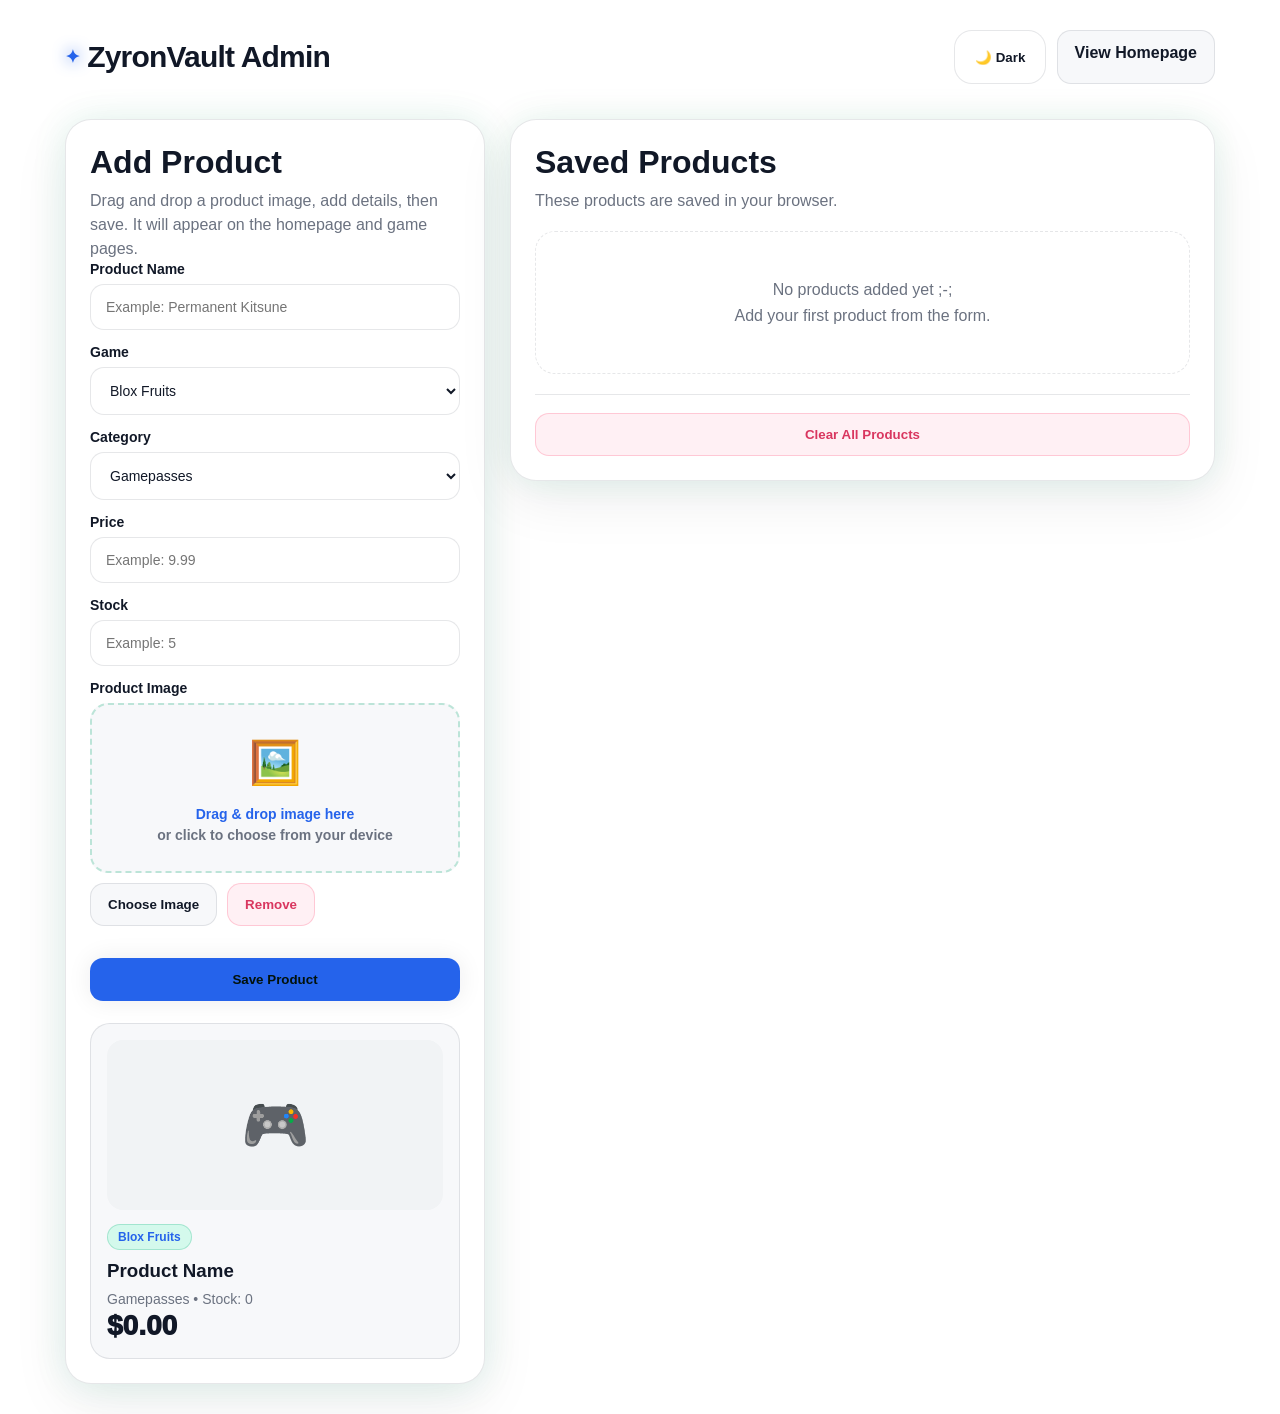
<file: add-items.html>
<!DOCTYPE html>
<html lang="en">
<head>
  <meta charset="UTF-8" />
  <meta name="viewport" content="width=device-width, initial-scale=1.0" />

  <title>Add Items - ZyronVault</title>

  <link rel="stylesheet" href="style.css">
</head>

<body class="admin-page light-mode">

  <main class="admin-wrap">
    <div class="topbar">
      <div class="logo">ZyronVault Admin</div>

      <div class="topbar-actions">
        <button class="theme-toggle" onclick="toggleTheme()">☀️ Light</button>
        <a class="back-btn" href="index.html">View Homepage</a>
      </div>
    </div>

    <div class="layout">
      <section class="panel">
        <h1>Add Product</h1>
        <p class="hint">
          Drag and drop a product image, add details, then save. It will appear on the homepage and game pages.
        </p>

        <div class="form-grid">
          <label>
            Product Name
            <input id="itemName" placeholder="Example: Permanent Kitsune">
          </label>

          <label>
            Game
            <select id="itemGame" onchange="updateCategories(); updatePreview();">
              <option value="Blox Fruits">Blox Fruits</option>
              <option value="Steal a Brainrot">Steal a Brainrot</option>
              <option value="Grow a Garden">Grow a Garden</option>
              <option value="RIVALS">RIVALS</option>
            </select>
          </label>

          <label>
            Category
            <select id="itemCategory" onchange="updatePreview()"></select>
          </label>

          <label>
            Price
            <input id="itemPrice" type="number" step="0.01" placeholder="Example: 9.99">
          </label>

          <label>
            Stock
            <input id="itemStock" type="number" placeholder="Example: 5">
          </label>

          <label>
            Product Image
            <div class="drop-zone" id="dropZone">
              <div class="drop-content" id="dropContent">
                <span class="upload-icon">🖼️</span>
                <strong>Drag & drop image here</strong><br>
                or click to choose from your device
              </div>
            </div>

            <input id="imageInput" type="file" accept="image/*" hidden>

            <div class="image-actions">
              <button class="small-btn" type="button" onclick="openFilePicker()">Choose Image</button>
              <button class="small-btn remove-img-btn" type="button" onclick="removeImage()">Remove</button>
            </div>
          </label>

          <button class="save-btn" onclick="saveItem()">Save Product</button>
        </div>

        <div class="preview-card">
          <div class="preview-img" id="previewImg">🎮</div>
          <span class="tag" id="previewGame">Blox Fruits</span>
          <h3 id="previewName">Product Name</h3>
          <p class="meta" id="previewMeta">Category • Stock</p>
          <p class="price" id="previewPrice">$0.00</p>
        </div>
      </section>

      <section class="panel">
        <h2>Saved Products</h2>
        <p class="hint">
          These products are saved in your browser.
        </p>

        <div class="items-list" id="itemsList"></div>

        <div class="danger-row">
          <button class="clear-all-btn" onclick="clearAllItems()">Clear All Products</button>
        </div>
      </section>
    </div>
  </main>

  <script src="items.js"></script>
  <script src="theme.js"></script>

  <script>
    const categoriesByGame = {
      "Blox Fruits": ["Gamepasses", "Perm Fruits", "Physical Fruits"],
      "Steal a Brainrot": ["Brainrots"],
      "Grow a Garden": ["Seeds", "Pets"],
      "RIVALS": ["Gamepasses", "Skin Cases"]
    };

    let selectedImageData = "";

    const itemName = document.getElementById("itemName");
    const itemGame = document.getElementById("itemGame");
    const itemCategory = document.getElementById("itemCategory");
    const itemPrice = document.getElementById("itemPrice");
    const itemStock = document.getElementById("itemStock");

    const dropZone = document.getElementById("dropZone");
    const dropContent = document.getElementById("dropContent");
    const imageInput = document.getElementById("imageInput");

    const previewImg = document.getElementById("previewImg");
    const previewGame = document.getElementById("previewGame");
    const previewName = document.getElementById("previewName");
    const previewMeta = document.getElementById("previewMeta");
    const previewPrice = document.getElementById("previewPrice");
    const itemsList = document.getElementById("itemsList");

    function loadItems() {
      return typeof getItems === "function" ? getItems() : [];
    }

    function updateCategories() {
      const game = itemGame.value;
      const categories = categoriesByGame[game] || [];

      itemCategory.innerHTML = "";

      categories.forEach(category => {
        const option = document.createElement("option");
        option.value = category;
        option.textContent = category;
        itemCategory.appendChild(option);
      });
    }

    function openFilePicker() {
      imageInput.click();
    }

    function removeImage() {
      selectedImageData = "";
      imageInput.value = "";

      dropContent.innerHTML = `
        <span class="upload-icon">🖼️</span>
        <strong>Drag & drop image here</strong><br>
        or click to choose from your device
      `;

      updatePreview();
    }

    function handleImageFile(file) {
      if (!file || !file.type.startsWith("image/")) {
        alert("Please choose an image file.");
        return;
      }

      const reader = new FileReader();

      reader.onload = function(event) {
        compressImage(event.target.result, function(compressedImage) {
          selectedImageData = compressedImage;

          dropContent.innerHTML = `
            <img src="${selectedImageData}" alt="Product image">
          `;

          updatePreview();
        });
      };

      reader.readAsDataURL(file);
    }

    function compressImage(dataUrl, callback) {
      const img = new Image();

      img.onload = function() {
        const maxSize = 700;
        let width = img.width;
        let height = img.height;

        if (width > height && width > maxSize) {
          height = Math.round((height * maxSize) / width);
          width = maxSize;
        } else if (height > width && height > maxSize) {
          width = Math.round((width * maxSize) / height);
          height = maxSize;
        } else if (width === height && width > maxSize) {
          width = maxSize;
          height = maxSize;
        }

        const canvas = document.createElement("canvas");
        canvas.width = width;
        canvas.height = height;

        const ctx = canvas.getContext("2d");
        ctx.drawImage(img, 0, 0, width, height);

        const compressedDataUrl = canvas.toDataURL("image/webp", 0.82);
        callback(compressedDataUrl);
      };

      img.src = dataUrl;
    }

    function updatePreview() {
      const name = itemName.value.trim() || "Product Name";
      const game = itemGame.value;
      const category = itemCategory.value || "Category";
      const price = Number(itemPrice.value || 0);
      const stock = Number(itemStock.value || 0);

      previewGame.textContent = game;
      previewName.textContent = name;
      previewMeta.textContent = category + " • " + (stock > 0 ? "Stock: " + stock : "Stock: 0");
      previewPrice.textContent = "$" + price.toFixed(2);

      if (selectedImageData) {
        previewImg.innerHTML = `<img src="${selectedImageData}" alt="${name}">`;
      } else {
        previewImg.innerHTML = "🎮";
      }
    }

    function saveItem() {
      const name = itemName.value.trim();
      const game = itemGame.value;
      const category = itemCategory.value;
      const price = Number(itemPrice.value);
      const stock = Number(itemStock.value);

      if (!name || !game || !category || isNaN(price) || isNaN(stock)) {
        alert("Please fill product name, game, category, price, and stock.");
        return;
      }

      addNewItem({
        name,
        game,
        category,
        price,
        stock,
        image: selectedImageData
      });

      itemName.value = "";
      itemPrice.value = "";
      itemStock.value = "";
      removeImage();

      updatePreview();
      renderSavedItems();

      alert("Product saved!");
    }

    function renderSavedItems() {
      const items = loadItems();

      itemsList.innerHTML = "";

      if (items.length === 0) {
        itemsList.innerHTML = `
          <div class="empty">
            No products added yet ;-;<br>
            Add your first product from the form.
          </div>
        `;
        return;
      }

      items.forEach(item => {
        const card = document.createElement("div");
        card.className = "saved-item";

        const imageHTML = item.image
          ? `<img src="${item.image}" alt="${item.name}" onerror="this.parentElement.innerHTML='🎮'">`
          : "🎮";

        card.innerHTML = `
          <div class="saved-img">${imageHTML}</div>

          <div>
            <h3>${item.name}</h3>
            <p>${item.game} • ${item.category}</p>
            <p>$${Number(item.price).toFixed(2)} • Stock: ${item.stock}</p>
          </div>

          <button class="delete-btn" onclick="deleteItem(${item.id})">Delete</button>
        `;

        itemsList.appendChild(card);
      });
    }

    function deleteItem(id) {
      const confirmDelete = confirm("Delete this product?");
      if (!confirmDelete) return;

      deleteItemById(id);
      renderSavedItems();
    }

    function clearAllItems() {
      const confirmClear = confirm("Delete all products?");
      if (!confirmClear) return;

      clearAllSavedItems();
      renderSavedItems();
    }

    dropZone.addEventListener("click", openFilePicker);

    imageInput.addEventListener("change", function() {
      handleImageFile(imageInput.files[0]);
    });

    dropZone.addEventListener("dragover", function(event) {
      event.preventDefault();
      dropZone.classList.add("dragover");
    });

    dropZone.addEventListener("dragleave", function() {
      dropZone.classList.remove("dragover");
    });

    dropZone.addEventListener("drop", function(event) {
      event.preventDefault();
      dropZone.classList.remove("dragover");

      const file = event.dataTransfer.files[0];
      handleImageFile(file);
    });

    [itemName, itemPrice, itemStock].forEach(input => {
      input.addEventListener("input", updatePreview);
    });

    document.addEventListener("DOMContentLoaded", () => {
      updateCategories();
      updatePreview();
      renderSavedItems();
    });
  </script>

</body>
</html>
</file>
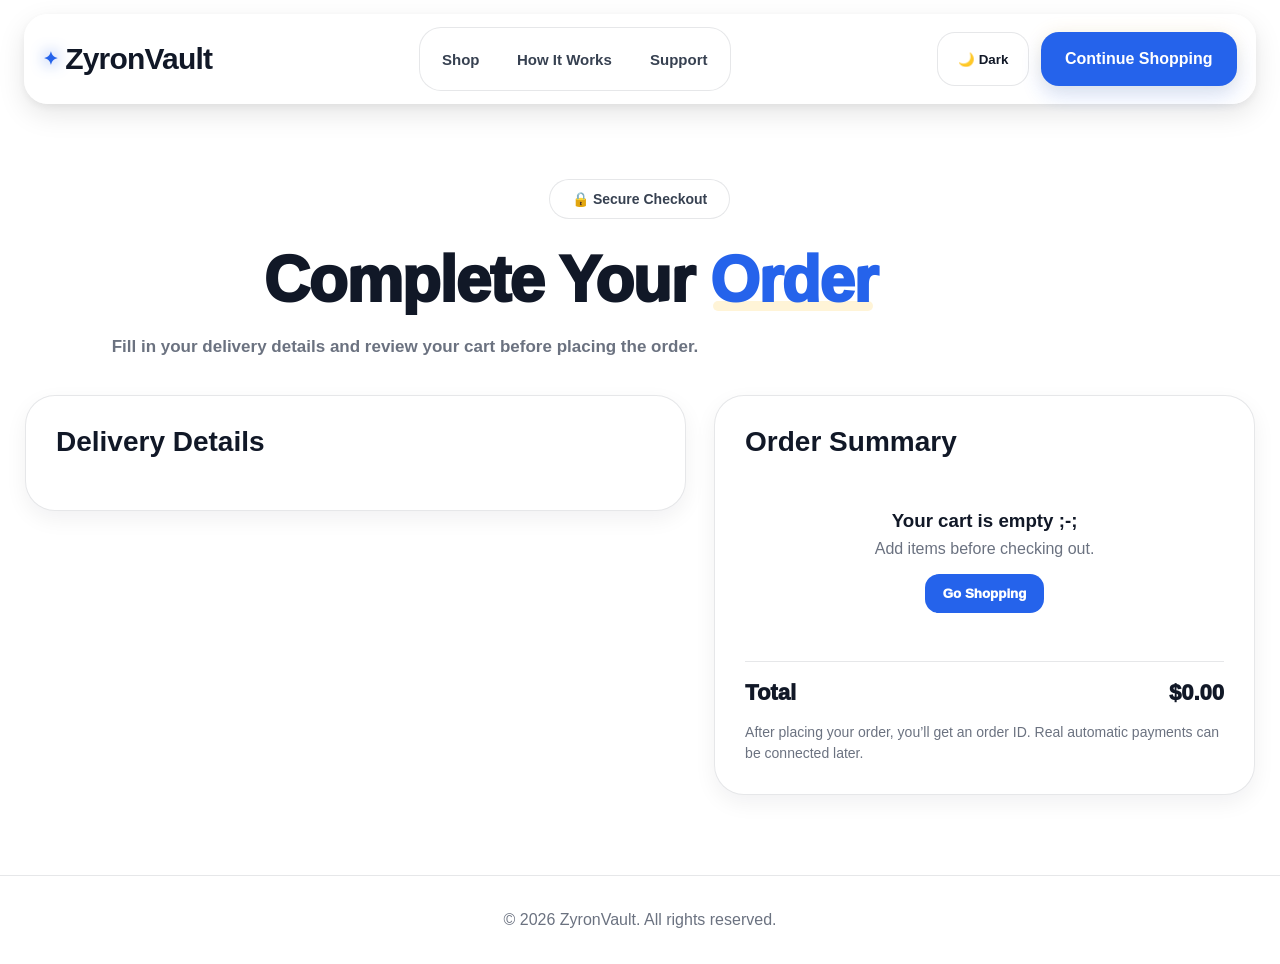
<file: checkout.html>
<!DOCTYPE html>
<html lang="en">
<head>
  <meta charset="UTF-8" />
  <meta name="viewport" content="width=device-width, initial-scale=1.0" />

  <title>ZyronVault Checkout</title>

  <link rel="stylesheet" href="style.css">
</head>

<body class="light-mode">

  <nav class="navbar">
    <a class="logo" href="index.html">ZyronVault</a>

    <div class="nav-center">
      <a href="index.html#shop">Shop</a>
      <a href="index.html#how-it-works">How It Works</a>
      <a href="index.html#support">Support</a>
    </div>

    <div class="nav-actions">
      <button class="theme-toggle" onclick="toggleTheme()">☀️ Light</button>

      <button class="cart-btn" onclick="window.location.href='index.html#shop'">
        Continue Shopping
      </button>
    </div>
  </nav>

  <main class="checkout-page">
    <section class="checkout-hero">
      <div class="hero-trust-pill">
        <span>🔒 Secure Checkout</span>
      </div>

      <h1 class="hero-title">
        Complete Your <span>Order</span>
      </h1>

      <p class="hero-subtitle">
        Fill in your delivery details and review your cart before placing the order.
      </p>
    </section>

    <section class="checkout-layout">
      <div class="checkout-form-card">
        <h2>Delivery Details</h2>

        <form id="checkoutForm">
          <label>
            Roblox Username
            <input type="text" id="robloxUsername" placeholder="Enter your Roblox username" required>
          </label>

          <label>
            Email or Discord
            <input type="text" id="contactInfo" placeholder="Email or Discord username" required>
          </label>

          <label>
            Delivery Notes
            <textarea id="deliveryNotes" placeholder="Any special instructions?"></textarea>
          </label>

          <label>
            Payment Method
            <select id="paymentMethod" required>
              <option value="">Select payment method</option>
              <option value="PayPal">PayPal</option>
              <option value="Google Pay">Google Pay</option>
              <option value="Crypto">Crypto</option>
              <option value="Manual Payment">Manual Payment</option>
            </select>
          </label>

          <button type="submit" class="place-order-btn">
            Place Order →
          </button>
        </form>
      </div>

      <div class="checkout-summary-card">
        <h2>Order Summary</h2>

        <div id="checkoutItems"></div>

        <div class="checkout-total-row">
          <span>Total</span>
          <strong id="checkoutTotal">$0.00</strong>
        </div>

        <p class="checkout-note">
          After placing your order, you’ll get an order ID. Real automatic payments can be connected later.
        </p>
      </div>
    </section>

    <section class="order-success" id="orderSuccess">
      <div class="success-card">
        <div class="success-icon">✅</div>
        <h2>Order Placed!</h2>
        <p>Your order has been saved successfully.</p>

        <div class="order-id-box">
          <span>Order ID</span>
          <strong id="orderIdText">---</strong>
        </div>

        <button class="place-order-btn" onclick="copyOrderId()">
          Copy Order ID
        </button>

        <button class="clear-btn" onclick="window.location.href='index.html'">
          Back Home
        </button>
      </div>
    </section>
  </main>

  <footer class="footer">
    © 2026 ZyronVault. All rights reserved.
  </footer>

  <script src="theme.js"></script>

  <script>
  const UPI_ID = "yourupiid@bank"; // put your real UPI ID here
  const STORE_NAME = "ZyronVault";

  let cart = [];

  try {
    cart = JSON.parse(localStorage.getItem("cart")) || [];
  } catch (error) {
    cart = [];
  }

  const checkoutItems = document.getElementById("checkoutItems");
  const checkoutTotal = document.getElementById("checkoutTotal");
  const checkoutForm = document.getElementById("checkoutForm");
  const orderSuccess = document.getElementById("orderSuccess");
  const orderIdText = document.getElementById("orderIdText");

  let latestOrderId = "";

  function getCartTotal() {
    let total = 0;

    cart.forEach(function(item) {
      total += Number(item.price || 0);
    });

    return total;
  }

  function makeUpiLink(orderId) {
    const amount = getCartTotal();

    return "upi://pay" +
      "?pa=" + encodeURIComponent(UPI_ID) +
      "&pn=" + encodeURIComponent(STORE_NAME) +
      "&am=" + encodeURIComponent(amount.toFixed(2)) +
      "&cu=INR" +
      "&tn=" + encodeURIComponent("ZyronVault Order " + orderId);
  }

  function renderCheckout() {
    checkoutItems.innerHTML = "";

    if (cart.length === 0) {
      checkoutItems.innerHTML =
        '<div class="empty-checkout">' +
          '<h3>Your cart is empty ;-;</h3>' +
          '<p>Add items before checking out.</p>' +
          '<button onclick="window.location.href=\'index.html#shop\'">Go Shopping</button>' +
        '</div>';

      checkoutTotal.textContent = "$0.00";
      checkoutForm.style.display = "none";
      return;
    }

    checkoutForm.style.display = "block";

    let total = 0;

    cart.forEach(function(item) {
      const price = Number(item.price || 0);
      total += price;

      const row = document.createElement("div");
      row.className = "checkout-item";

      let imageHTML = "<span>🎮</span>";

      if (item.image) {
        imageHTML = '<img src="' + item.image + '" alt="' + (item.name || "Item") + '">';
      }

      row.innerHTML =
        '<div class="checkout-item-img">' +
          imageHTML +
        '</div>' +

        '<div class="checkout-item-info">' +
          '<h3>' + (item.name || "Unnamed Item") + '</h3>' +
          '<p>' + (item.game || "Game") + ' • ' + (item.category || "Item") + '</p>' +
        '</div>' +

        '<strong>$' + price.toFixed(2) + '</strong>';

      checkoutItems.appendChild(row);
    });

    checkoutTotal.textContent = "$" + total.toFixed(2);
  }

  checkoutForm.addEventListener("submit", function(event) {
    event.preventDefault();

    if (cart.length === 0) {
      alert("Your cart is empty.");
      return;
    }

    const paymentMethod = document.getElementById("paymentMethod").value;

    if (!paymentMethod) {
      alert("Please select a payment method.");
      return;
    }

    const orderId = "ZYRON-" + Date.now();
    latestOrderId = orderId;

    const order = {
      id: orderId,
      createdAt: new Date().toLocaleString(),
      robloxUsername: document.getElementById("robloxUsername").value.trim(),
      contactInfo: document.getElementById("contactInfo").value.trim(),
      deliveryNotes: document.getElementById("deliveryNotes").value.trim(),
      paymentMethod: paymentMethod,
      items: cart,
      total: checkoutTotal.textContent,
      status: "Pending"
    };

    let oldOrders = [];

    try {
      oldOrders = JSON.parse(localStorage.getItem("zyron_orders")) || [];
    } catch (error) {
      oldOrders = [];
    }

    oldOrders.push(order);
    localStorage.setItem("zyron_orders", JSON.stringify(oldOrders));

    orderIdText.textContent = orderId;
    orderSuccess.classList.add("active");

    if (paymentMethod === "Google Pay") {
  const upiLink = makeUpiLink(orderId);

  const isMobile = /Android|iPhone|iPad|iPod/i.test(navigator.userAgent);

  if (isMobile) {
    window.location.href = upiLink;
  } else {
    alert(
      "Google Pay / UPI works only on mobile.\n\n" +
      "Pay manually to this UPI ID:\n" +
      UPI_ID +
      "\n\nAmount: " +
      checkoutTotal.textContent
    );
  }
}

    localStorage.setItem("cart", "[]");
    cart = [];

    checkoutForm.reset();
  });

  function copyOrderId() {
    navigator.clipboard.writeText(latestOrderId);
    alert("Order ID copied!");
  }

  document.addEventListener("DOMContentLoaded", function() {
    renderCheckout();
  });
</script>

</body>
</html>
</file>
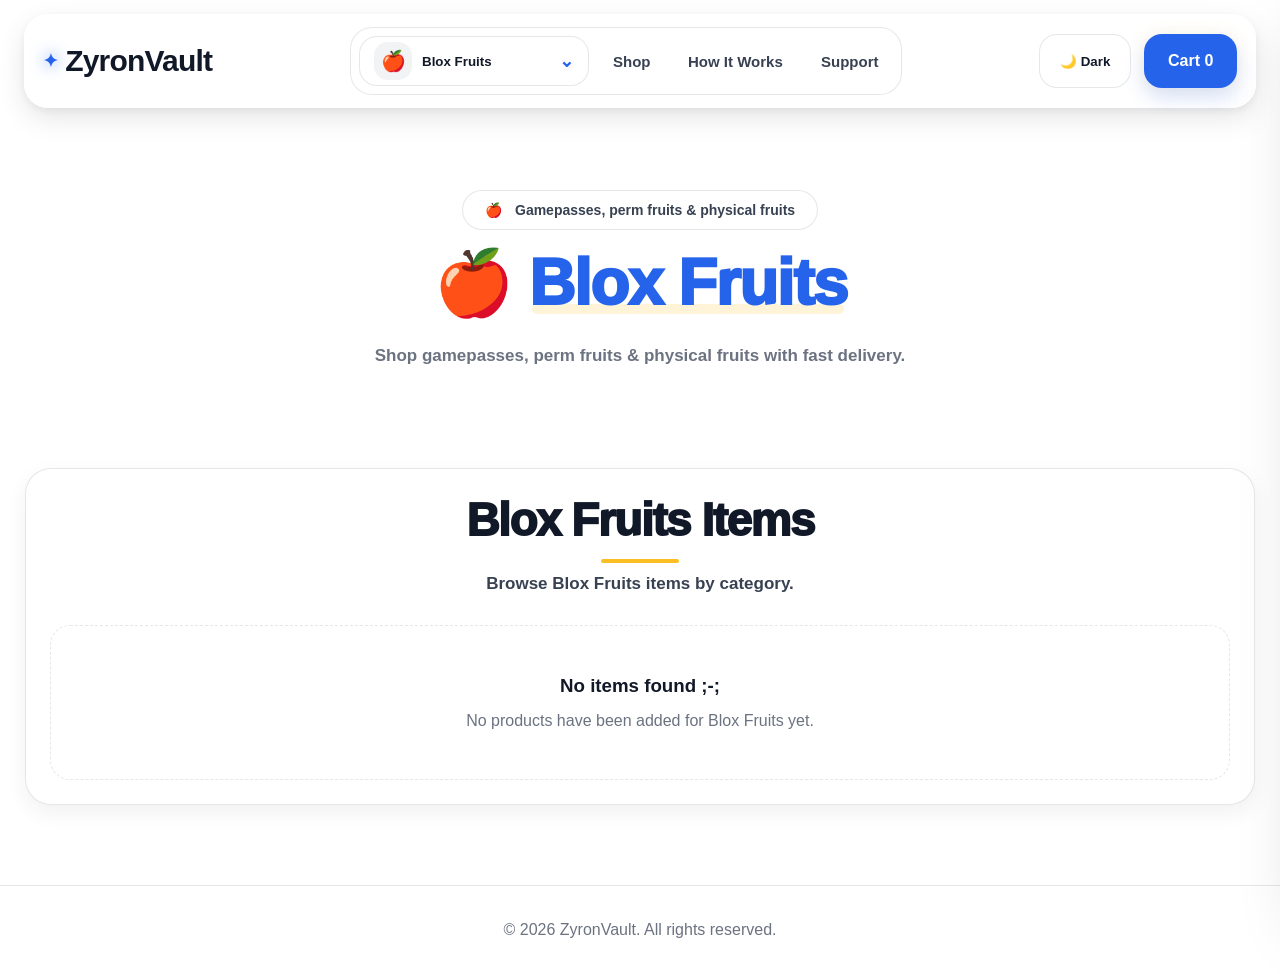
<file: game.html>
<!DOCTYPE html>
<html lang="en">
<head>
  <meta charset="UTF-8" />
  <meta name="viewport" content="width=device-width, initial-scale=1.0" />

  <title>ZyronVault Game</title>

  <link href="https://fonts.googleapis.com/css2?family=Fredoka:wght@400;500;600;700&display=swap" rel="stylesheet">
  <link rel="stylesheet" href="style.css">
</head>

<body class="game-page light-mode">

  <nav class="navbar">
    <a class="logo" href="index.html">ZyronVault</a>

    <div class="nav-center">
      <div class="game-dropdown" id="gameDropdown">
        <button class="game-dropdown-btn" onclick="toggleGameDropdown()">
          <span class="selected-game-icon" id="selectedGameIcon">🌐</span>
          <span id="selectedGameName">All Games</span>
          <span class="dropdown-arrow">⌄</span>
        </button>

        <div class="game-menu" id="gameMenu"></div>
      </div>

      <a href="#shop">Shop</a>
      <a href="index.html#how-it-works">How It Works</a>
      <a href="index.html#support">Support</a>
    </div>

    <div class="nav-actions">
      <button class="theme-toggle" onclick="toggleTheme()">☀️ Light</button>

      <button class="cart-btn" onclick="openCart()">
        Cart <span id="cartCount">0</span>
      </button>
    </div>
  </nav>

  <section class="game-hero">
    <div class="hero-trust-pill">
      <span id="gameHeroIcon">🎮</span>
      <span id="gameHeroTag">Fast delivery</span>
    </div>

    <h1 class="hero-title" id="gameTitle">Game Items</h1>

    <p class="hero-subtitle" id="gameSubtitle">
      Browse items for your favorite game.
    </p>
  </section>

  <main class="container">
    <section class="shop-panel" id="shop">
      <div class="section-title best-seller-title">
        <h2 id="shopTitle">Best Sellers</h2>
        <p id="shopSubtitle">Items are grouped by category.</p>
      </div>

      <div class="game-category-stack" id="itemsGrid"></div>
    </section>
  </main>

  <aside class="cart-drawer" id="cartDrawer">
    <div class="cart-header">
      <h2>Your Cart</h2>
      <button class="close-btn" onclick="closeCart()">Close</button>
    </div>

    <div id="cartItems"></div>

    <div class="cart-total">
      <span>Total</span>
      <span id="cartTotal">$0.00</span>
    </div>

    <button class="checkout-btn" onclick="checkout()">Checkout</button>
  </aside>

  <footer class="footer">
    © 2026 ZyronVault. All rights reserved.
  </footer>

  <script src="items.js"></script>
  <script src="theme.js"></script>

  <script>
    const games = [
      {
        name: "All Games",
        icon: "🌐",
        description: "View everything",
        tag: "All",
        page: "index.html#shop"
      },
      {
        name: "Blox Fruits",
        icon: "🍎",
        description: "Gamepasses, perm fruits & physical fruits",
        tag: "Fast",
        page: "game.html?game=Blox%20Fruits"
      },
      {
        name: "Steal a Brainrot",
        icon: "🧠",
        description: "Brainrots only",
        tag: "Fast",
        page: "game.html?game=Steal%20a%20Brainrot"
      },
      {
        name: "Grow a Garden",
        icon: "🌱",
        description: "Seeds & pets",
        tag: "Fast",
        page: "game.html?game=Grow%20a%20Garden"
      },
      {
        name: "RIVALS",
        icon: "🎯",
        description: "Gamepasses & skin cases",
        tag: "Fast",
        page: "game.html?game=RIVALS"
      }
    ];

    const params = new URLSearchParams(window.location.search);
    const currentGame = params.get("game") || "Blox Fruits";

    let cart = JSON.parse(localStorage.getItem("cart")) || [];

    const gameDropdown = document.getElementById("gameDropdown");
    const gameMenu = document.getElementById("gameMenu");

    const selectedGameIcon = document.getElementById("selectedGameIcon");
    const selectedGameName = document.getElementById("selectedGameName");

    const gameHeroIcon = document.getElementById("gameHeroIcon");
    const gameHeroTag = document.getElementById("gameHeroTag");
    const gameTitle = document.getElementById("gameTitle");
    const gameSubtitle = document.getElementById("gameSubtitle");

    const shopTitle = document.getElementById("shopTitle");
    const shopSubtitle = document.getElementById("shopSubtitle");

    const itemsGrid = document.getElementById("itemsGrid");

    const cartDrawer = document.getElementById("cartDrawer");
    const cartItems = document.getElementById("cartItems");
    const cartTotal = document.getElementById("cartTotal");
    const cartCount = document.getElementById("cartCount");

    function loadItems() {
      if (typeof getItems === "function") {
        return getItems();
      }

      return [];
    }

    function getCurrentGameInfo() {
      return games.find(game => game.name === currentGame) || games[1];
    }

    function renderGameMenu() {
      gameMenu.innerHTML = "";

      games.forEach(game => {
        const item = document.createElement("div");
        item.className = "game-menu-item";

        item.innerHTML = `
          <span class="game-menu-icon">${game.icon}</span>

          <div>
            <h4>${game.name}</h4>
            <p>${game.description}</p>
          </div>

          <span class="quick-tag">${game.tag}</span>
        `;

        item.addEventListener("click", () => {
          window.location.href = game.page;
        });

        gameMenu.appendChild(item);
      });
    }

    function toggleGameDropdown() {
      gameDropdown.classList.toggle("open");
      gameMenu.classList.toggle("active");
    }

    function closeGameDropdown() {
      gameDropdown.classList.remove("open");
      gameMenu.classList.remove("active");
    }

    function setGameHeader() {
      const game = getCurrentGameInfo();

      document.title = `${currentGame} - ZyronVault`;

      selectedGameIcon.textContent = game.icon;
      selectedGameName.textContent = game.name;

      gameHeroIcon.textContent = game.icon;
      gameHeroTag.textContent = game.description;

      gameTitle.innerHTML = `${game.icon} <span>${currentGame}</span>`;
      gameSubtitle.innerHTML = `Shop ${game.description.toLowerCase()} with fast delivery.`;

      shopTitle.textContent = `${currentGame} Items`;
      shopSubtitle.textContent = `Browse ${currentGame} items by category.`;
    }

    function getCategoryOrder(gameName) {
      const categoryOrders = {
        "Blox Fruits": [
          "Best Sellers",
          "Physical Fruits",
          "Perm Fruits",
          "Gamepasses"
        ],

        "Grow a Garden": [
          "Best Sellers",
          "Seeds",
          "Pets"
        ],

        "RIVALS": [
          "Best Sellers",
          "Gamepasses",
          "Skin Cases"
        ],

        "Steal a Brainrot": [
          "Best Sellers",
          "Brainrots"
        ]
      };

      return categoryOrders[gameName] || ["Best Sellers"];
    }

    function normalizeText(text) {
      return String(text || "")
        .toLowerCase()
        .replace(/permanent/g, "perm")
        .replace(/perm fruit/g, "perm fruits")
        .replace(/physical fruit/g, "physical fruits")
        .replace(/skin case/g, "skin cases")
        .replace(/gamepass/g, "gamepasses")
        .trim();
    }

    function getSectionItems(items, sectionName) {
      if (sectionName === "Best Sellers") {
        return items.slice(0, 10);
      }

      return items.filter(item => {
        return normalizeText(item.category) === normalizeText(sectionName);
      });
    }

    function getSectionEmoji(sectionName) {
      const emojis = {
        "Best Sellers": "🔥",
        "Physical Fruits": "🍎",
        "Perm Fruits": "👑",
        "Gamepasses": "🎫",
        "Brainrots": "🧠",
        "Seeds": "🌱",
        "Pets": "🐾",
        "Skin Cases": "🎯"
      };

      return emojis[sectionName] || "✨";
    }

    function getSectionClass(sectionName) {
      return "section-category-" + sectionName.toLowerCase().replace(/\s+/g, "-");
    }

    function setupCarouselButtons(section) {
      const track = section.querySelector(".game-carousel-track");
      const prevBtn = section.querySelector(".carousel-arrow.prev");
      const nextBtn = section.querySelector(".carousel-arrow.next");

      if (!track || !prevBtn || !nextBtn) return;

      prevBtn.addEventListener("click", () => {
        track.scrollBy({
          left: -360,
          behavior: "smooth"
        });
      });

      nextBtn.addEventListener("click", () => {
        track.scrollBy({
          left: 360,
          behavior: "smooth"
        });
      });
    }

    function renderGameItems() {
      const allItems = loadItems();

      const gameItems = allItems.filter(item => {
        return item.game === currentGame;
      });

      itemsGrid.innerHTML = "";

      if (gameItems.length === 0) {
        itemsGrid.innerHTML = `
          <div class="empty-state">
            <h3>No items found ;-;</h3>
            <p>No products have been added for ${currentGame} yet.</p>
          </div>
        `;
        return;
      }

      const categoryOrder = getCategoryOrder(currentGame);

      categoryOrder.forEach(sectionName => {
        const sectionItems = getSectionItems(gameItems, sectionName);

        if (sectionItems.length === 0) {
          return;
        }

        const section = document.createElement("section");

        const extraClass = sectionName === "Best Sellers"
          ? "section-best-sellers"
          : getSectionClass(sectionName);

        section.className = `game-carousel-section ${extraClass}`;

        section.innerHTML = `
          <div class="game-carousel-head">
            <h2>${getSectionEmoji(sectionName)} ${sectionName}</h2>

            <div class="game-carousel-nav">
              <button class="carousel-arrow prev" type="button">&#8249;</button>
              <button class="carousel-arrow next" type="button">&#8250;</button>
            </div>
          </div>

          <div class="game-carousel-track-wrap">
            <div class="game-carousel-track"></div>
          </div>
        `;

        const track = section.querySelector(".game-carousel-track");

        renderCards(sectionItems, track);

        itemsGrid.appendChild(section);

        setupCarouselButtons(section);
      });
    }

    function renderCards(items, grid) {
      grid.innerHTML = "";

      items.forEach(item => {
        const card = document.createElement("div");
        card.className = "item-card";

        const stock = Number(item.stock || 0);
        const price = Number(item.price || 0);

        const imageHTML = item.image
          ? `<img src="${item.image}" alt="${item.name}" onerror="this.parentElement.innerHTML='<div class=&quot;placeholder-img&quot;>🎮</div>'">`
          : `<div class="placeholder-img">🎮</div>`;

        card.innerHTML = `
          <div class="item-img-wrap">
            ${imageHTML}
          </div>

          <span class="item-tag">${item.category || "Item"}</span>

          <h3>${item.name || "Unnamed Item"}</h3>

          <p class="item-meta">
            ${item.game || "Game"}<br>
            ${stock > 0 ? "Stock: " + stock : "Out of stock"}
          </p>

          <div class="item-bottom">
            <span class="price">$${price.toFixed(2)}</span>
            <button class="add-btn" ${stock > 0 ? "" : "disabled"}>Add</button>
          </div>
        `;

        card.querySelector(".add-btn").addEventListener("click", () => {
          addToCart(item.id);
        });

        grid.appendChild(card);
      });
    }

    function addToCart(id) {
      const item = loadItems().find(product => String(product.id) === String(id));

      if (!item) {
        alert("Item not found.");
        return;
      }

      cart.push(item);
      saveCart();
      updateCart();
      openCart();
    }

    function removeFromCart(index) {
      cart.splice(index, 1);
      saveCart();
      updateCart();
    }

    function saveCart() {
      localStorage.setItem("cart", JSON.stringify(cart));
    }

    function updateCart() {
      cartItems.innerHTML = "";

      let total = 0;

      if (cart.length === 0) {
        cartItems.innerHTML = `<p style="color:var(--muted);">Your cart is empty.</p>`;
      }

      cart.forEach((item, index) => {
        const price = Number(item.price || 0);
        total += price;

        const cartItem = document.createElement("div");
        cartItem.className = "cart-item";

        cartItem.innerHTML = `
          <div>
            <strong>${item.name}</strong>
            <p>${item.game} • ${item.category}</p>
            <p>$${price.toFixed(2)}</p>
          </div>

          <button class="close-btn" onclick="removeFromCart(${index})">X</button>
        `;

        cartItems.appendChild(cartItem);
      });

      cartTotal.textContent = "$" + total.toFixed(2);
      cartCount.textContent = cart.length;
    }

    function openCart() {
      cartDrawer.classList.add("active");
    }

    function closeCart() {
      cartDrawer.classList.remove("active");
    }

    function checkout() {
      if (cart.length === 0) {
        alert("Your cart is empty.");
        return;
      }

      window.location.href = "checkout.html";
    }

    document.addEventListener("click", event => {
      if (!gameDropdown.contains(event.target)) {
        closeGameDropdown();
      }
    });

    document.addEventListener("keydown", event => {
      if (event.key === "Escape") {
        closeGameDropdown();
      }
    });

    document.addEventListener("DOMContentLoaded", () => {
      setGameHeader();
      renderGameMenu();
      renderGameItems();
      updateCart();
    });
  </script>

</body>
</html>
</file>
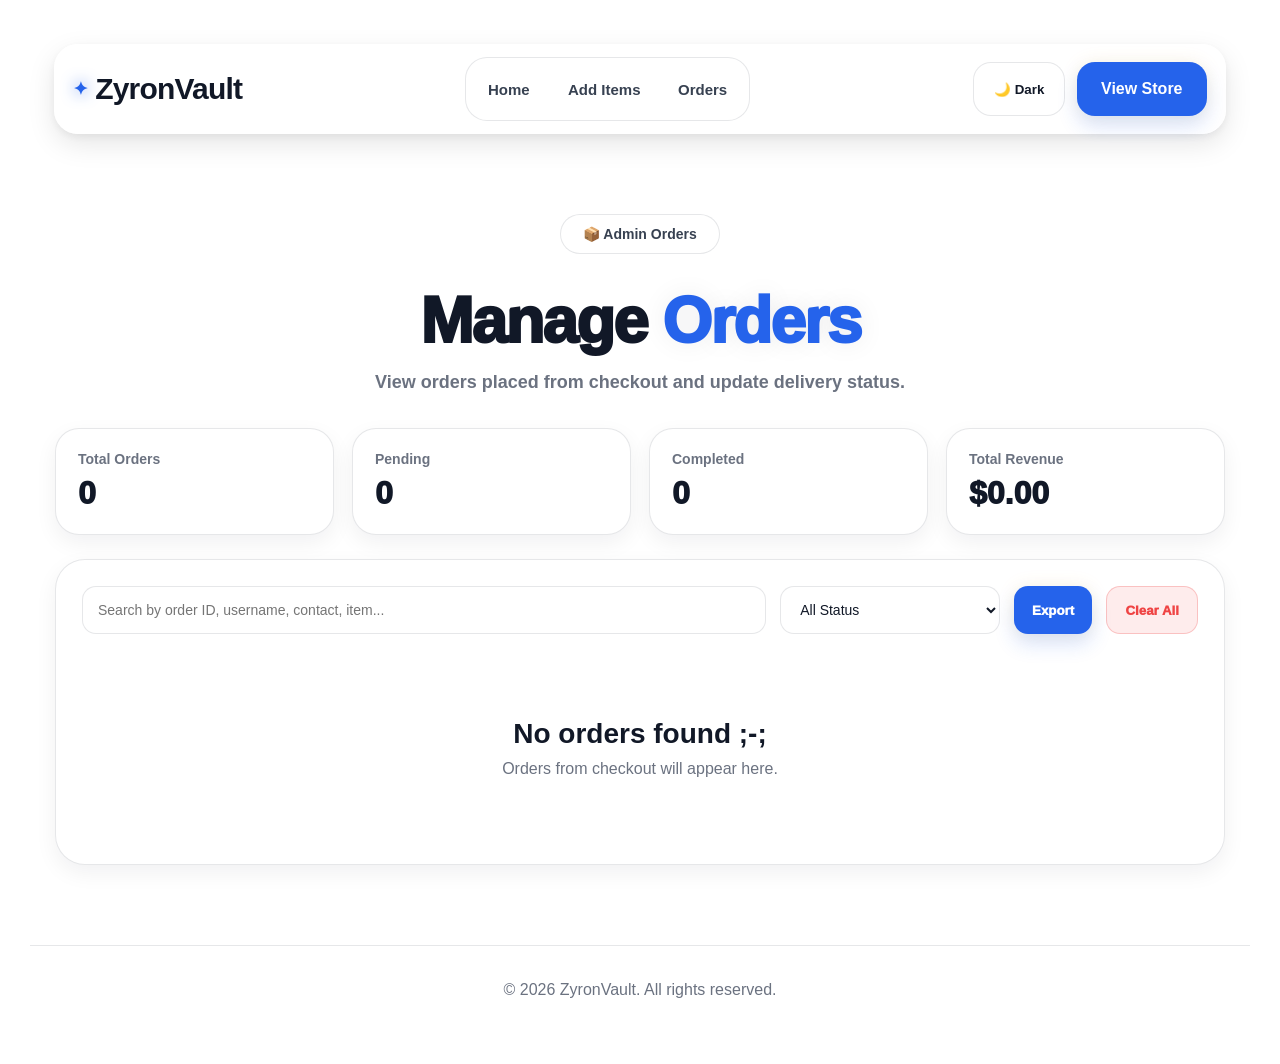
<file: orders.html>
<!DOCTYPE html>
<html lang="en">
<head>
  <meta charset="UTF-8" />
  <meta name="viewport" content="width=device-width, initial-scale=1.0" />

  <title>ZyronVault Orders</title>

  <link rel="stylesheet" href="style.css">

  <style>
    .orders-page {
      max-width: 1380px;
      margin: 0 auto;
      padding: 35px 25px 80px;
    }

    .orders-hero {
      text-align: center;
      padding: 45px 20px 35px;
    }

    .orders-hero h1 {
      font-size: clamp(42px, 5vw, 76px);
      font-weight: 1000;
      color: var(--text);
      letter-spacing: -2px;
    }

    .orders-hero h1 span {
      color: var(--green);
      text-shadow: 0 0 26px var(--shadow);
    }

    .orders-hero p {
      color: var(--muted);
      margin-top: 14px;
      font-size: 18px;
      font-weight: 700;
    }

    .orders-stats {
      display: grid;
      grid-template-columns: repeat(4, 1fr);
      gap: 18px;
      margin-bottom: 24px;
    }

    .orders-stat-card {
      background:
        radial-gradient(circle at top, rgba(0, 255, 153, 0.12), transparent 45%),
        var(--panel);
      border: 1.5px solid rgba(0, 255, 153, 0.22);
      border-radius: 24px;
      padding: 22px;
      box-shadow: 0 16px 38px rgba(0, 0, 0, 0.14), 0 0 24px var(--shadow);
    }

    .orders-stat-card p {
      color: var(--muted);
      font-size: 14px;
      font-weight: 900;
      margin-bottom: 8px;
    }

    .orders-stat-card h2 {
      color: var(--green);
      font-size: 32px;
      font-weight: 1000;
    }

    .orders-panel {
      background:
        radial-gradient(circle at top, rgba(0, 255, 153, 0.08), transparent 45%),
        var(--panel);
      border: 1.5px solid rgba(0, 255, 153, 0.22);
      border-radius: 30px;
      padding: 26px;
      box-shadow: 0 18px 45px rgba(0, 0, 0, 0.16), 0 0 28px var(--shadow);
      backdrop-filter: blur(18px);
    }

    .orders-tools {
      display: grid;
      grid-template-columns: 1fr 220px auto auto;
      gap: 14px;
      margin-bottom: 24px;
    }

    .orders-tools input,
    .orders-tools select {
      width: 100%;
      background: var(--input);
      color: var(--text);
      border: 1px solid var(--line);
      padding: 14px 15px;
      border-radius: 14px;
      outline: none;
      font-size: 14px;
    }

    .orders-btn {
      border: none;
      border-radius: 14px;
      padding: 13px 18px;
      cursor: pointer;
      font-weight: 1000;
      background: var(--green);
      color: #03120b;
      white-space: nowrap;
    }

    .orders-danger-btn {
      border: 1px solid rgba(255, 60, 100, 0.28);
      border-radius: 14px;
      padding: 13px 18px;
      cursor: pointer;
      font-weight: 1000;
      background: rgba(255, 60, 100, 0.10);
      color: #ff4d78;
      white-space: nowrap;
    }

    .orders-list {
      display: grid;
      gap: 18px;
    }

    .order-card {
      background: var(--panel-2);
      border: 1px solid var(--line);
      border-radius: 24px;
      padding: 22px;
      transition: 0.22s;
    }

    .order-card:hover {
      transform: translateY(-4px);
      border-color: rgba(0, 255, 153, 0.35);
      box-shadow: 0 0 26px var(--shadow);
    }

    .order-top {
      display: flex;
      justify-content: space-between;
      gap: 16px;
      align-items: flex-start;
      margin-bottom: 18px;
    }

    .order-id {
      color: var(--green);
      font-size: 20px;
      font-weight: 1000;
      margin-bottom: 6px;
    }

    .order-date {
      color: var(--muted);
      font-size: 13px;
      font-weight: 800;
    }

    .order-status {
      min-width: 150px;
      background: var(--input);
      color: var(--text);
      border: 1px solid rgba(0, 255, 153, 0.25);
      border-radius: 14px;
      padding: 11px 12px;
      font-weight: 900;
      outline: none;
    }

    .order-info-grid {
      display: grid;
      grid-template-columns: repeat(4, 1fr);
      gap: 12px;
      margin-bottom: 18px;
    }

    .order-info-box {
      background: var(--panel-3);
      border: 1px solid var(--line);
      border-radius: 16px;
      padding: 13px;
    }

    .order-info-box span {
      display: block;
      color: var(--muted);
      font-size: 12px;
      font-weight: 900;
      margin-bottom: 5px;
    }

    .order-info-box strong {
      color: var(--text);
      font-size: 14px;
      word-break: break-word;
    }

    .order-items {
      display: grid;
      gap: 10px;
      margin-top: 14px;
    }

    .order-item {
      display: grid;
      grid-template-columns: 58px 1fr auto;
      gap: 12px;
      align-items: center;
      background: var(--panel-3);
      border: 1px solid var(--line);
      border-radius: 16px;
      padding: 10px;
    }

    .order-item-img {
      width: 58px;
      height: 58px;
      border-radius: 14px;
      background: var(--image-bg);
      display: flex;
      align-items: center;
      justify-content: center;
      overflow: hidden;
    }

    .order-item-img img {
      width: 100%;
      height: 100%;
      object-fit: contain;
      padding: 6px;
    }

    .order-item-img span {
      font-size: 26px;
    }

    .order-item h4 {
      color: var(--text);
      font-size: 15px;
      margin-bottom: 4px;
    }

    .order-item p {
      color: var(--muted);
      font-size: 12px;
      font-weight: 800;
    }

    .order-item-price {
      color: var(--green);
      font-weight: 1000;
      font-size: 16px;
    }

    .order-notes {
      margin-top: 14px;
      background: rgba(0, 255, 153, 0.06);
      border: 1px solid rgba(0, 255, 153, 0.16);
      border-radius: 16px;
      padding: 13px;
      color: var(--muted-2);
      line-height: 1.5;
      font-size: 14px;
    }

    .order-actions {
      display: flex;
      justify-content: flex-end;
      flex-wrap: wrap;
      gap: 10px;
      margin-top: 18px;
    }

    .small-order-btn {
      border: 1px solid var(--line);
      background: var(--panel-3);
      color: var(--text);
      padding: 10px 13px;
      border-radius: 12px;
      cursor: pointer;
      font-weight: 1000;
    }

    .small-order-btn:hover {
      color: var(--green);
      border-color: rgba(0, 255, 153, 0.38);
    }

    .empty-orders {
      text-align: center;
      padding: 60px 20px;
      color: var(--muted);
    }

    .empty-orders h2 {
      color: var(--text);
      margin-bottom: 10px;
      font-size: 28px;
    }

    body.light-mode .orders-stat-card,
    body.light-mode .orders-panel {
      background:
        radial-gradient(circle at top, rgba(0, 184, 117, 0.10), transparent 45%),
        rgba(255, 255, 255, 0.82);
    }

    @media (max-width: 980px) {
      .orders-stats {
        grid-template-columns: repeat(2, 1fr);
      }

      .orders-tools {
        grid-template-columns: 1fr;
      }

      .order-info-grid {
        grid-template-columns: repeat(2, 1fr);
      }
    }

    @media (max-width: 620px) {
      .orders-stats {
        grid-template-columns: 1fr;
      }

      .order-top {
        flex-direction: column;
      }

      .order-status {
        width: 100%;
      }

      .order-info-grid {
        grid-template-columns: 1fr;
      }

      .order-item {
        grid-template-columns: 52px 1fr;
      }

      .order-item-price {
        grid-column: 2;
      }
    }
  </style>
</head>

<body class="admin-page light-mode">

  <nav class="navbar">
    <a class="logo" href="index.html">ZyronVault</a>

    <div class="nav-center">
      <a href="index.html">Home</a>
      <a href="add-items.html">Add Items</a>
      <a href="orders.html">Orders</a>
    </div>

    <div class="nav-actions">
      <button class="theme-toggle" onclick="toggleTheme()">☀️ Light</button>

      <button class="cart-btn" onclick="window.location.href='index.html#shop'">
        View Store
      </button>
    </div>
  </nav>

  <main class="orders-page">
    <section class="orders-hero">
      <div class="hero-trust-pill">
        <span>📦 Admin Orders</span>
      </div>

      <h1>Manage <span>Orders</span></h1>
      <p>View orders placed from checkout and update delivery status.</p>
    </section>

    <section class="orders-stats">
      <div class="orders-stat-card">
        <p>Total Orders</p>
        <h2 id="totalOrders">0</h2>
      </div>

      <div class="orders-stat-card">
        <p>Pending</p>
        <h2 id="pendingOrders">0</h2>
      </div>

      <div class="orders-stat-card">
        <p>Completed</p>
        <h2 id="completedOrders">0</h2>
      </div>

      <div class="orders-stat-card">
        <p>Total Revenue</p>
        <h2 id="totalRevenue">$0</h2>
      </div>
    </section>

    <section class="orders-panel">
      <div class="orders-tools">
        <input
          type="text"
          id="orderSearch"
          placeholder="Search by order ID, username, contact, item..."
          oninput="renderOrders()"
        >

        <select id="statusFilter" onchange="renderOrders()">
          <option value="all">All Status</option>
          <option value="Pending">Pending</option>
          <option value="Paid">Paid</option>
          <option value="Delivering">Delivering</option>
          <option value="Completed">Completed</option>
          <option value="Cancelled">Cancelled</option>
        </select>

        <button class="orders-btn" onclick="exportOrders()">Export</button>

        <button class="orders-danger-btn" onclick="clearAllOrders()">Clear All</button>
      </div>

      <div class="orders-list" id="ordersList"></div>
    </section>
  </main>

  <footer class="footer">
    © 2026 ZyronVault. All rights reserved.
  </footer>

  <script src="theme.js"></script>

  <script>
    const ORDERS_KEY = "zyron_orders";

    const totalOrders = document.getElementById("totalOrders");
    const pendingOrders = document.getElementById("pendingOrders");
    const completedOrders = document.getElementById("completedOrders");
    const totalRevenue = document.getElementById("totalRevenue");

    const orderSearch = document.getElementById("orderSearch");
    const statusFilter = document.getElementById("statusFilter");
    const ordersList = document.getElementById("ordersList");

    function getOrders() {
      return JSON.parse(localStorage.getItem(ORDERS_KEY)) || [];
    }

    function saveOrders(orders) {
      localStorage.setItem(ORDERS_KEY, JSON.stringify(orders));
    }

    function moneyToNumber(value) {
      return Number(String(value || "0").replace("$", "")) || 0;
    }

    function renderStats(orders) {
      const pending = orders.filter(order => order.status === "Pending").length;
      const completed = orders.filter(order => order.status === "Completed").length;

      const revenue = orders.reduce((sum, order) => {
        return sum + moneyToNumber(order.total);
      }, 0);

      totalOrders.textContent = orders.length;
      pendingOrders.textContent = pending;
      completedOrders.textContent = completed;
      totalRevenue.textContent = "$" + revenue.toFixed(2);
    }

    function renderOrders() {
      const allOrders = getOrders().reverse();

      renderStats(allOrders);

      const searchValue = orderSearch.value.toLowerCase().trim();
      const selectedStatus = statusFilter.value;

      let filteredOrders = [...allOrders];

      if (selectedStatus !== "all") {
        filteredOrders = filteredOrders.filter(order => order.status === selectedStatus);
      }

      if (searchValue) {
        filteredOrders = filteredOrders.filter(order => {
          const itemsText = (order.items || [])
            .map(item => `${item.name} ${item.game} ${item.category}`)
            .join(" ")
            .toLowerCase();

          return (
            String(order.id || "").toLowerCase().includes(searchValue) ||
            String(order.robloxUsername || "").toLowerCase().includes(searchValue) ||
            String(order.contactInfo || "").toLowerCase().includes(searchValue) ||
            String(order.paymentMethod || "").toLowerCase().includes(searchValue) ||
            itemsText.includes(searchValue)
          );
        });
      }

      ordersList.innerHTML = "";

      if (filteredOrders.length === 0) {
        ordersList.innerHTML = `
          <div class="empty-orders">
            <h2>No orders found ;-;</h2>
            <p>Orders from checkout will appear here.</p>
          </div>
        `;
        return;
      }

      filteredOrders.forEach(order => {
        const card = document.createElement("div");
        card.className = "order-card";

        const itemsHTML = (order.items || []).map(item => {
          const price = Number(item.price || 0).toFixed(2);

          return `
            <div class="order-item">
              <div class="order-item-img">
                ${
                  item.image
                    ? `<img src="${item.image}" alt="${item.name}">`
                    : `<span>🎮</span>`
                }
              </div>

              <div>
                <h4>${item.name || "Unnamed Item"}</h4>
                <p>${item.game || "Game"} • ${item.category || "Item"}</p>
              </div>

              <div class="order-item-price">$${price}</div>
            </div>
          `;
        }).join("");

        card.innerHTML = `
          <div class="order-top">
            <div>
              <div class="order-id">${order.id || "No ID"}</div>
              <div class="order-date">${order.createdAt || "No date"}</div>
            </div>

            <select class="order-status" onchange="updateOrderStatus('${order.id}', this.value)">
              <option value="Pending" ${order.status === "Pending" ? "selected" : ""}>Pending</option>
              <option value="Paid" ${order.status === "Paid" ? "selected" : ""}>Paid</option>
              <option value="Delivering" ${order.status === "Delivering" ? "selected" : ""}>Delivering</option>
              <option value="Completed" ${order.status === "Completed" ? "selected" : ""}>Completed</option>
              <option value="Cancelled" ${order.status === "Cancelled" ? "selected" : ""}>Cancelled</option>
            </select>
          </div>

          <div class="order-info-grid">
            <div class="order-info-box">
              <span>Roblox Username</span>
              <strong>${order.robloxUsername || "Not given"}</strong>
            </div>

            <div class="order-info-box">
              <span>Contact</span>
              <strong>${order.contactInfo || "Not given"}</strong>
            </div>

            <div class="order-info-box">
              <span>Payment Method</span>
              <strong>${order.paymentMethod || "Not selected"}</strong>
            </div>

            <div class="order-info-box">
              <span>Total</span>
              <strong>${order.total || "$0.00"}</strong>
            </div>
          </div>

          <div class="order-items">
            ${itemsHTML}
          </div>

          ${
            order.deliveryNotes
              ? `<div class="order-notes"><b>Notes:</b> ${order.deliveryNotes}</div>`
              : ""
          }

          <div class="order-actions">
            <button class="small-order-btn" onclick="copyText('${order.id}')">Copy ID</button>
            <button class="small-order-btn" onclick="copyText('${order.robloxUsername || ""}')">Copy Username</button>
            <button class="small-order-btn" onclick="copyText('${order.contactInfo || ""}')">Copy Contact</button>
            <button class="orders-danger-btn" onclick="deleteOrder('${order.id}')">Delete</button>
          </div>
        `;

        ordersList.appendChild(card);
      });
    }

    function updateOrderStatus(orderId, newStatus) {
      const orders = getOrders();

      const updatedOrders = orders.map(order => {
        if (order.id === orderId) {
          return {
            ...order,
            status: newStatus
          };
        }

        return order;
      });

      saveOrders(updatedOrders);
      renderOrders();
    }

    function deleteOrder(orderId) {
      const confirmDelete = confirm("Delete this order?");

      if (!confirmDelete) return;

      const updatedOrders = getOrders().filter(order => order.id !== orderId);

      saveOrders(updatedOrders);
      renderOrders();
    }

    function clearAllOrders() {
      const confirmClear = confirm("Delete ALL orders? This cannot be undone.");

      if (!confirmClear) return;

      saveOrders([]);
      renderOrders();
    }

    function copyText(text) {
      if (!text) {
        alert("Nothing to copy.");
        return;
      }

      navigator.clipboard.writeText(text);
      alert("Copied!");
    }

    function exportOrders() {
      const orders = getOrders();

      if (orders.length === 0) {
        alert("No orders to export.");
        return;
      }

      const data = JSON.stringify(orders, null, 2);
      const blob = new Blob([data], { type: "application/json" });
      const url = URL.createObjectURL(blob);

      const link = document.createElement("a");
      link.href = url;
      link.download = "zyronvault-orders.json";
      link.click();

      URL.revokeObjectURL(url);
    }

    document.addEventListener("DOMContentLoaded", renderOrders);
  </script>

</body>
</html>
</file>
<file: style.css>
:root {
  --bg: #050509;
  --panel: #0b0b14;
  --panel-2: #0d0d16;
  --panel-3: #11111d;
  --input: #0f0f1a;
  --image-bg: #151526;
  --text: #ffffff;
  --muted: #aaaaaa;
  --muted-2: #cfcfcf;
  --line: rgba(255,255,255,0.1);
  --line-green: rgba(0,255,153,0.25);
  --green: #00ff99;
  --green-dark: #03120b;
  --shadow: rgba(0,255,153,0.14);
  --danger-bg: #25161b;
  --danger: #ff6b8a;
}

body.light-mode {
  --bg: #f5f7fb;
  --panel: #ffffff;
  --panel-2: #ffffff;
  --panel-3: #ffffff;
  --input: #ffffff;
  --image-bg: #eef2f7;
  --text: #111827;
  --muted: #6b7280;
  --muted-2: #374151;
  --line: rgba(0,0,0,0.1);
  --line-green: rgba(0,168,109,0.24);
  --green: #04b875;
  --green-dark: #ffffff;
  --shadow: rgba(0,168,109,0.13);
  --danger-bg: #fff0f4;
  --danger: #d9365f;
}

* {
  margin: 0;
  padding: 0;
  box-sizing: border-box;
  font-family: Arial, sans-serif;
}

body {
  background: var(--bg);
  color: var(--text);
  min-height: 100vh;
  overflow-x: hidden;
}

button,
a,
input,
select {
  font-family: inherit;
}

.navbar {
  min-height: 76px;
  padding: 14px 42px;
  display: flex;
  align-items: center;
  justify-content: space-between;
  gap: 18px;
  background: rgba(8, 8, 15, 0.94);
  border-bottom: 1px solid var(--line-green);
  position: sticky;
  top: 0;
  z-index: 50;
  backdrop-filter: blur(14px);
}

body.light-mode .navbar {
  background: rgba(255,255,255,0.92);
}

.logo {
  font-size: 27px;
  font-weight: 900;
  color: var(--green);
  text-shadow: 0 0 18px var(--shadow);
  letter-spacing: 0.5px;
  white-space: nowrap;
  text-decoration: none;
}

.nav-center,
.nav-actions,
.nav-links {
  display: flex;
  align-items: center;
  gap: 12px;
}

.nav-center a,
.nav-link {
  color: var(--muted-2);
  text-decoration: none;
  font-size: 15px;
  font-weight: 800;
}

.nav-center a:hover,
.nav-link:hover {
  color: var(--green);
}

.wallet-pill {
  height: 48px;
  background: var(--panel-3);
  border: 1px solid var(--line);
  border-radius: 16px;
  display: flex;
  align-items: center;
  overflow: hidden;
}

.wallet-text {
  padding: 0 14px;
  min-width: 92px;
  line-height: 1.1;
}

.wallet-text strong {
  display: block;
  font-size: 15px;
  color: var(--text);
}

.wallet-text span {
  color: var(--muted);
  font-size: 12px;
}

.wallet-plus {
  width: 46px;
  height: 48px;
  background: var(--green);
  color: #03120b;
  border: none;
  font-size: 22px;
  font-weight: 900;
  cursor: pointer;
}

.cart-btn,
.theme-toggle,
.primary-btn,
.secondary-btn,
.clear-btn,
.close-btn,
.checkout-btn,
.save-btn,
.back-btn,
.small-btn,
.delete-btn,
.clear-all-btn {
  border: none;
  cursor: pointer;
  font-weight: 900;
  text-decoration: none;
}

.cart-btn {
  height: 48px;
  padding: 0 18px;
  border-radius: 16px;
  background: var(--green);
  color: #03120b;
  box-shadow: 0 0 20px var(--shadow);
  white-space: nowrap;
}

.theme-toggle {
  height: 48px;
  background: var(--panel-3);
  color: var(--text);
  border: 1px solid var(--line);
  padding: 0 16px;
  border-radius: 16px;
  white-space: nowrap;
}

.theme-toggle:hover {
  color: var(--green);
  border-color: var(--line-green);
}

.game-dropdown {
  position: relative;
}

.game-dropdown-btn {
  height: 48px;
  min-width: 210px;
  background: var(--panel-3);
  color: var(--text);
  border: 1px solid var(--line-green);
  border-radius: 16px;
  padding: 0 14px;
  display: flex;
  align-items: center;
  gap: 10px;
  cursor: pointer;
  font-weight: 900;
}

.selected-game-icon {
  width: 34px;
  height: 34px;
  background: var(--image-bg);
  display: flex;
  align-items: center;
  justify-content: center;
  border-radius: 11px;
  font-size: 20px;
}

.dropdown-arrow {
  margin-left: auto;
  color: var(--green);
  font-size: 18px;
  transition: 0.2s;
}

.game-dropdown.open .dropdown-arrow {
  transform: rotate(180deg);
}

.game-menu {
  display: none;
  position: absolute;
  top: 60px;
  left: 0;
  width: 390px;
  max-height: 430px;
  overflow-y: auto;
  background: var(--panel);
  border: 1px solid var(--line-green);
  border-radius: 24px;
  padding: 12px;
  z-index: 999;
  box-shadow: 0 25px 70px rgba(0,0,0,0.45), 0 0 35px var(--shadow);
}

.game-menu.active {
  display: block;
}

.game-menu-item {
  display: grid;
  grid-template-columns: 54px 1fr auto;
  align-items: center;
  gap: 12px;
  padding: 13px;
  border-radius: 18px;
  cursor: pointer;
  transition: 0.2s;
}

.game-menu-item:hover,
.game-menu-item.active {
  background: rgba(0,255,153,0.08);
}

.game-menu-icon {
  width: 48px;
  height: 48px;
  background: var(--image-bg);
  border-radius: 15px;
  display: flex;
  align-items: center;
  justify-content: center;
  font-size: 26px;
  border: 1px solid var(--line);
}

.game-menu-item h4 {
  font-size: 16px;
  margin-bottom: 4px;
  color: var(--text);
}

.game-menu-item p {
  color: var(--muted);
  font-size: 13px;
}

.quick-tag,
.live-badge,
.item-tag,
.tag {
  background: rgba(0,255,153,0.14);
  color: var(--green);
  border: 1px solid var(--line-green);
  border-radius: 999px;
  font-size: 12px;
  font-weight: 900;
}

.quick-tag {
  padding: 7px 11px;
}

.hero {
  max-width: 1220px;
  margin: 70px auto 45px;
  padding: 0 25px;
  display: grid;
  grid-template-columns: 1.15fr 0.85fr;
  gap: 35px;
  align-items: center;
}

.hero-text h1 {
  font-size: 60px;
  line-height: 1.05;
  margin-bottom: 20px;
  color: var(--text);
}

.hero-text h1 span,
.game-hero h1 span {
  color: var(--green);
  text-shadow: 0 0 25px var(--shadow);
}

.hero-text p {
  color: var(--muted);
  font-size: 18px;
  line-height: 1.6;
  max-width: 650px;
  margin-bottom: 28px;
}

.hero-buttons {
  display: flex;
  gap: 15px;
  flex-wrap: wrap;
}

.primary-btn,
.secondary-btn {
  padding: 14px 22px;
  border-radius: 14px;
  font-size: 15px;
}

.primary-btn,
.checkout-btn,
.save-btn {
  background: var(--green);
  color: #03120b;
  box-shadow: 0 0 25px var(--shadow);
}

.secondary-btn {
  background: var(--panel-3);
  color: var(--text);
  border: 1px solid var(--line);
}

.hero-card,
.game-hero-card {
  background:
    radial-gradient(circle at top, rgba(0,255,153,0.22), transparent 45%),
    radial-gradient(circle at bottom right, rgba(116,0,255,0.16), transparent 40%),
    var(--panel);
  border: 1px solid var(--line-green);
  border-radius: 30px;
  padding: 28px;
  box-shadow: 0 0 45px var(--shadow);
}

.hero-mini-card {
  background: var(--panel-3);
  border-radius: 24px;
  padding: 25px;
  text-align: center;
  border: 1px solid var(--line);
}

.hero-icon {
  font-size: 88px;
  margin: 20px 0;
}

.live-badge {
  display: inline-block;
  padding: 7px 12px;
}

.hero-mini-card h3 {
  font-size: 25px;
  margin-bottom: 8px;
}

.hero-mini-card p {
  color: var(--muted);
  line-height: 1.5;
}

.container {
  max-width: 1220px;
  margin: auto;
  padding: 20px 25px 80px;
}

.shop-panel,
.panel {
  background: var(--panel);
  border: 1px solid var(--line);
  border-radius: 26px;
  padding: 24px;
  box-shadow: 0 12px 35px rgba(0,0,0,0.12);
}

.section-title,
.top-row {
  margin-bottom: 22px;
}

.section-title h2,
.top-row h2,
.panel h1,
.panel h2 {
  font-size: 32px;
  color: var(--text);
}

.section-title p,
.top-row p,
.hint,
.game-hero p {
  color: var(--muted);
  margin-top: 8px;
  line-height: 1.5;
}

.filters {
  display: grid;
  grid-template-columns: 1.5fr 1fr auto;
  gap: 14px;
  margin-bottom: 22px;
}

input,
select,
.filters input,
.filters select {
  background: var(--input);
  border: 1px solid var(--line);
  color: var(--text);
  padding: 14px 15px;
  border-radius: 14px;
  outline: none;
  font-size: 14px;
  width: 100%;
}

label {
  color: var(--text);
  font-size: 14px;
  font-weight: 800;
}

.clear-btn,
.close-btn,
.small-btn,
.back-btn {
  background: var(--panel-3);
  color: var(--text);
  border: 1px solid var(--line);
  padding: 13px 17px;
  border-radius: 14px;
}

.category-chips {
  display: flex;
  flex-wrap: wrap;
  gap: 10px;
  margin-bottom: 24px;
}

.chip {
  background: var(--panel-3);
  color: var(--muted-2);
  border: 1px solid var(--line);
  padding: 10px 14px;
  border-radius: 999px;
  cursor: pointer;
  font-size: 14px;
  font-weight: 900;
}

.chip.active {
  background: rgba(0,255,153,0.14);
  border-color: var(--line-green);
  color: var(--green);
}

.items-grid {
  display: grid;
  grid-template-columns: repeat(auto-fill, minmax(190px, 210px));
  gap: 22px;
  justify-content: start;
  align-items: start;
}

.item-card {
  width: 100%;
  background: var(--panel-2);
  color: var(--text);
  border: 1px solid var(--line-green);
  border-radius: 18px;
  padding: 14px;
  transition: 0.25s;
  position: relative;
  min-height: 295px;
  box-shadow: 0 10px 28px rgba(0,0,0,0.25);
}

.item-card:hover {
  transform: translateY(-5px);
  border-color: var(--green);
  box-shadow: 0 0 28px var(--shadow);
}

.item-img-wrap {
  width: 100%;
  height: 150px;
  border-radius: 14px;
  background:
    radial-gradient(circle at top, rgba(0,255,153,0.13), transparent 45%),
    var(--image-bg);
  display: flex;
  align-items: center;
  justify-content: center;
  overflow: hidden;
  margin-bottom: 14px;
}

.item-img-wrap img {
  width: 100%;
  height: 100%;
  object-fit: contain;
  padding: 10px;
  display: block;
}

.placeholder-img {
  font-size: 48px;
}

.item-tag {
  position: absolute;
  top: 12px;
  right: 12px;
  padding: 5px 8px;
  border-radius: 8px;
  font-size: 11px;
  max-width: 98px;
  overflow: hidden;
  text-overflow: ellipsis;
  white-space: nowrap;
}

.item-card h3 {
  font-size: 18px;
  margin-top: 6px;
  margin-bottom: 8px;
  color: var(--text);
  line-height: 1.2;
}

.item-meta {
  color: var(--muted);
  font-size: 13px;
  margin-bottom: 10px;
  line-height: 1.4;
}

.item-bottom {
  display: flex;
  justify-content: space-between;
  align-items: center;
  gap: 10px;
  margin-top: 12px;
}

.price {
  color: var(--green);
  font-size: 20px;
  font-weight: 900;
}

.add-btn {
  background: var(--green);
  color: #03120b;
  border: none;
  padding: 9px 12px;
  border-radius: 11px;
  font-weight: 900;
  cursor: pointer;
  box-shadow: 0 0 16px var(--shadow);
}

.add-btn:disabled {
  opacity: 0.5;
  cursor: not-allowed;
}

.empty-state,
.empty {
  padding: 45px;
  border-radius: 20px;
  background: var(--panel-2);
  border: 1px dashed var(--line);
  color: var(--muted);
  text-align: center;
  grid-column: 1 / -1;
  line-height: 1.6;
}

.empty-state h3 {
  color: var(--text);
  margin-bottom: 8px;
}

.cart-drawer {
  position: fixed;
  top: 0;
  right: -430px;
  width: 400px;
  height: 100vh;
  background: var(--panel);
  border-left: 1px solid var(--line-green);
  z-index: 100;
  padding: 25px;
  transition: 0.3s;
  box-shadow: -10px 0 40px rgba(0,0,0,0.35);
  overflow-y: auto;
}

.cart-drawer.active {
  right: 0;
}

.cart-header {
  display: flex;
  justify-content: space-between;
  align-items: center;
  margin-bottom: 25px;
}

.cart-item {
  background: var(--panel-3);
  padding: 14px;
  border-radius: 14px;
  margin-bottom: 12px;
  display: flex;
  justify-content: space-between;
  gap: 10px;
  align-items: center;
}

.cart-item p {
  color: var(--muted);
  font-size: 13px;
  margin-top: 4px;
}

.cart-total {
  margin-top: 25px;
  padding-top: 18px;
  border-top: 1px solid var(--line);
  display: flex;
  justify-content: space-between;
  font-size: 20px;
  font-weight: 900;
}

.checkout-btn,
.save-btn {
  width: 100%;
  margin-top: 18px;
  padding: 14px;
  border-radius: 13px;
}

.footer {
  text-align: center;
  color: var(--muted);
  padding: 35px;
  border-top: 1px solid var(--line);
}

.game-hero {
  max-width: 1220px;
  margin: 55px auto 28px;
  padding: 0 25px;
}

.game-icon {
  font-size: 58px;
  margin-bottom: 12px;
}

.game-hero h1 {
  font-size: 46px;
  margin-bottom: 10px;
  color: var(--text);
}

.admin-page {
  padding: 30px;
}

.admin-wrap {
  max-width: 1150px;
  margin: auto;
}

.topbar {
  display: flex;
  justify-content: space-between;
  align-items: center;
  margin-bottom: 35px;
  gap: 20px;
  flex-wrap: wrap;
}

.topbar-actions {
  display: flex;
  gap: 10px;
  flex-wrap: wrap;
}

.layout {
  display: grid;
  grid-template-columns: 420px 1fr;
  gap: 25px;
  align-items: start;
}

.form-grid {
  display: grid;
  gap: 14px;
}

.form-grid input,
.form-grid select {
  margin-top: 7px;
}

.drop-zone {
  margin-top: 7px;
  min-height: 170px;
  background: var(--panel-3);
  border: 2px dashed var(--line-green);
  border-radius: 18px;
  display: flex;
  align-items: center;
  justify-content: center;
  text-align: center;
  cursor: pointer;
  overflow: hidden;
  transition: 0.2s;
  padding: 16px;
}

.drop-zone:hover,
.drop-zone.dragover {
  border-color: var(--green);
  background: rgba(0,255,153,0.06);
  box-shadow: 0 0 22px var(--shadow);
}

.drop-content {
  color: var(--muted);
  line-height: 1.5;
}

.drop-content strong {
  color: var(--green);
}

.upload-icon {
  display: block;
  font-size: 42px;
  margin-bottom: 10px;
}

.drop-zone img {
  width: 100%;
  height: 100%;
  max-height: 220px;
  object-fit: contain;
  border-radius: 14px;
}

.image-actions {
  display: flex;
  gap: 10px;
  margin-top: 10px;
}

.remove-img-btn,
.delete-btn,
.clear-all-btn {
  background: var(--danger-bg);
  color: var(--danger);
  border: 1px solid rgba(255,107,138,0.3);
}

.preview-card {
  margin-top: 22px;
  background: var(--panel-3);
  border: 1px solid var(--line);
  border-radius: 20px;
  padding: 16px;
}

.preview-img {
  width: 100%;
  height: 170px;
  background: var(--image-bg);
  border-radius: 16px;
  display: flex;
  align-items: center;
  justify-content: center;
  overflow: hidden;
  font-size: 55px;
  margin-bottom: 14px;
}

.preview-img img {
  width: 100%;
  height: 100%;
  object-fit: contain;
  padding: 10px;
}

.tag {
  display: inline-block;
  padding: 5px 10px;
  margin-bottom: 10px;
}

.preview-card h3 {
  margin-bottom: 7px;
}

.meta {
  color: var(--muted);
  font-size: 14px;
  line-height: 1.5;
}

.items-list {
  display: grid;
  gap: 14px;
  margin-top: 18px;
}

.saved-item {
  background: var(--panel-3);
  border: 1px solid var(--line);
  border-radius: 18px;
  padding: 14px;
  display: grid;
  grid-template-columns: 70px 1fr auto;
  gap: 14px;
  align-items: center;
}

.saved-img {
  width: 70px;
  height: 70px;
  border-radius: 14px;
  background: var(--image-bg);
  display: flex;
  align-items: center;
  justify-content: center;
  overflow: hidden;
  font-size: 28px;
}

.saved-img img {
  width: 100%;
  height: 100%;
  object-fit: contain;
  padding: 5px;
}

.saved-item h3 {
  font-size: 16px;
  margin-bottom: 5px;
  color: var(--text);
}

.saved-item p {
  color: var(--muted);
  font-size: 13px;
  line-height: 1.5;
}

.delete-btn {
  padding: 10px 12px;
  border-radius: 12px;
}

.danger-row {
  margin-top: 20px;
  padding-top: 18px;
  border-top: 1px solid var(--line);
}

.clear-all-btn {
  width: 100%;
  padding: 13px;
  border-radius: 14px;
}

@media (max-width: 980px) {
  .navbar {
    flex-wrap: wrap;
  }

  .hero {
    grid-template-columns: 1fr;
    margin-top: 45px;
  }

  .hero-text h1 {
    font-size: 44px;
  }

  .filters {
    grid-template-columns: 1fr;
  }

  .nav-center a {
    display: none;
  }

  .layout {
    grid-template-columns: 1fr;
  }
}

@media (max-width: 720px) {
  .navbar {
    padding: 14px 18px;
  }

  .nav-center {
    order: 3;
    width: 100%;
  }

  .game-dropdown,
  .game-dropdown-btn {
    width: 100%;
  }

  .game-menu {
    width: 100%;
  }

  .logo {
    font-size: 22px;
  }

  .wallet-pill {
    display: none;
  }

  .hero-text h1 {
    font-size: 38px;
  }

  .items-grid {
    grid-template-columns: repeat(2, minmax(150px, 1fr));
    gap: 14px;
  }

  .item-img-wrap {
    height: 135px;
  }

  .cart-drawer {
    width: 100%;
    right: -100%;
  }

  .admin-page {
    padding: 18px;
  }

  .saved-item {
    grid-template-columns: 60px 1fr;
  }

  .delete-btn {
    grid-column: 1 / -1;
  }
}
/* FULLER PAGE BACKGROUND */
body {
  position: relative;
}

body::before {
  content: "";
  position: fixed;
  inset: 0;
  pointer-events: none;
  z-index: -2;
  background:
    radial-gradient(circle at 8% 18%, rgba(0, 255, 153, 0.12), transparent 26%),
    radial-gradient(circle at 92% 22%, rgba(120, 80, 255, 0.14), transparent 28%),
    radial-gradient(circle at 8% 82%, rgba(0, 255, 153, 0.10), transparent 25%),
    radial-gradient(circle at 92% 78%, rgba(120, 80, 255, 0.12), transparent 26%);
}

body::after {
  content: "";
  position: fixed;
  inset: 0;
  pointer-events: none;
  z-index: -1;
  opacity: 0.22;
  background-image:
    radial-gradient(circle, rgba(0, 255, 153, 0.35) 1px, transparent 1px);
  background-size: 34px 34px;
  mask-image: linear-gradient(to bottom, transparent, black 18%, black 82%, transparent);
}

/* MAKE CONTENT A LITTLE WIDER */
.hero,
.container,
.game-hero {
  max-width: 1380px;
}

/* ADD SOFT DECORATION AROUND HERO */
.hero {
  position: relative;
}

.hero::before {
  content: "";
  position: absolute;
  left: -90px;
  top: 35px;
  width: 170px;
  height: 170px;
  border-radius: 42px;
  border: 1px solid rgba(0, 255, 153, 0.18);
  background: rgba(0, 255, 153, 0.045);
  transform: rotate(18deg);
  pointer-events: none;
}

.hero::after {
  content: "";
  position: absolute;
  right: -80px;
  bottom: -25px;
  width: 135px;
  height: 135px;
  border-radius: 50%;
  border: 1px solid rgba(120, 80, 255, 0.2);
  background: rgba(120, 80, 255, 0.06);
  pointer-events: none;
}

/* LIGHT MODE VERSION */
body.light-mode::before {
  background:
    radial-gradient(circle at 8% 18%, rgba(0, 184, 117, 0.13), transparent 26%),
    radial-gradient(circle at 92% 22%, rgba(120, 80, 255, 0.12), transparent 28%),
    radial-gradient(circle at 8% 82%, rgba(0, 184, 117, 0.10), transparent 25%),
    radial-gradient(circle at 92% 78%, rgba(120, 80, 255, 0.10), transparent 26%);
}

body.light-mode::after {
  opacity: 0.18;
  background-image:
    radial-gradient(circle, rgba(0, 184, 117, 0.35) 1px, transparent 1px);
}

/* GIVE PANELS MORE PRESENCE */
.shop-panel,
.panel,
.hero-card,
.game-hero-card {
  box-shadow:
    0 18px 55px rgba(0, 0, 0, 0.18),
    0 0 35px var(--shadow);
}

body.light-mode .shop-panel,
body.light-mode .panel,
body.light-mode .hero-card,
body.light-mode .game-hero-card {
  box-shadow:
    0 18px 55px rgba(15, 23, 42, 0.08),
    0 0 35px rgba(0, 184, 117, 0.10);
}
/* BETTER FLOATING NAVBAR */
.navbar {
  width: calc(100% - 48px);
  max-width: 1540px;
  min-height: 76px;
  margin: 14px auto 0;
  padding: 12px 18px;
  border-radius: 24px;
  top: 14px;
  background:
    linear-gradient(135deg, rgba(17, 17, 29, 0.92), rgba(8, 8, 15, 0.88));
  border: 1px solid rgba(0, 255, 153, 0.22);
  box-shadow:
    0 18px 45px rgba(0, 0, 0, 0.28),
    0 0 28px rgba(0, 255, 153, 0.08);
}

body.light-mode .navbar {
  background:
    linear-gradient(135deg, rgba(255, 255, 255, 0.94), rgba(245, 248, 252, 0.92));
  border: 1px solid rgba(0, 184, 117, 0.22);
  box-shadow:
    0 18px 45px rgba(15, 23, 42, 0.10),
    0 0 28px rgba(0, 184, 117, 0.08);
}

/* LOGO UPGRADE */
.logo {
  font-size: 30px;
  letter-spacing: -0.8px;
  display: flex;
  align-items: center;
  gap: 8px;
}

.logo::before {
  content: "✦";
  font-size: 18px;
  color: var(--green);
  filter: drop-shadow(0 0 8px var(--green));
}

/* CENTER NAV PILL */
.nav-center {
  background: rgba(255, 255, 255, 0.035);
  border: 1px solid var(--line);
  border-radius: 22px;
  padding: 8px;
  gap: 10px;
}

body.light-mode .nav-center {
  background: rgba(255, 255, 255, 0.78);
  border-color: rgba(0, 0, 0, 0.08);
}

/* DROPDOWN BUTTON BETTER */
.game-dropdown-btn {
  min-width: 230px;
  height: 50px;
  border-radius: 18px;
  background:
    linear-gradient(135deg, rgba(0, 255, 153, 0.10), rgba(255, 255, 255, 0.025));
  border: 1px solid rgba(0, 255, 153, 0.28);
  box-shadow: inset 0 0 0 1px rgba(255,255,255,0.035);
}

.game-dropdown-btn:hover {
  border-color: rgba(0, 255, 153, 0.65);
  box-shadow:
    0 0 24px rgba(0, 255, 153, 0.12),
    inset 0 0 0 1px rgba(255,255,255,0.05);
}

body.light-mode .game-dropdown-btn {
  background:
    linear-gradient(135deg, rgba(0, 184, 117, 0.10), rgba(255, 255, 255, 0.95));
  border-color: rgba(0, 184, 117, 0.24);
}

.selected-game-icon {
  width: 38px;
  height: 38px;
  border-radius: 14px;
  background:
    radial-gradient(circle at top, rgba(0,255,153,0.18), transparent 55%),
    var(--image-bg);
}

/* SHOP + SUPPORT LINKS */
.nav-center a,
.nav-link {
  height: 46px;
  display: flex;
  align-items: center;
  padding: 0 14px;
  border-radius: 15px;
  transition: 0.2s;
}

.nav-center a:hover,
.nav-link:hover {
  background: rgba(0, 255, 153, 0.10);
  color: var(--green);
}

/* RIGHT ACTIONS */
.nav-actions,
.nav-links {
  gap: 12px;
}

.wallet-pill {
  height: 54px;
  border-radius: 18px;
  background:
    linear-gradient(135deg, rgba(255,255,255,0.05), rgba(0,255,153,0.05));
  border: 1px solid var(--line);
  box-shadow: inset 0 0 0 1px rgba(255,255,255,0.03);
}

body.light-mode .wallet-pill {
  background: #ffffff;
  box-shadow: 0 8px 24px rgba(15, 23, 42, 0.06);
}

.wallet-text {
  padding: 0 16px;
}

.wallet-text strong {
  font-size: 17px;
}

.wallet-plus {
  height: 54px;
  width: 54px;
  font-size: 24px;
  border-radius: 0 18px 18px 0;
}

/* THEME BUTTON */
.theme-toggle {
  height: 54px;
  border-radius: 18px;
  padding: 0 20px;
  background: var(--panel-3);
  border: 1px solid var(--line);
  box-shadow: inset 0 0 0 1px rgba(255,255,255,0.025);
}

.theme-toggle:hover {
  transform: translateY(-1px);
  box-shadow: 0 10px 24px var(--shadow);
}

/* CART BUTTON */
.cart-btn {
  height: 54px;
  border-radius: 18px;
  padding: 0 24px;
  font-size: 16px;
  background:
    linear-gradient(135deg, var(--green), #00c978);
  box-shadow:
    0 12px 28px rgba(0, 255, 153, 0.22),
    inset 0 -2px 0 rgba(0,0,0,0.12);
}

.cart-btn:hover,
.wallet-plus:hover {
  transform: translateY(-1px);
  filter: brightness(1.06);
}

/* DROPDOWN MENU POSITION FIX */
.game-menu {
  top: 62px;
  border-radius: 22px;
}

/* MOBILE CLEANUP */
@media (max-width: 900px) {
  .navbar {
    width: calc(100% - 24px);
    padding: 12px;
    border-radius: 22px;
  }

  .logo {
    font-size: 24px;
  }

  .nav-actions,
  .nav-links {
    margin-left: auto;
  }
}

@media (max-width: 720px) {
  .navbar {
    top: 8px;
    margin-top: 8px;
  }

  .nav-center {
    width: 100%;
  }

  .game-dropdown-btn {
    min-width: 100%;
  }

  .theme-toggle,
  .cart-btn {
    height: 46px;
    border-radius: 15px;
    padding: 0 14px;
  }
}
/* TRANSPARENT BLUR NAVBAR */
.navbar {
  background: rgba(8, 8, 15, 0.38) !important;
  backdrop-filter: blur(22px) saturate(160%);
  -webkit-backdrop-filter: blur(22px) saturate(160%);
  border: 1px solid rgba(0, 255, 153, 0.20);
}

body.light-mode .navbar {
  background: rgba(255, 255, 255, 0.38) !important;
  backdrop-filter: blur(22px) saturate(170%);
  -webkit-backdrop-filter: blur(22px) saturate(170%);
  border: 1px solid rgba(0, 184, 117, 0.20);
}

/* Make inside navbar elements also glassy */
.nav-center {
  background: rgba(255, 255, 255, 0.05) !important;
  backdrop-filter: blur(14px);
  -webkit-backdrop-filter: blur(14px);
}

body.light-mode .nav-center {
  background: rgba(255, 255, 255, 0.35) !important;
  backdrop-filter: blur(14px);
  -webkit-backdrop-filter: blur(14px);
}

.game-dropdown-btn,
.wallet-pill,
.theme-toggle {
  background: rgba(255, 255, 255, 0.07) !important;
  backdrop-filter: blur(12px);
  -webkit-backdrop-filter: blur(12px);
}

body.light-mode .game-dropdown-btn,
body.light-mode .wallet-pill,
body.light-mode .theme-toggle {
  background: rgba(255, 255, 255, 0.42) !important;
  backdrop-filter: blur(12px);
  -webkit-backdrop-filter: blur(12px);
}

/* Keep dropdown menu readable */
.game-menu {
  background: rgba(11, 11, 20, 0.82) !important;
  backdrop-filter: blur(22px);
  -webkit-backdrop-filter: blur(22px);
}

body.light-mode .game-menu {
  background: rgba(255, 255, 255, 0.82) !important;
  backdrop-filter: blur(22px);
  -webkit-backdrop-filter: blur(22px);
}
.navbar {
  background: rgba(8, 8, 15, 0.22) !important;
  backdrop-filter: blur(26px) saturate(180%);
  -webkit-backdrop-filter: blur(26px) saturate(180%);
}

body.light-mode .navbar {
  background: rgba(255, 255, 255, 0.22) !important;
  backdrop-filter: blur(26px) saturate(180%);
  -webkit-backdrop-filter: blur(26px) saturate(180%);
}

.nav-center {
  background: rgba(255, 255, 255, 0.035) !important;
}

body.light-mode .nav-center {
  background: rgba(255, 255, 255, 0.22) !important;
}

.game-dropdown-btn,
.wallet-pill,
.theme-toggle {
  background: rgba(255, 255, 255, 0.045) !important;
}

body.light-mode .game-dropdown-btn,
body.light-mode .wallet-pill,
body.light-mode .theme-toggle {
  background: rgba(255, 255, 255, 0.28) !important;
}
/* NEW MARKETPLACE STYLE HERO */
.marketplace-hero {
  max-width: 1380px;
  min-height: 690px;
  margin: 55px auto 30px;
  padding: 95px 25px 60px;
  display: flex;
  flex-direction: column;
  align-items: center;
  text-align: center;
  position: relative;
  overflow: hidden;
}

.marketplace-hero::before {
  content: "";
  position: absolute;
  width: 520px;
  height: 520px;
  left: -170px;
  top: 70px;
  border-radius: 50%;
  border: 1.5px solid rgba(0, 255, 153, 0.22);
  background: rgba(0, 90, 58, 0.08);
  box-shadow:
    inset 0 0 70px rgba(0, 255, 153, 0.07),
    0 0 65px rgba(0, 255, 153, 0.08);
}

.marketplace-hero::after {
  content: "";
  position: absolute;
  width: 430px;
  height: 430px;
  right: -120px;
  top: 120px;
  border-radius: 50%;
  border: 1.5px solid rgba(0, 255, 153, 0.20);
  background: rgba(0, 100, 68, 0.08);
  box-shadow:
    inset 0 0 70px rgba(0, 255, 153, 0.06),
    0 0 65px rgba(0, 255, 153, 0.07);
}

body.light-mode .marketplace-hero::before,
body.light-mode .marketplace-hero::after {
  border-color: rgba(0, 120, 80, 0.20);
  background: rgba(0, 160, 105, 0.07);
}

.hero-trust-pill {
  display: inline-flex;
  align-items: center;
  gap: 13px;
  padding: 15px 28px;
  border-radius: 999px;
  background: rgba(0, 255, 153, 0.08);
  border: 1.5px solid rgba(0, 255, 153, 0.28);
  color: var(--muted-2);
  font-weight: 900;
  box-shadow:
    0 0 28px rgba(0, 255, 153, 0.10),
    inset 0 0 18px rgba(0, 255, 153, 0.04);
  margin-bottom: 48px;
  position: relative;
  z-index: 2;
}

body.light-mode .hero-trust-pill {
  background: rgba(255, 255, 255, 0.72);
  border-color: rgba(0, 120, 80, 0.22);
}

.stars {
  color: var(--green);
  letter-spacing: 4px;
  text-shadow: 0 0 14px rgba(0, 255, 153, 0.32);
}

.hero-title {
  font-size: clamp(48px, 6vw, 92px);
  line-height: 0.98;
  font-weight: 1000;
  letter-spacing: -3px;
  color: var(--text);
  position: relative;
  z-index: 2;
  max-width: 1050px;
}

.hero-title span {
  color: var(--green);
  text-shadow: 0 0 32px rgba(0, 255, 153, 0.32);
}

.hero-subtitle {
  margin-top: 30px;
  max-width: 780px;
  color: var(--muted);
  font-size: 20px;
  line-height: 1.55;
  position: relative;
  z-index: 2;
}

.hero-subtitle b {
  color: var(--green);
}

.hero-cta-row {
  display: flex;
  align-items: center;
  gap: 18px;
  margin-top: 48px;
  position: relative;
  z-index: 2;
}

.hero-arrow {
  color: var(--green);
  font-size: 45px;
  transform: rotate(18deg);
  text-shadow: 0 0 18px rgba(0, 255, 153, 0.35);
}

.hero-main-btn {
  border: none;
  background:
    linear-gradient(135deg, var(--green), #00c978);
  color: #03120b;
  padding: 22px 44px;
  border-radius: 22px;
  font-size: 22px;
  font-weight: 1000;
  cursor: pointer;
  box-shadow:
    0 22px 38px rgba(0, 255, 153, 0.20),
    inset 0 -3px 0 rgba(0, 0, 0, 0.14);
  transition: 0.2s;
}

.hero-main-btn:hover {
  transform: translateY(-3px) scale(1.02);
  filter: brightness(1.06);
}

.hero-floating-area {
  margin-top: 70px;
  width: 100%;
  max-width: 1120px;
  position: relative;
  z-index: 2;
}

.hero-glow-card {
  background:
    linear-gradient(135deg, rgba(0, 255, 153, 0.10), rgba(0, 255, 153, 0.02)),
    rgba(12, 12, 22, 0.74);
  border: 1px solid rgba(0, 255, 153, 0.22);
  border-radius: 34px;
  padding: 28px;
  box-shadow:
    0 25px 70px rgba(0, 0, 0, 0.24),
    0 0 45px rgba(0, 255, 153, 0.09);
  backdrop-filter: blur(22px);
  -webkit-backdrop-filter: blur(22px);
}

body.light-mode .hero-glow-card {
  background:
    linear-gradient(135deg, rgba(0, 184, 117, 0.10), rgba(255, 255, 255, 0.50)),
    rgba(255, 255, 255, 0.70);
  box-shadow:
    0 25px 70px rgba(15, 23, 42, 0.10),
    0 0 45px rgba(0, 184, 117, 0.08);
}

.mini-live-pill {
  width: fit-content;
  margin: 0 auto 24px;
  display: flex;
  align-items: center;
  gap: 9px;
  padding: 12px 22px;
  border-radius: 999px;
  background: rgba(0, 255, 153, 0.13);
  border: 1px solid rgba(0, 255, 153, 0.30);
  color: var(--green);
  font-weight: 900;
}

.live-dot {
  width: 10px;
  height: 10px;
  border-radius: 50%;
  background: var(--green);
  box-shadow: 0 0 14px var(--green);
}

.hero-games-row {
  display: grid;
  grid-template-columns: repeat(4, 1fr);
  gap: 18px;
}

.hero-game-card {
  min-height: 150px;
  background:
    radial-gradient(circle at top, rgba(0, 255, 153, 0.12), transparent 45%),
    var(--panel-3);
  border: 1px solid var(--line);
  border-radius: 24px;
  display: flex;
  flex-direction: column;
  align-items: center;
  justify-content: center;
  gap: 14px;
  cursor: pointer;
  transition: 0.25s;
}

.hero-game-card:hover {
  transform: translateY(-7px);
  border-color: rgba(0, 255, 153, 0.55);
  box-shadow: 0 0 30px rgba(0, 255, 153, 0.15);
}

.hero-game-card span {
  font-size: 46px;
}

.hero-game-card p {
  color: var(--text);
  font-weight: 1000;
  font-size: 16px;
}

@media (max-width: 900px) {
  .marketplace-hero {
    min-height: auto;
    padding-top: 60px;
  }

  .hero-title {
    letter-spacing: -1.5px;
  }

  .hero-games-row {
    grid-template-columns: repeat(2, 1fr);
  }

  .hero-subtitle {
    font-size: 17px;
  }
}

@media (max-width: 560px) {
  .hero-trust-pill {
    flex-direction: column;
    gap: 6px;
    padding: 13px 22px;
  }

  .hero-cta-row {
    flex-direction: column;
  }

  .hero-arrow {
    display: none;
  }

  .hero-main-btn {
    width: 100%;
    padding: 18px 24px;
  }

  .hero-games-row {
    grid-template-columns: 1fr;
  }
}
/* SMALLER HOMEPAGE HERO */
.hero {
  min-height: 560px !important;
  margin: 20px auto 20px !important;
  padding: 45px 25px 40px !important;
}

.hero-trust-pill {
  padding: 11px 22px !important;
  margin-bottom: 30px !important;
  font-size: 14px !important;
}

.hero-title {
  font-size: clamp(40px, 5vw, 72px) !important;
  letter-spacing: -2px !important;
}

.hero-subtitle {
  margin-top: 22px !important;
  font-size: 17px !important;
  max-width: 720px !important;
}

.hero-cta-row {
  margin-top: 32px !important;
}

.hero-main-btn {
  padding: 17px 34px !important;
  font-size: 18px !important;
  border-radius: 18px !important;
}

.hero-arrow {
  font-size: 34px !important;
}

.hero-floating-area {
  margin-top: 48px !important;
  max-width: 980px !important;
}

.hero-glow-card {
  padding: 22px !important;
  border-radius: 26px !important;
}

.mini-live-pill {
  padding: 9px 18px !important;
  margin-bottom: 18px !important;
  font-size: 14px !important;
}

.hero-game-card {
  min-height: 125px !important;
  border-radius: 20px !important;
}

.hero-game-card span {
  font-size: 38px !important;
}

.hero-game-card p {
  font-size: 14px !important;
}
/* GAME PICKER POPUP */
.game-popup-bg {
  display: none;
  position: fixed;
  inset: 0;
  z-index: 99999;
  background: rgba(0, 0, 0, 0.62);
  backdrop-filter: blur(18px);
  -webkit-backdrop-filter: blur(18px);
  align-items: center;
  justify-content: center;
  padding: 24px;
}

.game-popup-bg.active {
  display: flex !important;
}

.game-popup {
  width: 780px;
  max-width: 100%;
  background:
    radial-gradient(circle at top, rgba(0, 255, 153, 0.14), transparent 45%),
    rgba(10, 12, 18, 0.92);
  border: 1px solid rgba(0, 255, 153, 0.32);
  border-radius: 30px;
  padding: 28px;
  box-shadow:
    0 35px 100px rgba(0, 0, 0, 0.55),
    0 0 45px rgba(0, 255, 153, 0.16);
  animation: popupIn 0.22s ease;
}

@keyframes popupIn {
  from {
    opacity: 0;
    transform: scale(0.94) translateY(18px);
  }

  to {
    opacity: 1;
    transform: scale(1) translateY(0);
  }
}

.game-popup-header {
  display: flex;
  align-items: flex-start;
  justify-content: space-between;
  gap: 18px;
  margin-bottom: 24px;
}

.game-popup-header h2 {
  color: var(--text);
  font-size: 32px;
  margin-bottom: 7px;
}

.game-popup-header p {
  color: var(--muted);
  font-size: 15px;
}

.game-popup-close {
  width: 44px;
  height: 44px;
  border-radius: 14px;
  border: 1px solid rgba(0, 255, 153, 0.25);
  background: rgba(255, 255, 255, 0.06);
  color: var(--text);
  cursor: pointer;
  font-weight: 1000;
}

.game-popup-close:hover {
  color: var(--green);
  border-color: rgba(0, 255, 153, 0.55);
}

.game-popup-grid {
  display: grid;
  grid-template-columns: repeat(2, 1fr);
  gap: 18px;
}

.popup-game-card {
  min-height: 165px;
  background:
    radial-gradient(circle at top, rgba(0, 255, 153, 0.15), transparent 45%),
    rgba(255, 255, 255, 0.045);
  border: 1px solid rgba(255, 255, 255, 0.09);
  border-radius: 24px;
  padding: 24px;
  cursor: pointer;
  transition: 0.22s;
}

.popup-game-card:hover {
  transform: translateY(-6px);
  border-color: rgba(0, 255, 153, 0.58);
  box-shadow: 0 0 30px rgba(0, 255, 153, 0.16);
}

.popup-game-card span {
  font-size: 44px;
  display: block;
  margin-bottom: 13px;
}

.popup-game-card h3 {
  color: var(--text);
  font-size: 21px;
  margin-bottom: 8px;
}

.popup-game-card p {
  color: var(--muted);
  font-size: 14px;
  line-height: 1.4;
}

body.light-mode .game-popup-bg {
  background: rgba(255, 255, 255, 0.45);
}

body.light-mode .game-popup {
  background:
    radial-gradient(circle at top, rgba(0, 184, 117, 0.14), transparent 45%),
    rgba(255, 255, 255, 0.92);
}

body.light-mode .popup-game-card {
  background:
    radial-gradient(circle at top, rgba(0, 184, 117, 0.14), transparent 45%),
    rgba(255, 255, 255, 0.70);
}

@media (max-width: 620px) {
  .game-popup-grid {
    grid-template-columns: 1fr;
  }

  .game-popup-header h2 {
    font-size: 26px;
  }
}
/* CREATOR MOVING STRIP */
.creator-strip {
  width: 100%;
  max-width: 1180px;
  margin: 42px auto 0;
  position: relative;
  z-index: 3;
}

.creator-strip h3 {
  color: var(--green);
  text-transform: uppercase;
  letter-spacing: 2px;
  font-size: 15px;
  font-weight: 1000;
  margin-bottom: 18px;
  text-align: center;
}

.creator-marquee {
  width: 100%;
  overflow: hidden;
  padding: 10px 0 18px;
  mask-image: linear-gradient(
    to right,
    transparent,
    black 9%,
    black 91%,
    transparent
  );
  -webkit-mask-image: linear-gradient(
    to right,
    transparent,
    black 9%,
    black 91%,
    transparent
  );
}

.creator-track {
  display: flex;
  gap: 22px;
  width: max-content;
  animation: creatorsMove 24s linear infinite;
}

.creator-marquee:hover .creator-track {
  animation-play-state: paused;
}

@keyframes creatorsMove {
  from {
    transform: translateX(0);
  }

  to {
    transform: translateX(-50%);
  }
}

.creator-card {
  width: 135px;
  min-width: 135px;
  height: 165px;
  border-radius: 22px;
  background:
    radial-gradient(circle at top, rgba(0, 255, 153, 0.14), transparent 48%),
    rgba(12, 12, 22, 0.72);
  border: 1.5px solid rgba(0, 255, 153, 0.28);
  box-shadow:
    0 12px 25px rgba(0, 0, 0, 0.20),
    0 0 22px rgba(0, 255, 153, 0.10);
  display: flex;
  flex-direction: column;
  align-items: center;
  justify-content: center;
  transform: rotate(-2deg);
  backdrop-filter: blur(18px);
  -webkit-backdrop-filter: blur(18px);
}

.creator-card:nth-child(even) {
  transform: rotate(2deg);
}

.creator-card:hover {
  transform: translateY(-6px) rotate(0deg);
  border-color: rgba(0, 255, 153, 0.60);
  box-shadow:
    0 16px 34px rgba(0, 0, 0, 0.25),
    0 0 30px rgba(0, 255, 153, 0.18);
}

.creator-avatar {
  width: 68px;
  height: 68px;
  border-radius: 50%;
  background:
    radial-gradient(circle at top, rgba(0, 255, 153, 0.35), transparent 60%),
    var(--image-bg);
  border: 3px solid rgba(0, 255, 153, 0.35);
  box-shadow: 0 0 20px rgba(0, 255, 153, 0.16);
  display: flex;
  align-items: center;
  justify-content: center;
  font-size: 30px;
  margin-bottom: 13px;
}

.creator-card h4 {
  color: var(--text);
  font-size: 16px;
  font-weight: 1000;
  margin-bottom: 8px;
}

.creator-card p {
  color: var(--muted);
  font-size: 13px;
  font-weight: 900;
}

body.light-mode .creator-card {
  background:
    radial-gradient(circle at top, rgba(0, 184, 117, 0.14), transparent 48%),
    rgba(255, 255, 255, 0.76);
  border-color: rgba(0, 130, 86, 0.24);
  box-shadow:
    0 12px 25px rgba(15, 23, 42, 0.08),
    0 0 22px rgba(0, 184, 117, 0.08);
}

body.light-mode .creator-avatar {
  border-color: rgba(0, 130, 86, 0.28);
}

@media (max-width: 720px) {
  .creator-strip {
    margin-top: 32px;
  }

  .creator-card {
    width: 118px;
    min-width: 118px;
    height: 150px;
  }

  .creator-avatar {
    width: 58px;
    height: 58px;
    font-size: 26px;
  }
}
/* MOVE CREATOR STRIP MORE ABOVE */
.creator-strip {
  margin-top: 18px !important;
  margin-bottom: -10px !important;
}

.hero-floating-area {
  margin-top: 35px !important;
}
/* CENTER BEST SELLERS TITLE */
.best-seller-title {
  text-align: center !important;
  margin-bottom: 34px !important;
}

.best-seller-title h2 {
  font-size: 46px !important;
  font-weight: 1000 !important;
  color: var(--green) !important;
  text-shadow: 0 0 24px var(--shadow);
}

.best-seller-title p {
  font-size: 17px !important;
  color: var(--muted) !important;
  margin-top: 8px !important;
}
/* REMOVE SEARCH + CATEGORY FILTERS FROM BEST SELLERS */
.shop-panel .filters,
.shop-panel .category-chips {
  display: none !important;
}

.best-seller-title {
  margin-bottom: 28px !important;
}
/* MAKE BEST SELLER CARDS BIGGER - 4 PER ROW */
.items-grid {
  grid-template-columns: repeat(4, minmax(0, 1fr)) !important;
  justify-content: stretch !important;
  gap: 28px !important;
  width: 100% !important;
}

.item-card {
  width: 100% !important;
  min-height: 390px !important;
  padding: 18px !important;
  border-radius: 24px !important;
}

.item-img-wrap {
  height: 215px !important;
  border-radius: 18px !important;
  margin-bottom: 18px !important;
}

.item-img-wrap img {
  padding: 12px !important;
}

.item-card h3 {
  font-size: 24px !important;
  margin-bottom: 12px !important;
}

.item-meta {
  font-size: 16px !important;
}

.price {
  font-size: 28px !important;
}

.add-btn {
  padding: 13px 20px !important;
  font-size: 16px !important;
  border-radius: 15px !important;
}

.item-tag {
  top: 16px !important;
  right: 16px !important;
  font-size: 13px !important;
  padding: 7px 12px !important;
  max-width: 125px !important;
}

/* RESPONSIVE */
@media (max-width: 1100px) {
  .items-grid {
    grid-template-columns: repeat(3, minmax(0, 1fr)) !important;
  }
}

@media (max-width: 780px) {
  .items-grid {
    grid-template-columns: repeat(2, minmax(0, 1fr)) !important;
  }
}

@media (max-width: 520px) {
  .items-grid {
    grid-template-columns: 1fr !important;
  }
}
/* GAME FILTER BUTTONS UNDER BEST SELLERS */
.game-filter-chips {
  display: flex;
  justify-content: center;
  flex-wrap: wrap;
  gap: 14px;
  margin: -8px 0 34px;
}

.game-filter-chip {
  border: 1px solid rgba(0, 255, 153, 0.22);
  background: rgba(0, 255, 153, 0.07);
  color: var(--muted-2);
  padding: 13px 20px;
  border-radius: 999px;
  font-size: 15px;
  font-weight: 1000;
  cursor: pointer;
  transition: 0.22s;
}

.game-filter-chip span {
  margin-right: 6px;
}

.game-filter-chip:hover {
  transform: translateY(-3px);
  border-color: rgba(0, 255, 153, 0.55);
  color: var(--green);
  box-shadow: 0 0 22px var(--shadow);
}

.game-filter-chip.active {
  background: var(--green);
  color: #03120b;
  border-color: var(--green);
  box-shadow: 0 12px 28px var(--shadow);
}

body.light-mode .game-filter-chip {
  background: rgba(255, 255, 255, 0.75);
}

body.light-mode .game-filter-chip.active {
  background: var(--green);
  color: #ffffff;
}
/* HOW IT WORKS + BENEFITS SECTIONS */
.zyron-steps-section,
.zyron-benefits-section {
  margin-top: 70px;
  padding: 20px 0 10px;
}

.zyron-section-title {
  text-align: center;
  margin-bottom: 36px;
}

.zyron-section-title h2 {
  font-size: clamp(34px, 4vw, 58px);
  font-weight: 1000;
  color: var(--green);
  letter-spacing: -1.5px;
  text-shadow: 0 0 28px var(--shadow);
}

.zyron-section-title p {
  color: var(--muted);
  margin-top: 10px;
  font-size: 18px;
  font-weight: 700;
}

.zyron-steps-grid {
  display: grid;
  grid-template-columns: repeat(3, 1fr);
  gap: 26px;
}

.zyron-benefits-grid {
  display: grid;
  grid-template-columns: repeat(3, 1fr);
  gap: 26px;
}

.zyron-info-card,
.zyron-benefit-card {
  min-height: 245px;
  padding: 34px 28px;
  border-radius: 28px;
  background:
    radial-gradient(circle at top, rgba(0, 255, 153, 0.13), transparent 48%),
    rgba(12, 12, 22, 0.72);
  border: 1.5px solid rgba(0, 255, 153, 0.24);
  box-shadow:
    0 18px 45px rgba(0, 0, 0, 0.18),
    0 0 28px rgba(0, 255, 153, 0.08);
  backdrop-filter: blur(18px);
  -webkit-backdrop-filter: blur(18px);
  text-align: center;
  transition: 0.22s ease;
}

.zyron-info-card:hover,
.zyron-benefit-card:hover {
  transform: translateY(-7px);
  border-color: rgba(0, 255, 153, 0.55);
  box-shadow:
    0 24px 55px rgba(0, 0, 0, 0.24),
    0 0 36px rgba(0, 255, 153, 0.15);
}

.zyron-card-icon {
  width: 72px;
  height: 72px;
  margin: 0 auto 18px;
  border-radius: 50%;
  display: flex;
  align-items: center;
  justify-content: center;
  background:
    radial-gradient(circle at top, rgba(0, 255, 153, 0.40), transparent 65%),
    rgba(0, 255, 153, 0.12);
  border: 2px solid rgba(0, 255, 153, 0.32);
  box-shadow:
    inset 0 0 18px rgba(0, 255, 153, 0.10),
    0 0 22px rgba(0, 255, 153, 0.16);
  font-size: 32px;
}

.zyron-info-card h3,
.zyron-benefit-card h3 {
  color: var(--text);
  font-size: 23px;
  font-weight: 1000;
  margin-bottom: 13px;
}

.zyron-info-card p,
.zyron-benefit-card p {
  color: var(--muted);
  font-size: 16px;
  line-height: 1.55;
  font-weight: 700;
  max-width: 310px;
  margin: 0 auto;
}

.zyron-benefit-card {
  min-height: 220px;
}

body.light-mode .zyron-info-card,
body.light-mode .zyron-benefit-card {
  background:
    radial-gradient(circle at top, rgba(0, 184, 117, 0.13), transparent 48%),
    rgba(255, 255, 255, 0.78);
  border-color: rgba(0, 130, 86, 0.22);
  box-shadow:
    0 18px 45px rgba(15, 23, 42, 0.08),
    0 0 28px rgba(0, 184, 117, 0.08);
}

body.light-mode .zyron-card-icon {
  background:
    radial-gradient(circle at top, rgba(0, 184, 117, 0.34), transparent 65%),
    rgba(0, 184, 117, 0.10);
  border-color: rgba(0, 130, 86, 0.24);
}

@media (max-width: 980px) {
  .zyron-steps-grid,
  .zyron-benefits-grid {
    grid-template-columns: repeat(2, 1fr);
  }
}

@media (max-width: 620px) {
  .zyron-steps-grid,
  .zyron-benefits-grid {
    grid-template-columns: 1fr;
  }

  .zyron-steps-section,
  .zyron-benefits-section {
    margin-top: 45px;
  }
}
/* ZYRONVAULT ANIMATION PACK */

/* smooth page load */
body {
  animation: pageFadeIn 0.45s ease both;
}

@keyframes pageFadeIn {
  from {
    opacity: 0;
  }

  to {
    opacity: 1;
  }
}

/* hero entrance */
.hero-trust-pill {
  animation: dropIn 0.55s ease both;
}

.hero-title {
  animation: heroTextIn 0.7s ease 0.08s both;
}

.hero-subtitle {
  animation: heroTextIn 0.7s ease 0.18s both;
}

.hero-cta-row {
  animation: heroTextIn 0.7s ease 0.28s both;
}

.creator-strip {
  animation: heroTextIn 0.7s ease 0.38s both;
}

.hero-floating-area {
  animation: softPop 0.75s ease 0.45s both;
}

@keyframes dropIn {
  from {
    opacity: 0;
    transform: translateY(-18px) scale(0.96);
  }

  to {
    opacity: 1;
    transform: translateY(0) scale(1);
  }
}

@keyframes heroTextIn {
  from {
    opacity: 0;
    transform: translateY(28px);
  }

  to {
    opacity: 1;
    transform: translateY(0);
  }
}

@keyframes softPop {
  from {
    opacity: 0;
    transform: translateY(28px) scale(0.96);
  }

  to {
    opacity: 1;
    transform: translateY(0) scale(1);
  }
}

/* glowing button animation */
.hero-main-btn,
.cart-btn,
.add-btn,
.wallet-plus {
  position: relative;
  overflow: hidden;
}

.hero-main-btn::after,
.cart-btn::after,
.add-btn::after,
.wallet-plus::after {
  content: "";
  position: absolute;
  top: 0;
  left: -120%;
  width: 80%;
  height: 100%;
  background: linear-gradient(
    90deg,
    transparent,
    rgba(255, 255, 255, 0.45),
    transparent
  );
  transform: skewX(-20deg);
  transition: 0.5s;
}

.hero-main-btn:hover::after,
.cart-btn:hover::after,
.add-btn:hover::after,
.wallet-plus:hover::after {
  left: 140%;
}

/* floating background circles */
.bg-circle.c1 {
  animation: floatCircleOne 9s ease-in-out infinite;
}

.bg-circle.c2 {
  animation: floatCircleTwo 10s ease-in-out infinite;
}

.bg-circle.c3 {
  animation: floatCircleOne 12s ease-in-out infinite;
}

.bg-circle.c4 {
  animation: floatCircleTwo 8s ease-in-out infinite;
}

.bg-circle.c5 {
  animation: floatCircleOne 11s ease-in-out infinite;
}

@keyframes floatCircleOne {
  0%, 100% {
    transform: translateY(0) translateX(0);
  }

  50% {
    transform: translateY(-22px) translateX(12px);
  }
}

@keyframes floatCircleTwo {
  0%, 100% {
    transform: translateY(0) translateX(0);
  }

  50% {
    transform: translateY(18px) translateX(-14px);
  }
}

/* tiny dots sparkle */
.bg-dot {
  animation: dotPulse 2.8s ease-in-out infinite;
}

.bg-dot:nth-child(even) {
  animation-delay: 0.8s;
}

@keyframes dotPulse {
  0%, 100% {
    opacity: 0.28;
    transform: scale(1);
  }

  50% {
    opacity: 0.85;
    transform: scale(1.35);
  }
}

/* product cards entrance */
.item-card {
  animation: cardRise 0.55s ease both;
}

.item-card:nth-child(1) { animation-delay: 0.04s; }
.item-card:nth-child(2) { animation-delay: 0.08s; }
.item-card:nth-child(3) { animation-delay: 0.12s; }
.item-card:nth-child(4) { animation-delay: 0.16s; }
.item-card:nth-child(5) { animation-delay: 0.20s; }
.item-card:nth-child(6) { animation-delay: 0.24s; }
.item-card:nth-child(7) { animation-delay: 0.28s; }
.item-card:nth-child(8) { animation-delay: 0.32s; }

@keyframes cardRise {
  from {
    opacity: 0;
    transform: translateY(24px) scale(0.97);
  }

  to {
    opacity: 1;
    transform: translateY(0) scale(1);
  }
}

/* game filter chips animation */
.game-filter-chip {
  animation: chipPop 0.45s ease both;
}

.game-filter-chip:nth-child(1) { animation-delay: 0.04s; }
.game-filter-chip:nth-child(2) { animation-delay: 0.08s; }
.game-filter-chip:nth-child(3) { animation-delay: 0.12s; }
.game-filter-chip:nth-child(4) { animation-delay: 0.16s; }
.game-filter-chip:nth-child(5) { animation-delay: 0.20s; }

@keyframes chipPop {
  from {
    opacity: 0;
    transform: translateY(14px) scale(0.92);
  }

  to {
    opacity: 1;
    transform: translateY(0) scale(1);
  }
}

/* hover lift for cards */
.hero-game-card,
.popup-game-card,
.creator-card,
.item-card,
.zyron-info-card,
.zyron-benefit-card {
  will-change: transform;
}

.hero-game-card:hover,
.popup-game-card:hover,
.creator-card:hover,
.item-card:hover,
.zyron-info-card:hover,
.zyron-benefit-card:hover {
  transform: translateY(-8px) scale(1.015);
}

/* scroll reveal animation */
.zyron-reveal {
  opacity: 0;
  transform: translateY(34px);
  transition:
    opacity 0.7s ease,
    transform 0.7s ease;
}

.zyron-reveal.show {
  opacity: 1;
  transform: translateY(0);
}

/* popup stronger animation */
.game-popup-bg.active .game-popup {
  animation: popupBounce 0.32s ease both;
}

@keyframes popupBounce {
  0% {
    opacity: 0;
    transform: scale(0.88) translateY(24px);
  }

  70% {
    transform: scale(1.025) translateY(0);
  }

  100% {
    opacity: 1;
    transform: scale(1) translateY(0);
  }
}

/* smooth scrolling */
html {
  scroll-behavior: smooth;
}

/* reduce animation for people who dislike motion */
@media (prefers-reduced-motion: reduce) {
  * {
    animation: none !important;
    transition: none !important;
    scroll-behavior: auto !important;
  }
}
/* CENTER GAME PAGE HERO */
.game-hero {
  max-width: 1380px !important;
  margin: 35px auto 30px !important;
  padding: 65px 25px 55px !important;
  min-height: 430px !important;

  display: flex !important;
  flex-direction: column !important;
  align-items: center !important;
  justify-content: center !important;
  text-align: center !important;
}

.game-hero .hero-trust-pill {
  margin-left: auto !important;
  margin-right: auto !important;
  margin-bottom: 36px !important;
}

.game-hero .hero-title {
  text-align: center !important;
  margin-left: auto !important;
  margin-right: auto !important;
  max-width: 950px !important;
}

.game-hero .hero-subtitle {
  text-align: center !important;
  margin-left: auto !important;
  margin-right: auto !important;
  max-width: 720px !important;
}

/* make it smaller on mobile */
@media (max-width: 720px) {
  .game-hero {
    padding: 45px 20px 40px !important;
    min-height: 360px !important;
  }

  .game-hero .hero-title {
    font-size: 45px !important;
  }
}
/* LESS PADDING ON GAME PAGE HERO */
.game-hero {
  margin: 20px auto 20px !important;
  padding: 35px 25px 32px !important;
  min-height: 300px !important;
}

.game-hero .hero-trust-pill {
  margin-bottom: 22px !important;
}

.game-hero .hero-title {
  font-size: clamp(42px, 5vw, 76px) !important;
}

.game-hero .hero-subtitle {
  margin-top: 18px !important;
}

/* mobile */
@media (max-width: 720px) {
  .game-hero {
    padding: 28px 18px 25px !important;
    min-height: 260px !important;
  }
}
/* CHECKOUT PAGE */
.checkout-page {
  max-width: 1380px;
  margin: 0 auto;
  padding: 30px 25px 80px;
}

.checkout-hero {
  text-align: center;
  padding: 45px 20px 35px;
}

.checkout-layout {
  display: grid;
  grid-template-columns: 1.1fr 0.9fr;
  gap: 28px;
  align-items: start;
}

.checkout-form-card,
.checkout-summary-card,
.success-card {
  background:
    radial-gradient(circle at top, rgba(0, 255, 153, 0.10), transparent 45%),
    var(--panel);
  border: 1.5px solid rgba(0, 255, 153, 0.24);
  border-radius: 30px;
  padding: 30px;
  box-shadow:
    0 18px 45px rgba(0, 0, 0, 0.16),
    0 0 28px var(--shadow);
  backdrop-filter: blur(18px);
}

.checkout-form-card h2,
.checkout-summary-card h2 {
  color: var(--text);
  font-size: 28px;
  margin-bottom: 22px;
}

.checkout-form-card form {
  display: grid;
  gap: 18px;
}

.checkout-form-card label {
  color: var(--muted-2);
  font-weight: 900;
  display: grid;
  gap: 8px;
}

.checkout-form-card textarea {
  width: 100%;
  min-height: 120px;
  resize: vertical;
  background: var(--input);
  color: var(--text);
  border: 1px solid var(--line);
  padding: 14px 15px;
  border-radius: 14px;
  outline: none;
  font-size: 14px;
}

.place-order-btn {
  width: 100%;
  border: none;
  border-radius: 18px;
  padding: 16px 22px;
  background: linear-gradient(135deg, var(--green), var(--green-2));
  color: #03120b;
  font-weight: 1000;
  font-size: 17px;
  cursor: pointer;
  box-shadow: 0 16px 32px var(--shadow);
}

.checkout-item {
  display: grid;
  grid-template-columns: 72px 1fr auto;
  gap: 14px;
  align-items: center;
  padding: 14px;
  border-radius: 18px;
  background: var(--panel-3);
  border: 1px solid var(--line);
  margin-bottom: 12px;
}

.checkout-item-img {
  width: 72px;
  height: 72px;
  border-radius: 16px;
  background: var(--image-bg);
  display: flex;
  align-items: center;
  justify-content: center;
  overflow: hidden;
}

.checkout-item-img img {
  width: 100%;
  height: 100%;
  object-fit: contain;
  padding: 8px;
}

.checkout-item-img span {
  font-size: 30px;
}

.checkout-item-info h3 {
  color: var(--text);
  font-size: 17px;
  margin-bottom: 5px;
}

.checkout-item-info p {
  color: var(--muted);
  font-size: 13px;
}

.checkout-item strong {
  color: var(--green);
  font-size: 18px;
}

.checkout-total-row {
  display: flex;
  justify-content: space-between;
  align-items: center;
  border-top: 1px solid var(--line);
  margin-top: 18px;
  padding-top: 18px;
  font-size: 22px;
  font-weight: 1000;
}

.checkout-total-row strong {
  color: var(--green);
}

.checkout-note {
  margin-top: 16px;
  color: var(--muted);
  font-size: 14px;
  line-height: 1.5;
}

.empty-checkout {
  text-align: center;
  padding: 30px;
  color: var(--muted);
}

.empty-checkout h3 {
  color: var(--text);
  margin-bottom: 8px;
}

.empty-checkout button {
  margin-top: 16px;
  border: none;
  background: var(--green);
  color: #03120b;
  border-radius: 14px;
  padding: 12px 18px;
  font-weight: 1000;
  cursor: pointer;
}

.order-success {
  display: none;
  position: fixed;
  inset: 0;
  z-index: 99999;
  background: rgba(0, 0, 0, 0.58);
  backdrop-filter: blur(16px);
  align-items: center;
  justify-content: center;
  padding: 24px;
}

.order-success.active {
  display: flex;
}

.success-card {
  width: 430px;
  max-width: 100%;
  text-align: center;
}

.success-icon {
  font-size: 54px;
  margin-bottom: 12px;
}

.success-card h2 {
  color: var(--text);
  font-size: 32px;
  margin-bottom: 8px;
}

.success-card p {
  color: var(--muted);
  margin-bottom: 18px;
}

.order-id-box {
  background: var(--panel-3);
  border: 1px solid var(--line);
  border-radius: 18px;
  padding: 16px;
  margin-bottom: 18px;
}

.order-id-box span {
  display: block;
  color: var(--muted);
  font-size: 13px;
  margin-bottom: 5px;
}

.order-id-box strong {
  color: var(--green);
  font-size: 20px;
}

.success-card .clear-btn {
  width: 100%;
  margin-top: 12px;
}

body.light-mode .checkout-form-card,
body.light-mode .checkout-summary-card,
body.light-mode .success-card {
  background:
    radial-gradient(circle at top, rgba(0, 184, 117, 0.10), transparent 45%),
    rgba(255, 255, 255, 0.80);
}

@media (max-width: 900px) {
  .checkout-layout {
    grid-template-columns: 1fr;
  }
}

@media (max-width: 560px) {
  .checkout-item {
    grid-template-columns: 60px 1fr;
  }

  .checkout-item strong {
    grid-column: 2;
  }
}
/* CLEANER PREMIUM THEME - LESS GREEN / LESS AI LOOK */

/* Softer main colors */
:root {
  --green: #18c983 !important;
  --green-2: #0fa66a !important;
  --shadow: rgba(24, 201, 131, 0.10) !important;
}

body.light-mode {
  --green: #0f9f67 !important;
  --green-2: #0b7f53 !important;
  --shadow: rgba(15, 159, 103, 0.08) !important;
}

/* reduce green glow everywhere */
.hero-title span,
.zyron-section-title h2,
.best-seller-title h2,
.logo {
  text-shadow: none !important;
}

/* make navbar cleaner */
.navbar {
  background: rgba(255, 255, 255, 0.16) !important;
  border: 1px solid rgba(255, 255, 255, 0.18) !important;
  box-shadow: 0 14px 40px rgba(0, 0, 0, 0.10) !important;
}

body:not(.light-mode) .navbar {
  background: rgba(10, 12, 18, 0.46) !important;
  border: 1px solid rgba(255, 255, 255, 0.10) !important;
}

/* less green on cards */
.item-card,
.shop-panel,
.hero-glow-card,
.zyron-info-card,
.zyron-benefit-card,
.creator-card,
.checkout-form-card,
.checkout-summary-card,
.orders-panel,
.orders-stat-card {
  border-color: rgba(255, 255, 255, 0.12) !important;
  box-shadow: 0 16px 36px rgba(0, 0, 0, 0.10) !important;
}

/* cleaner card hover */
.item-card:hover,
.hero-game-card:hover,
.popup-game-card:hover,
.zyron-info-card:hover,
.zyron-benefit-card:hover,
.creator-card:hover {
  border-color: rgba(15, 159, 103, 0.35) !important;
  box-shadow: 0 18px 38px rgba(0, 0, 0, 0.12) !important;
}

/* remove overly green backgrounds */
.item-img-wrap,
.hero-game-card,
.popup-game-card,
.zyron-info-card,
.zyron-benefit-card,
.creator-card,
.checkout-form-card,
.checkout-summary-card {
  background:
    linear-gradient(180deg, rgba(255, 255, 255, 0.05), rgba(255, 255, 255, 0.02)),
    var(--panel-3) !important;
}

/* softer green buttons */
.hero-main-btn,
.cart-btn,
.add-btn,
.wallet-plus,
.checkout-btn,
.place-order-btn,
.orders-btn,
.empty-checkout button {
  background: linear-gradient(135deg, #18c983, #0fa66a) !important;
  box-shadow: 0 12px 24px rgba(15, 159, 103, 0.16) !important;
}

/* less glowing pills */
.hero-trust-pill,
.mini-live-pill,
.quick-tag,
.item-tag,
.game-filter-chip.active {
  box-shadow: none !important;
}

.hero-trust-pill,
.mini-live-pill {
  background: rgba(15, 159, 103, 0.08) !important;
  border-color: rgba(15, 159, 103, 0.18) !important;
}

/* Best Sellers title more natural */
.best-seller-title h2,
.zyron-section-title h2 {
  color: var(--text) !important;
}

.best-seller-title h2::after,
.zyron-section-title h2::after {
  content: "";
  display: block;
  width: 74px;
  height: 4px;
  background: var(--green);
  border-radius: 999px;
  margin: 12px auto 0;
}

/* reduce background bubbles visibility */
.bg-circle {
  border-color: rgba(15, 159, 103, 0.12) !important;
  background: transparent !important;
  box-shadow: none !important;
  opacity: 0.55 !important;
}

.bg-dot {
  opacity: 0.25 !important;
  background: rgba(15, 159, 103, 0.28) !important;
  box-shadow: none !important;
}

/* make creator strip less loud */
.creator-strip h3 {
  color: var(--muted) !important;
  letter-spacing: 1.4px !important;
}

.creator-avatar,
.zyron-card-icon {
  background: rgba(15, 159, 103, 0.08) !important;
  border-color: rgba(15, 159, 103, 0.18) !important;
  box-shadow: none !important;
}

/* make game filter chips cleaner */
.game-filter-chip {
  background: rgba(255, 255, 255, 0.06) !important;
  border-color: rgba(255, 255, 255, 0.12) !important;
  box-shadow: none !important;
}

body.light-mode .game-filter-chip {
  background: rgba(255, 255, 255, 0.78) !important;
  border-color: rgba(0, 0, 0, 0.08) !important;
}

.game-filter-chip.active {
  background: #101827 !important;
  color: white !important;
  border-color: #101827 !important;
}

body:not(.light-mode) .game-filter-chip.active {
  background: var(--green) !important;
  color: #06110c !important;
  border-color: var(--green) !important;
}

/* cleaner typography spacing */
.hero-title {
  letter-spacing: -2.5px !important;
}

.hero-subtitle,
.zyron-section-title p,
.best-seller-title p {
  color: var(--muted) !important;
  font-weight: 600 !important;
}

/* remove too much shine from buttons */
.hero-main-btn::after,
.cart-btn::after,
.add-btn::after,
.wallet-plus::after {
  display: none !important;
}
/* REMOVE GRADIENTS - CLEAN FLAT THEME */

/* flat page background */
body,
body.light-mode {
  background: var(--bg) !important;
}

/* remove all card/panel gradients */
.navbar,
.shop-panel,
.hero-glow-card,
.item-card,
.hero-game-card,
.popup-game-card,
.creator-card,
.zyron-info-card,
.zyron-benefit-card,
.checkout-form-card,
.checkout-summary-card,
.success-card,
.orders-panel,
.orders-stat-card,
.game-popup,
.cart-drawer,
.order-card,
.game-menu {
  background-image: none !important;
}

/* flat light mode panels */
body.light-mode .shop-panel,
body.light-mode .hero-glow-card,
body.light-mode .item-card,
body.light-mode .hero-game-card,
body.light-mode .popup-game-card,
body.light-mode .creator-card,
body.light-mode .zyron-info-card,
body.light-mode .zyron-benefit-card,
body.light-mode .checkout-form-card,
body.light-mode .checkout-summary-card,
body.light-mode .success-card,
body.light-mode .orders-panel,
body.light-mode .orders-stat-card,
body.light-mode .game-popup,
body.light-mode .cart-drawer,
body.light-mode .order-card,
body.light-mode .game-menu {
  background: var(--panel) !important;
}

/* flat dark mode panels */
body:not(.light-mode) .shop-panel,
body:not(.light-mode) .hero-glow-card,
body:not(.light-mode) .item-card,
body:not(.light-mode) .hero-game-card,
body:not(.light-mode) .popup-game-card,
body:not(.light-mode) .creator-card,
body:not(.light-mode) .zyron-info-card,
body:not(.light-mode) .zyron-benefit-card,
body:not(.light-mode) .checkout-form-card,
body:not(.light-mode) .checkout-summary-card,
body:not(.light-mode) .success-card,
body:not(.light-mode) .orders-panel,
body:not(.light-mode) .orders-stat-card,
body:not(.light-mode) .game-popup,
body:not(.light-mode) .cart-drawer,
body:not(.light-mode) .order-card,
body:not(.light-mode) .game-menu {
  background: var(--panel) !important;
}

/* remove image box gradients */
.item-img-wrap,
.selected-game-icon,
.game-menu-icon,
.creator-avatar,
.zyron-card-icon,
.checkout-item-img,
.order-item-img {
  background-image: none !important;
  background: var(--image-bg) !important;
}

/* remove green background bubbles */
.background-circles,
.bg-circle,
.bg-dot {
  display: none !important;
}

/* flat buttons */
.hero-main-btn,
.cart-btn,
.add-btn,
.wallet-plus,
.checkout-btn,
.place-order-btn,
.orders-btn,
.empty-checkout button {
  background-image: none !important;
  background: #11110f !important;
  color: #f5f0e6 !important;
  box-shadow: none !important;
}

.hero-main-btn:hover,
.cart-btn:hover,
.add-btn:hover,
.wallet-plus:hover,
.checkout-btn:hover,
.place-order-btn:hover,
.orders-btn:hover,
.empty-checkout button:hover {
  background: var(--green) !important;
  color: #ffffff !important;
}

/* remove glow/shiny effects */
.hero-title span,
.logo,
.best-seller-title h2,
.zyron-section-title h2 {
  text-shadow: none !important;
}

.hero-main-btn::after,
.cart-btn::after,
.add-btn::after,
.wallet-plus::after {
  display: none !important;
}

/* cleaner borders */
.item-card,
.hero-game-card,
.popup-game-card,
.creator-card,
.zyron-info-card,
.zyron-benefit-card,
.shop-panel,
.hero-glow-card {
  border-color: var(--line) !important;
  box-shadow: 0 10px 24px rgba(0, 0, 0, 0.06) !important;
}
/* REMOVE ONLY THE BACKGROUND GRADIENT */
html,
body,
body.light-mode {
  background-image: none !important;
  background: var(--bg) !important;
}

/* remove extra background glow layers */
body::before,
body::after {
  display: none !important;
  background: none !important;
}

/* remove floating background circles/dots too */
.background-circles,
.bg-circle,
.bg-dot {
  display: none !important;
}
/* =========================================================
   NORMAL CLEAN STORE THEME
   Simple white + gray + blue buttons + small green prices
========================================================= */

/* BASIC COLORS */
:root,
body.light-mode {
  --bg: #f5f6f8 !important;
  --panel: #ffffff !important;
  --panel-2: #ffffff !important;
  --panel-3: #f7f8fa !important;
  --input: #ffffff !important;
  --image-bg: #f1f3f5 !important;

  --text: #111827 !important;
  --muted: #6b7280 !important;
  --muted-2: #374151 !important;

  --line: rgba(17, 24, 39, 0.10) !important;

  --green: #16a34a !important;
  --green-2: #15803d !important;
  --shadow: rgba(17, 24, 39, 0.08) !important;

  --blue: #2563eb;
  --blue-dark: #1d4ed8;
}

/* BACKGROUND */
html,
body,
body.light-mode {
  background: #f5f6f8 !important;
  background-image: none !important;
  color: var(--text) !important;
}

/* REMOVE EXTRA BACKGROUND EFFECTS */
body::before,
body::after,
.background-circles,
.bg-circle,
.bg-dot {
  display: none !important;
}

/* DARK MODE ALSO SIMPLE */
body:not(.light-mode) {
  --bg: #0f1115 !important;
  --panel: #171a21 !important;
  --panel-2: #171a21 !important;
  --panel-3: #1f232c !important;
  --input: #1f232c !important;
  --image-bg: #242936 !important;

  --text: #f9fafb !important;
  --muted: #9ca3af !important;
  --muted-2: #d1d5db !important;
  --line: rgba(255, 255, 255, 0.10) !important;

  background: #0f1115 !important;
}

/* NAVBAR */
.navbar,
body.light-mode .navbar {
  background: #ffffff !important;
  border: 1px solid var(--line) !important;
  box-shadow: 0 8px 24px rgba(17, 24, 39, 0.08) !important;
}

body:not(.light-mode) .navbar {
  background: #171a21 !important;
  border: 1px solid var(--line) !important;
}

.logo,
body.light-mode .logo {
  color: #111827 !important;
  text-shadow: none !important;
}

body:not(.light-mode) .logo {
  color: #ffffff !important;
}

.logo::before {
  color: var(--blue) !important;
}

/* NAV CENTER */
.nav-center,
body.light-mode .nav-center {
  background: #f7f8fa !important;
  border: 1px solid var(--line) !important;
}

body:not(.light-mode) .nav-center {
  background: #1f232c !important;
}

.nav-center a,
.nav-link,
body.light-mode .nav-center a,
body.light-mode .nav-link {
  color: var(--muted-2) !important;
}

.nav-center a:hover,
.nav-link:hover,
body.light-mode .nav-center a:hover,
body.light-mode .nav-link:hover {
  background: rgba(37, 99, 235, 0.10) !important;
  color: var(--blue) !important;
}

/* NAV CONTROLS */
.game-dropdown-btn,
.wallet-pill,
.theme-toggle,
body.light-mode .game-dropdown-btn,
body.light-mode .wallet-pill,
body.light-mode .theme-toggle {
  background: #ffffff !important;
  border: 1px solid var(--line) !important;
  color: var(--text) !important;
  box-shadow: none !important;
}

body:not(.light-mode) .game-dropdown-btn,
body:not(.light-mode) .wallet-pill,
body:not(.light-mode) .theme-toggle {
  background: #1f232c !important;
}

.selected-game-icon,
.game-menu-icon {
  background: var(--image-bg) !important;
}

/* MAIN BUTTONS */
.hero-main-btn,
.cart-btn,
.add-btn,
.wallet-plus,
.checkout-btn,
.place-order-btn,
.orders-btn,
.empty-checkout button,
body.light-mode .hero-main-btn,
body.light-mode .cart-btn,
body.light-mode .add-btn,
body.light-mode .wallet-plus,
body.light-mode .checkout-btn,
body.light-mode .place-order-btn,
body.light-mode .orders-btn,
body.light-mode .empty-checkout button {
  background: var(--blue) !important;
  color: white !important;
  box-shadow: none !important;
}

.hero-main-btn:hover,
.cart-btn:hover,
.add-btn:hover,
.wallet-plus:hover,
.checkout-btn:hover,
.place-order-btn:hover,
.orders-btn:hover,
.empty-checkout button:hover {
  background: var(--blue-dark) !important;
  color: white !important;
}

/* REMOVE SHINY EFFECT */
.hero-main-btn::after,
.cart-btn::after,
.add-btn::after,
.wallet-plus::after {
  display: none !important;
}

/* HERO */
.hero-title,
body.light-mode .hero-title {
  color: var(--text) !important;
  text-shadow: none !important;
}

.hero-title span,
body.light-mode .hero-title span {
  color: var(--blue) !important;
  text-shadow: none !important;
}

.hero-title span::after {
  display: none !important;
}

.hero-subtitle,
body.light-mode .hero-subtitle {
  color: var(--muted) !important;
}

.hero-subtitle b {
  color: var(--text) !important;
}

.hero-arrow,
body.light-mode .hero-arrow {
  color: var(--blue) !important;
  text-shadow: none !important;
}

/* PILLS */
.hero-trust-pill,
.mini-live-pill,
body.light-mode .hero-trust-pill,
body.light-mode .mini-live-pill {
  background: #ffffff !important;
  border: 1px solid var(--line) !important;
  color: var(--muted-2) !important;
  box-shadow: none !important;
}

body:not(.light-mode) .hero-trust-pill,
body:not(.light-mode) .mini-live-pill {
  background: #171a21 !important;
}

.stars {
  color: #f59e0b !important;
  text-shadow: none !important;
}

.live-dot {
  background: #22c55e !important;
  box-shadow: none !important;
}

/* PANELS + CARDS */
.shop-panel,
.hero-glow-card,
.item-card,
.hero-game-card,
.popup-game-card,
.creator-card,
.zyron-info-card,
.zyron-benefit-card,
.checkout-form-card,
.checkout-summary-card,
.success-card,
.orders-panel,
.orders-stat-card,
.order-card,
.game-popup,
.game-menu,
body.light-mode .shop-panel,
body.light-mode .hero-glow-card,
body.light-mode .item-card,
body.light-mode .hero-game-card,
body.light-mode .popup-game-card,
body.light-mode .creator-card,
body.light-mode .zyron-info-card,
body.light-mode .zyron-benefit-card,
body.light-mode .checkout-form-card,
body.light-mode .checkout-summary-card,
body.light-mode .success-card,
body.light-mode .orders-panel,
body.light-mode .orders-stat-card,
body.light-mode .order-card,
body.light-mode .game-popup,
body.light-mode .game-menu {
  background: var(--panel) !important;
  background-image: none !important;
  border: 1px solid var(--line) !important;
  box-shadow: 0 8px 22px rgba(17, 24, 39, 0.06) !important;
}

body:not(.light-mode) .shop-panel,
body:not(.light-mode) .hero-glow-card,
body:not(.light-mode) .item-card,
body:not(.light-mode) .hero-game-card,
body:not(.light-mode) .popup-game-card,
body:not(.light-mode) .creator-card,
body:not(.light-mode) .zyron-info-card,
body:not(.light-mode) .zyron-benefit-card,
body:not(.light-mode) .checkout-form-card,
body:not(.light-mode) .checkout-summary-card,
body:not(.light-mode) .success-card,
body:not(.light-mode) .orders-panel,
body:not(.light-mode) .orders-stat-card,
body:not(.light-mode) .order-card,
body:not(.light-mode) .game-popup,
body:not(.light-mode) .game-menu {
  background: var(--panel) !important;
}

/* CARD HOVER */
.item-card:hover,
.hero-game-card:hover,
.popup-game-card:hover,
.creator-card:hover,
.zyron-info-card:hover,
.zyron-benefit-card:hover {
  border-color: rgba(37, 99, 235, 0.35) !important;
  box-shadow: 0 12px 28px rgba(17, 24, 39, 0.10) !important;
}

/* SECTION TITLES */
.best-seller-title h2,
.zyron-section-title h2,
body.light-mode .best-seller-title h2,
body.light-mode .zyron-section-title h2 {
  color: var(--text) !important;
  text-shadow: none !important;
}

.best-seller-title h2::after,
.zyron-section-title h2::after {
  background: var(--blue) !important;
  height: 3px !important;
  width: 60px !important;
}

/* CREATOR TITLE */
.creator-strip h3 {
  color: var(--muted) !important;
  letter-spacing: 1px !important;
}

/* IMAGES + ICON CIRCLES */
.item-img-wrap,
.selected-game-icon,
.game-menu-icon,
.creator-avatar,
.zyron-card-icon,
.checkout-item-img,
.order-item-img,
body.light-mode .item-img-wrap,
body.light-mode .selected-game-icon,
body.light-mode .game-menu-icon,
body.light-mode .creator-avatar,
body.light-mode .zyron-card-icon,
body.light-mode .checkout-item-img,
body.light-mode .order-item-img {
  background: var(--image-bg) !important;
  background-image: none !important;
  border-color: var(--line) !important;
  box-shadow: none !important;
}

/* PRODUCT TAGS */
.item-tag,
.quick-tag,
body.light-mode .item-tag,
body.light-mode .quick-tag {
  background: rgba(37, 99, 235, 0.10) !important;
  color: var(--blue) !important;
  border-color: rgba(37, 99, 235, 0.18) !important;
  box-shadow: none !important;
}

/* PRICES STAY GREEN */
.price,
.order-item-price,
.checkout-total-row strong,
.order-id,
.orders-stat-card h2,
body.light-mode .price,
body.light-mode .order-item-price,
body.light-mode .checkout-total-row strong,
body.light-mode .order-id,
body.light-mode .orders-stat-card h2 {
  color: var(--green) !important;
}

/* GAME FILTER CHIPS */
.game-filter-chip,
body.light-mode .game-filter-chip {
  background: var(--panel) !important;
  border: 1px solid var(--line) !important;
  color: var(--muted-2) !important;
  box-shadow: none !important;
}

.game-filter-chip:hover,
body.light-mode .game-filter-chip:hover {
  color: var(--blue) !important;
  border-color: rgba(37, 99, 235, 0.35) !important;
}

.game-filter-chip.active,
body.light-mode .game-filter-chip.active {
  background: var(--blue) !important;
  color: white !important;
  border-color: var(--blue) !important;
}

/* CART + CHECKOUT ROWS */
.cart-drawer,
body.light-mode .cart-drawer {
  background: var(--panel) !important;
  border-left: 1px solid var(--line) !important;
}

.cart-item,
.checkout-item,
.order-info-box,
.order-item,
.order-id-box,
body.light-mode .cart-item,
body.light-mode .checkout-item,
body.light-mode .order-info-box,
body.light-mode .order-item,
body.light-mode .order-id-box {
  background: var(--panel-3) !important;
  border: 1px solid var(--line) !important;
}

/* INPUTS */
input,
select,
textarea,
.order-status,
.orders-tools input,
.orders-tools select,
body.light-mode input,
body.light-mode select,
body.light-mode textarea,
body.light-mode .order-status,
body.light-mode .orders-tools input,
body.light-mode .orders-tools select {
  background: var(--input) !important;
  color: var(--text) !important;
  border: 1px solid var(--line) !important;
}

input:focus,
select:focus,
textarea:focus {
  border-color: rgba(37, 99, 235, 0.45) !important;
  box-shadow: 0 0 0 4px rgba(37, 99, 235, 0.10) !important;
}

/* SECONDARY BUTTONS */
.clear-btn,
.close-btn,
.small-order-btn,
.game-popup-close,
body.light-mode .clear-btn,
body.light-mode .close-btn,
body.light-mode .small-order-btn,
body.light-mode .game-popup-close {
  background: var(--panel-3) !important;
  color: var(--text) !important;
  border: 1px solid var(--line) !important;
}

.clear-btn:hover,
.close-btn:hover,
.small-order-btn:hover,
.game-popup-close:hover {
  color: var(--blue) !important;
  border-color: rgba(37, 99, 235, 0.35) !important;
}

/* DANGER BUTTONS */
.orders-danger-btn {
  background: rgba(239, 68, 68, 0.10) !important;
  color: #ef4444 !important;
  border-color: rgba(239, 68, 68, 0.25) !important;
}

/* FOOTER */
.footer,
body.light-mode .footer {
  color: var(--muted) !important;
}
/* ZYRON SIGNATURE GREEN ACCENT - CLEAN VERSION */

:root,
body.light-mode {
  --signature-green: #00c875 !important;
  --signature-green-dark: #009f5f !important;
  --signature-green-soft: rgba(0, 200, 117, 0.10) !important;
}

/* logo star + tiny brand accents */
.logo::before,
body.light-mode .logo::before {
  color: var(--signature-green) !important;
}

/* hero highlighted word */
.hero-title span,
body.light-mode .hero-title span {
  color: var(--signature-green) !important;
}

/* main CTA button gets green, not blue */
.hero-main-btn,
body.light-mode .hero-main-btn {
  background: var(--signature-green) !important;
  color: white !important;
}

.hero-main-btn:hover,
body.light-mode .hero-main-btn:hover {
  background: var(--signature-green-dark) !important;
}

/* cart button also green */
.cart-btn,
body.light-mode .cart-btn {
  background: var(--signature-green) !important;
  color: white !important;
}

.cart-btn:hover,
body.light-mode .cart-btn:hover {
  background: var(--signature-green-dark) !important;
}

/* keep add buttons blue so everything is not green */
.add-btn,
body.light-mode .add-btn {
  background: var(--blue) !important;
  color: white !important;
}

/* prices stay signature green */
.price,
.order-item-price,
.checkout-total-row strong,
.order-id,
.orders-stat-card h2,
body.light-mode .price,
body.light-mode .order-item-price,
body.light-mode .checkout-total-row strong,
body.light-mode .order-id,
body.light-mode .orders-stat-card h2 {
  color: var(--signature-green-dark) !important;
}

/* section underline becomes green */
.best-seller-title h2::after,
.zyron-section-title h2::after {
  background: var(--signature-green) !important;
}

/* active game filter gets green */
.game-filter-chip.active,
body.light-mode .game-filter-chip.active {
  background: var(--signature-green) !important;
  color: white !important;
  border-color: var(--signature-green) !important;
}

/* game filter hover green */
.game-filter-chip:hover,
body.light-mode .game-filter-chip:hover {
  color: var(--signature-green-dark) !important;
  border-color: rgba(0, 200, 117, 0.35) !important;
}

/* product tags soft green */
.item-tag,
.quick-tag,
body.light-mode .item-tag,
body.light-mode .quick-tag {
  background: var(--signature-green-soft) !important;
  color: var(--signature-green-dark) !important;
  border-color: rgba(0, 200, 117, 0.20) !important;
}

/* small icon circles get a faint green tint */
.creator-avatar,
.zyron-card-icon,
body.light-mode .creator-avatar,
body.light-mode .zyron-card-icon {
  background: rgba(0, 200, 117, 0.08) !important;
  border-color: rgba(0, 200, 117, 0.16) !important;
}

/* subtle green hover on cards */
.item-card:hover,
.hero-game-card:hover,
.popup-game-card:hover,
.creator-card:hover,
.zyron-info-card:hover,
.zyron-benefit-card:hover {
  border-color: rgba(0, 200, 117, 0.32) !important;
}

/* checkout / order buttons green */
.checkout-btn,
.place-order-btn,
.orders-btn,
body.light-mode .checkout-btn,
body.light-mode .place-order-btn,
body.light-mode .orders-btn {
  background: var(--signature-green) !important;
  color: white !important;
}

.checkout-btn:hover,
.place-order-btn:hover,
.orders-btn:hover,
body.light-mode .checkout-btn:hover,
body.light-mode .place-order-btn:hover,
body.light-mode .orders-btn:hover {
  background: var(--signature-green-dark) !important;
}
/* MAKE ALL GREEN TEXT BLUE */

:root,
body.light-mode {
  --text-blue: #2563eb !important;
  --text-blue-dark: #1d4ed8 !important;
  --text-blue-soft: rgba(37, 99, 235, 0.10) !important;
}

/* green text -> blue */
.hero-title span,
body.light-mode .hero-title span,

.logo::before,
body.light-mode .logo::before,

.price,
body.light-mode .price,

.order-item-price,
body.light-mode .order-item-price,

.checkout-total-row strong,
body.light-mode .checkout-total-row strong,

.order-id,
body.light-mode .order-id,

.orders-stat-card h2,
body.light-mode .orders-stat-card h2,

.item-tag,
body.light-mode .item-tag,

.quick-tag,
body.light-mode .quick-tag,

.hero-arrow,
body.light-mode .hero-arrow,

.dropdown-arrow,
body.light-mode .dropdown-arrow,

.creator-strip h3,
body.light-mode .creator-strip h3,

.mini-live-pill,
body.light-mode .mini-live-pill {
  color: var(--text-blue) !important;
}

/* tags should also look blue */
.item-tag,
.quick-tag,
body.light-mode .item-tag,
body.light-mode .quick-tag {
  background: var(--text-blue-soft) !important;
  border-color: rgba(37, 99, 235, 0.22) !important;
}

/* prices/order text blue */
.price,
.order-item-price,
.checkout-total-row strong,
.order-id,
.orders-stat-card h2 {
  color: var(--text-blue-dark) !important;
}

/* section underline blue */
.best-seller-title h2::after,
.zyron-section-title h2::after {
  background: var(--text-blue) !important;
}

/* keep buttons green */
.hero-main-btn,
.cart-btn,
.checkout-btn,
.place-order-btn,
.orders-btn,
body.light-mode .hero-main-btn,
body.light-mode .cart-btn,
body.light-mode .checkout-btn,
body.light-mode .place-order-btn,
body.light-mode .orders-btn {
  background: var(--signature-green) !important;
  color: white !important;
}
/* FIX: REMOVE BLUE + KEEP CLEAN GREEN ACCENTS */

/* remove blue variables */
:root,
body.light-mode {
  --clean-blue: #111827 !important;
  --clean-blue-dark: #111827 !important;
  --text-blue: #111827 !important;
  --text-blue-dark: #111827 !important;
}

/* hero text back to normal */
.hero-title span,
body.light-mode .hero-title span {
  color: var(--text) !important;
}

/* logo star green only */
.logo::before,
body.light-mode .logo::before {
  color: var(--signature-green) !important;
}

/* prices stay green */
.price,
.order-item-price,
.checkout-total-row strong,
.order-id,
.orders-stat-card h2,
body.light-mode .price,
body.light-mode .order-item-price,
body.light-mode .checkout-total-row strong,
body.light-mode .order-id,
body.light-mode .orders-stat-card h2 {
  color: var(--signature-green-dark) !important;
}

/* buttons green */
.hero-main-btn,
.cart-btn,
.checkout-btn,
.place-order-btn,
.orders-btn,
body.light-mode .hero-main-btn,
body.light-mode .cart-btn,
body.light-mode .checkout-btn,
body.light-mode .place-order-btn,
body.light-mode .orders-btn {
  background: var(--signature-green) !important;
  color: white !important;
}

.hero-main-btn:hover,
.cart-btn:hover,
.checkout-btn:hover,
.place-order-btn:hover,
.orders-btn:hover {
  background: var(--signature-green-dark) !important;
}

/* add buttons stay simple dark */
.add-btn,
body.light-mode .add-btn {
  background: #111827 !important;
  color: white !important;
}

.add-btn:hover,
body.light-mode .add-btn:hover {
  background: #1f2937 !important;
}

/* game filter active dark, not blue/green */
.game-filter-chip.active,
body.light-mode .game-filter-chip.active {
  background: #111827 !important;
  color: white !important;
  border-color: #111827 !important;
}

/* game filter hover soft green */
.game-filter-chip:hover,
body.light-mode .game-filter-chip:hover {
  color: var(--signature-green-dark) !important;
  border-color: rgba(0, 200, 117, 0.28) !important;
}

/* tags become soft gray, not blue */
.item-tag,
.quick-tag,
body.light-mode .item-tag,
body.light-mode .quick-tag {
  background: #f1f3f5 !important;
  color: #4b5563 !important;
  border-color: rgba(17, 24, 39, 0.10) !important;
}

/* dark mode tags */
body:not(.light-mode) .item-tag,
body:not(.light-mode) .quick-tag {
  background: #242936 !important;
  color: #d1d5db !important;
}

/* section underline green but subtle */
.best-seller-title h2::after,
.zyron-section-title h2::after {
  background: var(--signature-green) !important;
  opacity: 0.75 !important;
}

/* arrows/dropdown green */
.hero-arrow,
.dropdown-arrow,
body.light-mode .hero-arrow,
body.light-mode .dropdown-arrow {
  color: var(--signature-green) !important;
}

/* creator title normal gray */
.creator-strip h3,
body.light-mode .creator-strip h3 {
  color: var(--muted) !important;
}

/* live pill normal, dot green */
.mini-live-pill,
body.light-mode .mini-live-pill {
  color: var(--muted-2) !important;
}

.live-dot {
  background: var(--signature-green) !important;
}

/* card hover soft neutral */
.item-card:hover,
.hero-game-card:hover,
.popup-game-card:hover,
.creator-card:hover,
.zyron-info-card:hover,
.zyron-benefit-card:hover {
  border-color: rgba(0, 200, 117, 0.22) !important;
  box-shadow: 0 12px 28px rgba(17, 24, 39, 0.10) !important;
}
/* FIX TEXT LOOK + REMOVE BALANCE */

/* remove balance from navbar */
.wallet-pill {
  display: none !important;
}

/* make main text less bland */
.hero-title span,
body.light-mode .hero-title span {
  color: var(--signature-green) !important;
  position: relative;
}

.hero-title span::after {
  content: "";
  position: absolute;
  left: 4px;
  right: 4px;
  bottom: 6px;
  height: 10px;
  background: rgba(0, 200, 117, 0.16);
  border-radius: 999px;
  z-index: -1;
  display: block !important;
}

/* bring personality back to headings */
.best-seller-title h2,
.zyron-section-title h2,
.game-hero .hero-title,
.checkout-hero .hero-title {
  color: #111827 !important;
  font-weight: 1000 !important;
  letter-spacing: -1.5px !important;
}

body:not(.light-mode) .best-seller-title h2,
body:not(.light-mode) .zyron-section-title h2,
body:not(.light-mode) .game-hero .hero-title,
body:not(.light-mode) .checkout-hero .hero-title {
  color: #f9fafb !important;
}

/* underline with signature green */
.best-seller-title h2::after,
.zyron-section-title h2::after {
  background: var(--signature-green) !important;
  width: 78px !important;
  height: 4px !important;
  opacity: 1 !important;
}

/* make subtitles nicer */
.hero-subtitle b,
.best-seller-title p,
.zyron-section-title p {
  color: var(--muted-2) !important;
  font-weight: 800 !important;
}

/* add small warm accent */
.stars {
  color: #f59e0b !important;
}

.hero-trust-pill {
  border-color: rgba(0, 200, 117, 0.18) !important;
}

.creator-strip h3 {
  color: var(--signature-green-dark) !important;
  letter-spacing: 1.6px !important;
  font-weight: 1000 !important;
}

/* game filters: active green, others clean */
.game-filter-chip.active,
body.light-mode .game-filter-chip.active {
  background: var(--signature-green) !important;
  color: white !important;
  border-color: var(--signature-green) !important;
}

.game-filter-chip:hover,
body.light-mode .game-filter-chip:hover {
  color: var(--signature-green-dark) !important;
  border-color: rgba(0, 200, 117, 0.35) !important;
}

/* product cards should look less dead */
.item-card h3,
.hero-game-card p,
.popup-game-card h3,
.zyron-info-card h3,
.zyron-benefit-card h3 {
  color: var(--text) !important;
  font-weight: 1000 !important;
}

.item-meta,
.popup-game-card p,
.zyron-info-card p,
.zyron-benefit-card p {
  color: var(--muted) !important;
}

/* tags get soft warm color, not boring gray */
.item-tag,
.quick-tag,
body.light-mode .item-tag,
body.light-mode .quick-tag {
  background: rgba(245, 158, 11, 0.12) !important;
  color: #b45309 !important;
  border-color: rgba(245, 158, 11, 0.22) !important;
}

body:not(.light-mode) .item-tag,
body:not(.light-mode) .quick-tag {
  background: rgba(245, 158, 11, 0.14) !important;
  color: #fbbf24 !important;
}

/* buttons: green where important */
.hero-main-btn,
.cart-btn,
checkout-btn,
.place-order-btn,
.orders-btn,
body.light-mode .hero-main-btn,
body.light-mode .cart-btn,
body.light-mode .checkout-btn,
body.light-mode .place-order-btn,
body.light-mode .orders-btn {
  background: var(--signature-green) !important;
  color: white !important;
}

.hero-main-btn:hover,
.cart-btn:hover,
.checkout-btn:hover,
.place-order-btn:hover,
.orders-btn:hover {
  background: var(--signature-green-dark) !important;
}

/* add button stays dark so green doesn't take over */
.add-btn,
body.light-mode .add-btn {
  background: #111827 !important;
  color: white !important;
}

.add-btn:hover,
body.light-mode .add-btn:hover {
  background: #1f2937 !important;
}

/* prices green */
.price,
.order-item-price,
.checkout-total-row strong,
.order-id,
.orders-stat-card h2,
body.light-mode .price,
body.light-mode .order-item-price,
body.light-mode .checkout-total-row strong,
body.light-mode .order-id,
body.light-mode .orders-stat-card h2 {
  color: var(--signature-green-dark) !important;
  font-weight: 1000 !important;
}

/* icon circles get a tiny green tint */
.creator-avatar,
.zyron-card-icon,
body.light-mode .creator-avatar,
body.light-mode .zyron-card-icon {
  background: rgba(0, 200, 117, 0.08) !important;
  border-color: rgba(0, 200, 117, 0.18) !important;
}

/* card hover feels alive again */
.item-card:hover,
.hero-game-card:hover,
.popup-game-card:hover,
.creator-card:hover,
.zyron-info-card:hover,
.zyron-benefit-card:hover {
  transform: translateY(-6px) !important;
  border-color: rgba(0, 200, 117, 0.32) !important;
  box-shadow: 0 14px 30px rgba(17, 24, 39, 0.10) !important;
}
/* YELLOW SHADOWS + PRODUCT HOVER ANIMATION */

:root,
body.light-mode {
  --zyron-yellow: #fbbf24 !important;
  --zyron-yellow-soft: rgba(251, 191, 36, 0.22) !important;
  --zyron-yellow-glow: rgba(251, 191, 36, 0.30) !important;
}

/* soft yellow shadows on important sections */
.hero-trust-pill,
.hero-glow-card,
.shop-panel,
.zyron-info-card,
.zyron-benefit-card,
.checkout-form-card,
.checkout-summary-card,
.orders-panel {
  box-shadow:
    0 10px 25px rgba(17, 24, 39, 0.07),
    0 0 24px var(--zyron-yellow-soft) !important;
}

/* yellow tint on stars, tags, and small accents */
.stars {
  color: var(--zyron-yellow) !important;
}

.item-tag,
.quick-tag,
body.light-mode .item-tag,
body.light-mode .quick-tag {
  background: rgba(251, 191, 36, 0.13) !important;
  color: #b45309 !important;
  border-color: rgba(251, 191, 36, 0.28) !important;
}

/* product card base smoothness */
.item-card {
  cursor: pointer !important;
  transition:
    transform 0.28s ease,
    box-shadow 0.28s ease,
    border-color 0.28s ease !important;
  overflow: hidden !important;
}

/* product hover animation */
.item-card:hover {
  transform: translateY(-10px) scale(1.025) !important;
  border-color: rgba(251, 191, 36, 0.55) !important;
  box-shadow:
    0 20px 38px rgba(17, 24, 39, 0.13),
    0 0 34px var(--zyron-yellow-glow) !important;
}

/* product image holder */
.item-img-wrap {
  overflow: hidden !important;
  transition:
    transform 0.28s ease,
    box-shadow 0.28s ease,
    background 0.28s ease !important;
}

/* product image scale up */
.item-img-wrap img {
  transition:
    transform 0.35s ease,
    filter 0.35s ease !important;
}

/* image grows when cursor is on product */
.item-card:hover .item-img-wrap img {
  transform: scale(1.14) !important;
  filter: drop-shadow(0 10px 16px rgba(251, 191, 36, 0.24)) !important;
}

/* placeholder emoji also grows */
.item-card:hover .placeholder-img {
  transform: scale(1.14) rotate(-3deg) !important;
}

/* add button gets tiny bounce on product hover */
.item-card:hover .add-btn {
  transform: translateY(-2px) !important;
  box-shadow: 0 8px 18px rgba(251, 191, 36, 0.28) !important;
}

/* product title gets a tiny accent */
.item-card:hover h3 {
  color: #b45309 !important;
}

body:not(.light-mode) .item-card:hover h3 {
  color: #fbbf24 !important;
}

/* smooth add button */
.add-btn {
  transition:
    transform 0.22s ease,
    box-shadow 0.22s ease,
    background 0.22s ease !important;
}

/* yellow shadow on popup/game cards too */
.hero-game-card:hover,
.popup-game-card:hover,
.creator-card:hover {
  border-color: rgba(251, 191, 36, 0.48) !important;
  box-shadow:
    0 16px 32px rgba(17, 24, 39, 0.12),
    0 0 26px var(--zyron-yellow-soft) !important;
}
/* CREATOR BLUE SHADOWS + GREEN TEXT TO BLUE */

/* blue accent */
:root,
body.light-mode {
  --zyron-blue: #2563eb !important;
  --zyron-blue-dark: #1d4ed8 !important;
  --zyron-blue-soft: rgba(37, 99, 235, 0.12) !important;
  --zyron-blue-glow: rgba(37, 99, 235, 0.28) !important;
}

/* creator boxes blue shadows */
.creator-card,
body.light-mode .creator-card {
  box-shadow:
    0 12px 26px rgba(17, 24, 39, 0.08),
    0 0 24px var(--zyron-blue-soft) !important;
  border-color: rgba(37, 99, 235, 0.18) !important;
}

.creator-card:hover,
body.light-mode .creator-card:hover {
  border-color: rgba(37, 99, 235, 0.48) !important;
  box-shadow:
    0 18px 36px rgba(17, 24, 39, 0.13),
    0 0 34px var(--zyron-blue-glow) !important;
}

/* creator avatar blue tint */
.creator-avatar,
body.light-mode .creator-avatar {
  background: rgba(37, 99, 235, 0.08) !important;
  border-color: rgba(37, 99, 235, 0.20) !important;
}

/* green text -> blue text */
.hero-title span,
body.light-mode .hero-title span,

.creator-strip h3,
body.light-mode .creator-strip h3,

.price,
body.light-mode .price,

.order-item-price,
body.light-mode .order-item-price,

.checkout-total-row strong,
body.light-mode .checkout-total-row strong,

.order-id,
body.light-mode .order-id,

.orders-stat-card h2,
body.light-mode .orders-stat-card h2,

.dropdown-arrow,
body.light-mode .dropdown-arrow,

.hero-arrow,
body.light-mode .hero-arrow {
  color: var(--zyron-blue) !important;
}

/* section underline blue */
.best-seller-title h2::after,
.zyron-section-title h2::after {
  background: var(--zyron-blue) !important;
}

/* active game filter blue */
.game-filter-chip.active,
body.light-mode .game-filter-chip.active {
  background: var(--zyron-blue) !important;
  color: white !important;
  border-color: var(--zyron-blue) !important;
}

/* game filter hover blue */
.game-filter-chip:hover,
body.light-mode .game-filter-chip:hover {
  color: var(--zyron-blue-dark) !important;
  border-color: rgba(37, 99, 235, 0.35) !important;
}

/* soft blue product/category tags */
.item-tag,
.quick-tag,
body.light-mode .item-tag,
body.light-mode .quick-tag {
  background: var(--zyron-blue-soft) !important;
  color: var(--zyron-blue-dark) !important;
  border-color: rgba(37, 99, 235, 0.22) !important;
}

/* keep main buttons green so the site still has your signature color */
.hero-main-btn,
.cart-btn,
.checkout-btn,
.place-order-btn,
.orders-btn,
body.light-mode .hero-main-btn,
body.light-mode .cart-btn,
body.light-mode .checkout-btn,
body.light-mode .place-order-btn,
body.light-mode .orders-btn {
  background: var(--signature-green) !important;
  color: white !important;
}
/* FIX CREATORS + REMOVE YELLOW PRODUCT HOVER + BLACK PRICES */

/* make creators visible again */
.creator-strip {
  display: block !important;
  visibility: visible !important;
  opacity: 1 !important;
  margin-top: 38px !important;
  width: 100% !important;
}

.creator-strip h3 {
  display: block !important;
  color: #111827 !important;
  font-weight: 900 !important;
  letter-spacing: 1px !important;
  text-align: center !important;
  margin-bottom: 18px !important;
}

body:not(.light-mode) .creator-strip h3 {
  color: #ffffff !important;
}

/* creator marquee back */
.creator-marquee {
  display: block !important;
  width: 100% !important;
  overflow: hidden !important;
  padding: 10px 0 16px !important;
}

.creator-track {
  display: flex !important;
  gap: 18px !important;
  width: max-content !important;
  animation: creatorsMove 26s linear infinite !important;
}

.creator-marquee:hover .creator-track {
  animation-play-state: paused !important;
}

/* creator boxes with black shadows */
.creator-card,
body.light-mode .creator-card {
  display: flex !important;
  flex-direction: column !important;
  align-items: center !important;
  justify-content: center !important;

  min-width: 150px !important;
  padding: 18px 16px !important;

  background: #ffffff !important;
  border: 1px solid rgba(17, 24, 39, 0.10) !important;
  border-radius: 22px !important;

  box-shadow:
    0 12px 28px rgba(0, 0, 0, 0.12),
    0 4px 10px rgba(0, 0, 0, 0.06) !important;

  opacity: 1 !important;
  visibility: visible !important;
}

body:not(.light-mode) .creator-card {
  background: #171a21 !important;
  border-color: rgba(255, 255, 255, 0.10) !important;
  box-shadow:
    0 12px 28px rgba(0, 0, 0, 0.42),
    0 4px 10px rgba(0, 0, 0, 0.25) !important;
}

.creator-card:hover {
  transform: translateY(-6px) scale(1.03) !important;
  border-color: rgba(17, 24, 39, 0.18) !important;
  box-shadow:
    0 18px 36px rgba(0, 0, 0, 0.18),
    0 6px 14px rgba(0, 0, 0, 0.08) !important;
}

/* real profile pics instead of emojis */
.creator-avatar-img {
  width: 58px !important;
  height: 58px !important;
  border-radius: 50% !important;
  object-fit: cover !important;
  display: block !important;
  margin-bottom: 10px !important;

  background: #f1f3f5 !important;
  border: 2px solid rgba(17, 24, 39, 0.10) !important;
  box-shadow: 0 6px 14px rgba(0, 0, 0, 0.12) !important;
}

/* hide old emoji avatar boxes if they still exist */
.creator-avatar {
  display: none !important;
}

.creator-card h4 {
  color: #111827 !important;
  font-size: 15px !important;
  font-weight: 900 !important;
  margin: 4px 0 3px !important;
}

.creator-card p {
  color: #6b7280 !important;
  font-size: 13px !important;
  font-weight: 700 !important;
  margin: 0 !important;
}

body:not(.light-mode) .creator-card h4 {
  color: #ffffff !important;
}

body:not(.light-mode) .creator-card p {
  color: #cbd5e1 !important;
}

/* make prices black */
.price,
.order-item-price,
.checkout-total-row strong,
.order-id,
.orders-stat-card h2,
body.light-mode .price,
body.light-mode .order-item-price,
body.light-mode .checkout-total-row strong,
body.light-mode .order-id,
body.light-mode .orders-stat-card h2 {
  color: #111827 !important;
  font-weight: 900 !important;
}

body:not(.light-mode) .price,
body:not(.light-mode) .order-item-price,
body:not(.light-mode) .checkout-total-row strong,
body:not(.light-mode) .order-id,
body:not(.light-mode) .orders-stat-card h2 {
  color: #ffffff !important;
}

/* remove yellow hover from products */
.item-card:hover {
  transform: translateY(-8px) scale(1.018) !important;
  border-color: rgba(17, 24, 39, 0.16) !important;
  box-shadow:
    0 18px 34px rgba(0, 0, 0, 0.14),
    0 6px 14px rgba(0, 0, 0, 0.06) !important;
}

/* product title should not turn yellow */
.item-card:hover h3 {
  color: #111827 !important;
}

body:not(.light-mode) .item-card:hover h3 {
  color: #ffffff !important;
}

/* product image still scales up */
.item-card:hover .item-img-wrap img {
  transform: scale(1.14) !important;
  filter: none !important;
}

.item-card:hover .placeholder-img {
  transform: scale(1.12) !important;
}

/* add button hover no yellow */
.item-card:hover .add-btn {
  transform: translateY(-2px) !important;
  box-shadow: 0 8px 18px rgba(0, 0, 0, 0.16) !important;
}
/* BLUE + YELLOW CLEAN THEME */

/* main colors */
:root,
body.light-mode {
  --zyron-blue: #2563eb !important;
  --zyron-blue-dark: #1d4ed8 !important;
  --zyron-blue-soft: rgba(37, 99, 235, 0.10) !important;

  --zyron-yellow: #fbbf24 !important;
  --zyron-yellow-dark: #d97706 !important;
  --zyron-yellow-soft: rgba(251, 191, 36, 0.18) !important;

  /* replace old green variables with blue */
  --signature-green: #2563eb !important;
  --signature-green-dark: #1d4ed8 !important;
  --green: #2563eb !important;
  --green-2: #1d4ed8 !important;
}

/* remove balance */
.wallet-pill {
  display: none !important;
}

/* background stays simple */
html,
body,
body.light-mode {
  background: #f5f7fb !important;
  background-image: none !important;
}

/* remove floating bg effects */
body::before,
body::after,
.background-circles,
.bg-circle,
.bg-dot {
  display: none !important;
}

/* logo star blue */
.logo::before,
body.light-mode .logo::before {
  color: var(--zyron-blue) !important;
}

/* hero highlight blue with yellow underline */
.hero-title span,
body.light-mode .hero-title span {
  color: var(--zyron-blue) !important;
  position: relative !important;
}

.hero-title span::after {
  content: "" !important;
  display: block !important;
  position: absolute !important;
  left: 3px !important;
  right: 3px !important;
  bottom: 5px !important;
  height: 10px !important;
  background: var(--zyron-yellow-soft) !important;
  border-radius: 999px !important;
  z-index: -1 !important;
}

/* headings look alive */
.best-seller-title h2,
.zyron-section-title h2,
.creator-strip h3 {
  color: #111827 !important;
  font-weight: 1000 !important;
}

body:not(.light-mode) .best-seller-title h2,
body:not(.light-mode) .zyron-section-title h2,
body:not(.light-mode) .creator-strip h3 {
  color: white !important;
}

/* underline yellow */
.best-seller-title h2::after,
.zyron-section-title h2::after {
  background: var(--zyron-yellow) !important;
  width: 78px !important;
  height: 4px !important;
  opacity: 1 !important;
}

/* main buttons blue */
.hero-main-btn,
.cart-btn,
.checkout-btn,
.place-order-btn,
.orders-btn,
body.light-mode .hero-main-btn,
body.light-mode .cart-btn,
body.light-mode .checkout-btn,
body.light-mode .place-order-btn,
body.light-mode .orders-btn {
  background: var(--zyron-blue) !important;
  color: white !important;
  box-shadow:
    0 10px 20px rgba(37, 99, 235, 0.18),
    0 0 18px rgba(251, 191, 36, 0.12) !important;
}

.hero-main-btn:hover,
.cart-btn:hover,
.checkout-btn:hover,
.place-order-btn:hover,
.orders-btn:hover {
  background: var(--zyron-blue-dark) !important;
}

/* add buttons dark, clean */
.add-btn,
body.light-mode .add-btn {
  background: #111827 !important;
  color: white !important;
}

.add-btn:hover,
body.light-mode .add-btn:hover {
  background: var(--zyron-blue) !important;
  color: white !important;
}

/* prices black */
.price,
.order-item-price,
.checkout-total-row strong,
.order-id,
.orders-stat-card h2,
body.light-mode .price,
body.light-mode .order-item-price,
body.light-mode .checkout-total-row strong,
body.light-mode .order-id,
body.light-mode .orders-stat-card h2 {
  color: #111827 !important;
  font-weight: 1000 !important;
}

body:not(.light-mode) .price,
body:not(.light-mode) .order-item-price,
body:not(.light-mode) .checkout-total-row strong,
body:not(.light-mode) .order-id,
body:not(.light-mode) .orders-stat-card h2 {
  color: white !important;
}

/* tags yellow */
.item-tag,
.quick-tag,
body.light-mode .item-tag,
body.light-mode .quick-tag {
  background: var(--zyron-yellow-soft) !important;
  color: var(--zyron-yellow-dark) !important;
  border-color: rgba(251, 191, 36, 0.35) !important;
}

/* active filters blue */
.game-filter-chip.active,
body.light-mode .game-filter-chip.active {
  background: var(--zyron-blue) !important;
  color: white !important;
  border-color: var(--zyron-blue) !important;
}

.game-filter-chip:hover,
body.light-mode .game-filter-chip:hover {
  color: var(--zyron-blue) !important;
  border-color: rgba(37, 99, 235, 0.35) !important;
}

/* stars yellow */
.stars {
  color: var(--zyron-yellow) !important;
}

/* cards get small yellow glow */
.shop-panel,
.hero-glow-card,
.zyron-info-card,
.zyron-benefit-card,
.checkout-form-card,
.checkout-summary-card,
.orders-panel {
  box-shadow:
    0 10px 24px rgba(17, 24, 39, 0.07),
    0 0 18px rgba(251, 191, 36, 0.12) !important;
}

/* creators visible with black shadows */
.creator-strip {
  display: block !important;
  visibility: visible !important;
  opacity: 1 !important;
}

.creator-card,
body.light-mode .creator-card {
  background: #ffffff !important;
  border: 1px solid rgba(17, 24, 39, 0.10) !important;
  box-shadow:
    0 14px 28px rgba(0, 0, 0, 0.13),
    0 0 16px rgba(37, 99, 235, 0.08) !important;
}

.creator-card:hover {
  transform: translateY(-6px) scale(1.03) !important;
  border-color: rgba(37, 99, 235, 0.35) !important;
  box-shadow:
    0 18px 36px rgba(0, 0, 0, 0.18),
    0 0 20px rgba(251, 191, 36, 0.18) !important;
}

/* product hover: no yellow takeover */
.item-card {
  transition:
    transform 0.28s ease,
    box-shadow 0.28s ease,
    border-color 0.28s ease !important;
  overflow: hidden !important;
}

.item-card:hover {
  transform: translateY(-8px) scale(1.018) !important;
  border-color: rgba(37, 99, 235, 0.28) !important;
  box-shadow:
    0 18px 34px rgba(0, 0, 0, 0.14),
    0 0 18px rgba(37, 99, 235, 0.10) !important;
}

/* product title blue on hover */
.item-card:hover h3 {
  color: var(--zyron-blue) !important;
}

/* product picture scale up */
.item-img-wrap {
  overflow: hidden !important;
}

.item-img-wrap img {
  transition: transform 0.35s ease !important;
}

.item-card:hover .item-img-wrap img {
  transform: scale(1.14) !important;
  filter: none !important;
}

.item-card:hover .placeholder-img {
  transform: scale(1.12) !important;
}

/* yellow only for small fun accents */
.hero-trust-pill {
  border-color: rgba(251, 191, 36, 0.35) !important;
}

.live-dot {
  background: var(--zyron-yellow) !important;
  box-shadow: none !important;
}
/* REMOVE GREEN CIRCLES FROM HOMEPAGE BACKGROUND */

.background-circles,
.bg-circle,
.bg-dot,
body::before,
body::after {
  display: none !important;
  opacity: 0 !important;
  visibility: hidden !important;
  background: none !important;
  box-shadow: none !important;
}
/* FULL REMOVE HOMEPAGE CIRCLES / GLOW BLOBS */

.background-circles,
.background-circles *,
.bg-circle,
.bg-dot,
.c1, .c2, .c3, .c4, .c5,
.d1, .d2, .d3, .d4, .d5,
.d6, .d7, .d8, .d9, .d10 {
  display: none !important;
  opacity: 0 !important;
  visibility: hidden !important;
}

/* remove circle/glow pseudo effects */
body::before,
body::after,
.hero::before,
.hero::after,
.marketplace-hero::before,
.marketplace-hero::after,
.hero-glow-card::before,
.hero-glow-card::after {
  display: none !important;
  opacity: 0 !important;
  visibility: hidden !important;
  background: none !important;
  box-shadow: none !important;
}

/* remove radial gradients that look like circles */
.hero,
.marketplace-hero,
body,
body.light-mode {
  background-image: none !important;
}
/* PURE WHITE BACKGROUND */

html,
body,
body.light-mode {
  background: #ffffff !important;
  background-color: #ffffff !important;
  background-image: none !important;
}

/* remove any leftover glow/circle layers */
body::before,
body::after,
.hero::before,
.hero::after,
.marketplace-hero::before,
.marketplace-hero::after,
.background-circles,
.background-circles *,
.bg-circle,
.bg-dot {
  display: none !important;
  opacity: 0 !important;
  visibility: hidden !important;
  background: none !important;
  box-shadow: none !important;
}

/* make main sections sit on white nicely */
.hero,
.marketplace-hero,
.container,
main {
  background: #ffffff !important;
  background-image: none !important;
}
/* REAL DARK MODE FIX */

html:has(body:not(.light-mode)) {
  background: #0b0f16 !important;
  background-color: #0b0f16 !important;
}

body:not(.light-mode) {
  --bg: #0b0f16 !important;
  --panel: #111827 !important;
  --panel-2: #151e2e !important;
  --panel-3: #1f2937 !important;
  --input: #111827 !important;
  --image-bg: #1f2937 !important;

  --text: #f9fafb !important;
  --muted: #9ca3af !important;
  --muted-2: #d1d5db !important;
  --line: rgba(255, 255, 255, 0.10) !important;

  --zyron-blue: #3b82f6 !important;
  --zyron-blue-dark: #2563eb !important;
  --zyron-yellow: #fbbf24 !important;

  background: #0b0f16 !important;
  background-color: #0b0f16 !important;
  background-image: none !important;
  color: #f9fafb !important;
}

/* dark page sections */
body:not(.light-mode) .hero,
body:not(.light-mode) .marketplace-hero,
body:not(.light-mode) .container,
body:not(.light-mode) main {
  background: #0b0f16 !important;
  background-image: none !important;
}

/* dark navbar */
body:not(.light-mode) .navbar {
  background: #111827 !important;
  border: 1px solid rgba(255, 255, 255, 0.10) !important;
  box-shadow: 0 12px 30px rgba(0, 0, 0, 0.45) !important;
}

body:not(.light-mode) .logo {
  color: #ffffff !important;
}

body:not(.light-mode) .logo::before {
  color: var(--zyron-blue) !important;
}

/* dark nav center */
body:not(.light-mode) .nav-center {
  background: #0f172a !important;
  border: 1px solid rgba(255, 255, 255, 0.10) !important;
}

body:not(.light-mode) .nav-center a,
body:not(.light-mode) .nav-link {
  color: #d1d5db !important;
}

body:not(.light-mode) .nav-center a:hover,
body:not(.light-mode) .nav-link:hover {
  background: rgba(59, 130, 246, 0.14) !important;
  color: #60a5fa !important;
}

/* dark controls */
body:not(.light-mode) .game-dropdown-btn,
body:not(.light-mode) .theme-toggle,
body:not(.light-mode) .cart-btn {
  background: #1f2937 !important;
  border: 1px solid rgba(255, 255, 255, 0.12) !important;
  color: #f9fafb !important;
}

/* keep cart/main buttons blue in dark */
body:not(.light-mode) .hero-main-btn,
body:not(.light-mode) .cart-btn,
body:not(.light-mode) .checkout-btn,
body:not(.light-mode) .place-order-btn,
body:not(.light-mode) .orders-btn {
  background: #3b82f6 !important;
  color: white !important;
  box-shadow: 0 10px 24px rgba(59, 130, 246, 0.22) !important;
}

body:not(.light-mode) .hero-main-btn:hover,
body:not(.light-mode) .cart-btn:hover,
body:not(.light-mode) .checkout-btn:hover,
body:not(.light-mode) .place-order-btn:hover,
body:not(.light-mode) .orders-btn:hover {
  background: #2563eb !important;
}

/* dark text */
body:not(.light-mode) .hero-title,
body:not(.light-mode) .best-seller-title h2,
body:not(.light-mode) .zyron-section-title h2,
body:not(.light-mode) .game-hero .hero-title,
body:not(.light-mode) .checkout-hero .hero-title,
body:not(.light-mode) .creator-strip h3 {
  color: #ffffff !important;
}

body:not(.light-mode) .hero-title span {
  color: #60a5fa !important;
}

body:not(.light-mode) .hero-subtitle,
body:not(.light-mode) .best-seller-title p,
body:not(.light-mode) .zyron-section-title p,
body:not(.light-mode) .item-meta,
body:not(.light-mode) .zyron-info-card p,
body:not(.light-mode) .zyron-benefit-card p,
body:not(.light-mode) .popup-game-card p {
  color: #9ca3af !important;
}

body:not(.light-mode) .hero-subtitle b {
  color: #f9fafb !important;
}

/* dark cards and panels */
body:not(.light-mode) .shop-panel,
body:not(.light-mode) .hero-glow-card,
body:not(.light-mode) .item-card,
body:not(.light-mode) .hero-game-card,
body:not(.light-mode) .popup-game-card,
body:not(.light-mode) .creator-card,
body:not(.light-mode) .zyron-info-card,
body:not(.light-mode) .zyron-benefit-card,
body:not(.light-mode) .checkout-form-card,
body:not(.light-mode) .checkout-summary-card,
body:not(.light-mode) .success-card,
body:not(.light-mode) .orders-panel,
body:not(.light-mode) .orders-stat-card,
body:not(.light-mode) .order-card,
body:not(.light-mode) .game-popup,
body:not(.light-mode) .game-menu {
  background: #111827 !important;
  background-image: none !important;
  border: 1px solid rgba(255, 255, 255, 0.10) !important;
  color: #f9fafb !important;
  box-shadow: 0 14px 34px rgba(0, 0, 0, 0.45) !important;
}

/* card hover in dark */
body:not(.light-mode) .item-card:hover,
body:not(.light-mode) .hero-game-card:hover,
body:not(.light-mode) .popup-game-card:hover,
body:not(.light-mode) .creator-card:hover,
body:not(.light-mode) .zyron-info-card:hover,
body:not(.light-mode) .zyron-benefit-card:hover {
  border-color: rgba(59, 130, 246, 0.45) !important;
  box-shadow:
    0 18px 38px rgba(0, 0, 0, 0.55),
    0 0 22px rgba(59, 130, 246, 0.16) !important;
}

/* dark product image areas */
body:not(.light-mode) .item-img-wrap,
body:not(.light-mode) .selected-game-icon,
body:not(.light-mode) .game-menu-icon,
body:not(.light-mode) .checkout-item-img,
body:not(.light-mode) .order-item-img {
  background: #1f2937 !important;
  border-color: rgba(255, 255, 255, 0.10) !important;
}

/* dark creator profile pics */
body:not(.light-mode) .creator-avatar-img {
  background: #1f2937 !important;
  border: 2px solid rgba(255, 255, 255, 0.12) !important;
  box-shadow: 0 8px 18px rgba(0, 0, 0, 0.45) !important;
}

body:not(.light-mode) .creator-card h4,
body:not(.light-mode) .item-card h3,
body:not(.light-mode) .hero-game-card p,
body:not(.light-mode) .popup-game-card h3,
body:not(.light-mode) .zyron-info-card h3,
body:not(.light-mode) .zyron-benefit-card h3 {
  color: #ffffff !important;
}

/* dark tags */
body:not(.light-mode) .item-tag,
body:not(.light-mode) .quick-tag {
  background: rgba(251, 191, 36, 0.14) !important;
  color: #fbbf24 !important;
  border-color: rgba(251, 191, 36, 0.28) !important;
}

/* prices white in dark */
body:not(.light-mode) .price,
body:not(.light-mode) .order-item-price,
body:not(.light-mode) .checkout-total-row strong,
body:not(.light-mode) .order-id,
body:not(.light-mode) .orders-stat-card h2 {
  color: #ffffff !important;
}

/* dark game chips */
body:not(.light-mode) .game-filter-chip {
  background: #111827 !important;
  border: 1px solid rgba(255, 255, 255, 0.10) !important;
  color: #d1d5db !important;
}

body:not(.light-mode) .game-filter-chip:hover {
  color: #60a5fa !important;
  border-color: rgba(59, 130, 246, 0.45) !important;
}

body:not(.light-mode) .game-filter-chip.active {
  background: #3b82f6 !important;
  color: white !important;
  border-color: #3b82f6 !important;
}

/* dark cart drawer */
body:not(.light-mode) .cart-drawer {
  background: #111827 !important;
  border-left: 1px solid rgba(255, 255, 255, 0.10) !important;
  color: #f9fafb !important;
}

body:not(.light-mode) .cart-item,
body:not(.light-mode) .checkout-item,
body:not(.light-mode) .order-info-box,
body:not(.light-mode) .order-item,
body:not(.light-mode) .order-id-box {
  background: #1f2937 !important;
  border: 1px solid rgba(255, 255, 255, 0.10) !important;
}

/* dark inputs */
body:not(.light-mode) input,
body:not(.light-mode) select,
body:not(.light-mode) textarea,
body:not(.light-mode) .order-status,
body:not(.light-mode) .orders-tools input,
body:not(.light-mode) .orders-tools select {
  background: #0f172a !important;
  color: #ffffff !important;
  border: 1px solid rgba(255, 255, 255, 0.12) !important;
}

body:not(.light-mode) input::placeholder,
body:not(.light-mode) textarea::placeholder {
  color: #6b7280 !important;
}

/* dark secondary buttons */
body:not(.light-mode) .close-btn,
body:not(.light-mode) .clear-btn,
body:not(.light-mode) .small-order-btn,
body:not(.light-mode) .game-popup-close {
  background: #1f2937 !important;
  color: #f9fafb !important;
  border: 1px solid rgba(255, 255, 255, 0.10) !important;
}

/* dark footer */
body:not(.light-mode) .footer {
  color: #9ca3af !important;
}
/* TRANSPARENT BLURRY NAVBAR */

.navbar,
body.light-mode .navbar,
body:not(.light-mode) .navbar {
  background: rgba(255, 255, 255, 0.45) !important;
  backdrop-filter: blur(18px) saturate(160%) !important;
  -webkit-backdrop-filter: blur(18px) saturate(160%) !important;
  border: 1px solid rgba(255, 255, 255, 0.35) !important;
  box-shadow: 0 12px 30px rgba(0, 0, 0, 0.08) !important;
}

/* dark mode glass navbar */
body:not(.light-mode) .navbar {
  background: rgba(15, 23, 42, 0.48) !important;
  border-color: rgba(255, 255, 255, 0.10) !important;
  box-shadow: 0 12px 34px rgba(0, 0, 0, 0.35) !important;
}

/* make inside nav items also glassy */
.nav-center,
body.light-mode .nav-center,
body:not(.light-mode) .nav-center,
.game-dropdown-btn,
.theme-toggle,
.cart-btn {
  backdrop-filter: blur(14px) !important;
  -webkit-backdrop-filter: blur(14px) !important;
}

/* light mode nav inside */
body.light-mode .nav-center,
body.light-mode .game-dropdown-btn,
body.light-mode .theme-toggle {
  background: rgba(255, 255, 255, 0.38) !important;
}

/* dark mode nav inside */
body:not(.light-mode) .nav-center,
body:not(.light-mode) .game-dropdown-btn,
body:not(.light-mode) .theme-toggle {
  background: rgba(31, 41, 55, 0.48) !important;
}

/* keep navbar above everything */
.navbar {
  position: sticky !important;
  top: 14px !important;
  z-index: 9999 !important;
}
/* PERMANENT BLACK SHADOWS ON GAME BOXES */

.hero-floating-area,
.hero-games-row {
  overflow: visible !important;
}

/* big outside box */
.hero-glow-card {
  overflow: visible !important;
  background: #ffffff !important;
  border: 1px solid rgba(0, 0, 0, 0.08) !important;

  box-shadow:
    0 22px 55px rgba(0, 0, 0, 0.18),
    0 8px 18px rgba(0, 0, 0, 0.10) !important;

  filter: drop-shadow(0 14px 22px rgba(0, 0, 0, 0.12)) !important;
}

/* browsing now pill */
.mini-live-pill {
  box-shadow:
    0 10px 24px rgba(0, 0, 0, 0.16),
    0 4px 10px rgba(0, 0, 0, 0.10) !important;
}

/* every game box - always visible shadow */
.hero-game-card {
  background: #ffffff !important;
  border: 1px solid rgba(0, 0, 0, 0.10) !important;

  box-shadow:
    0 16px 34px rgba(0, 0, 0, 0.18),
    0 5px 12px rgba(0, 0, 0, 0.10) !important;

  filter: drop-shadow(0 8px 12px rgba(0, 0, 0, 0.10)) !important;

  transition:
    transform 0.25s ease,
    box-shadow 0.25s ease !important;
}

/* hover only lifts it a little, shadow already exists */
.hero-game-card:hover {
  transform: translateY(-5px) !important;

  box-shadow:
    0 20px 42px rgba(0, 0, 0, 0.22),
    0 7px 16px rgba(0, 0, 0, 0.12) !important;
}
/* STRONG PERMANENT BLACK SHADOWS ON ALL BOXES */

.navbar,
.hero-glow-card,
.mini-live-pill,
.hero-game-card,
.shop-panel,
.item-card,
.creator-card,
.zyron-info-card,
.zyron-benefit-card,
.game-filter-chip,
.game-dropdown-btn,
.theme-toggle,
.cart-btn,
.game-menu,
.game-menu-item,
.game-popup,
.popup-game-card,
.cart-drawer,
.cart-item,
.checkout-form-card,
.checkout-summary-card,
.checkout-item,
.success-card,
.orders-panel,
.orders-stat-card,
.order-card,
.order-info-box,
.order-item,
.order-id-box {
  box-shadow:
    0 18px 40px rgba(0, 0, 0, 0.18),
    0 6px 16px rgba(0, 0, 0, 0.10) !important;
}

/* even stronger shadow for big sections */
.hero-glow-card,
.shop-panel,
.game-popup,
.cart-drawer,
.checkout-form-card,
.checkout-summary-card,
.orders-panel {
  box-shadow:
    0 26px 65px rgba(0, 0, 0, 0.22),
    0 10px 24px rgba(0, 0, 0, 0.12) !important;
}

/* product boxes clearly visible */
.item-card,
.hero-game-card,
.creator-card,
.popup-game-card {
  box-shadow:
    0 20px 42px rgba(0, 0, 0, 0.20),
    0 7px 18px rgba(0, 0, 0, 0.12) !important;
}

/* hover makes shadow slightly deeper */
.item-card:hover,
.hero-game-card:hover,
.creator-card:hover,
.popup-game-card:hover,
.zyron-info-card:hover,
.zyron-benefit-card:hover {
  box-shadow:
    0 28px 58px rgba(0, 0, 0, 0.26),
    0 10px 24px rgba(0, 0, 0, 0.14) !important;
}

/* dark mode shadows stronger */
body:not(.light-mode) .navbar,
body:not(.light-mode) .hero-glow-card,
body:not(.light-mode) .mini-live-pill,
body:not(.light-mode) .hero-game-card,
body:not(.light-mode) .shop-panel,
body:not(.light-mode) .item-card,
body:not(.light-mode) .creator-card,
body:not(.light-mode) .zyron-info-card,
body:not(.light-mode) .zyron-benefit-card,
body:not(.light-mode) .game-filter-chip,
body:not(.light-mode) .game-dropdown-btn,
body:not(.light-mode) .theme-toggle,
body:not(.light-mode) .cart-btn,
body:not(.light-mode) .game-menu,
body:not(.light-mode) .game-menu-item,
body:not(.light-mode) .game-popup,
body:not(.light-mode) .popup-game-card,
body:not(.light-mode) .cart-drawer,
body:not(.light-mode) .cart-item {
  box-shadow:
    0 22px 50px rgba(0, 0, 0, 0.55),
    0 8px 20px rgba(0, 0, 0, 0.35) !important;
}
/* FIX: REMOVE EXTRA SUPPORT BOX SHADOWS + ADD TEXT SHADOWS */

/* remove the extra box shadows I added to the content boxes */
.zyron-info-card,
.zyron-benefit-card {
  box-shadow:
    0 8px 22px rgba(17, 24, 39, 0.06) !important;
}

/* add shadows to the text headings */
.zyron-info-card h3,
.zyron-benefit-card h3,
.popup-game-card h3,
.hero-game-card p {
  text-shadow:
    0 2px 4px rgba(0, 0, 0, 0.18),
    0 4px 10px rgba(0, 0, 0, 0.10) !important;
}

/* add very soft shadow to the description text too */
.zyron-info-card p,
.zyron-benefit-card p,
.popup-game-card p {
  text-shadow:
    0 1px 3px rgba(0, 0, 0, 0.12) !important;
}

/* dark mode text shadows */
body:not(.light-mode) .zyron-info-card h3,
body:not(.light-mode) .zyron-benefit-card h3,
body:not(.light-mode) .popup-game-card h3,
body:not(.light-mode) .hero-game-card p {
  text-shadow:
    0 2px 8px rgba(0, 0, 0, 0.55),
    0 0 10px rgba(255, 255, 255, 0.05) !important;
}

body:not(.light-mode) .zyron-info-card p,
body:not(.light-mode) .zyron-benefit-card p,
body:not(.light-mode) .popup-game-card p {
  text-shadow:
    0 2px 6px rgba(0, 0, 0, 0.45) !important;
}

/* less top padding for that section */
.zyron-benefits-section {
  padding-top: 20px !important;
}
/* REMOVE TEXT SHADOWS + ADD BACKGROUND SHADOWS TO SUPPORT CARDS */

/* remove the text shadows I gave earlier */
.zyron-info-card h3,
.zyron-benefit-card h3,
.zyron-info-card p,
.zyron-benefit-card p,
.popup-game-card h3,
.popup-game-card p,
.hero-game-card p {
  text-shadow: none !important;
  filter: none !important;
}

/* remove icon text shadow too */
.zyron-card-icon,
.popup-game-card span,
.hero-game-card span {
  filter: none !important;
}

/* add shadows to the BACKGROUND boxes all the time */
.zyron-info-card,
.zyron-benefit-card,
body.light-mode .zyron-info-card,
body.light-mode .zyron-benefit-card {
  background: #ffffff !important;
  border: 1px solid rgba(17, 24, 39, 0.08) !important;

  box-shadow:
    0 18px 45px rgba(0, 0, 0, 0.14),
    0 6px 16px rgba(0, 0, 0, 0.08) !important;
}

/* stronger hover, but shadow is already there before hover */
.zyron-info-card:hover,
.zyron-benefit-card:hover {
  box-shadow:
    0 26px 60px rgba(0, 0, 0, 0.20),
    0 10px 24px rgba(0, 0, 0, 0.11) !important;

  transform: translateY(-5px) !important;
}

/* make the whole support section cards visible nicely */
.zyron-benefits-grid,
.zyron-steps-grid {
  overflow: visible !important;
}

/* less top padding in support area */
.zyron-benefits-section {
  padding-top: 20px !important;
}

/* dark mode card shadows */
body:not(.light-mode) .zyron-info-card,
body:not(.light-mode) .zyron-benefit-card {
  background: #111827 !important;
  border: 1px solid rgba(255, 255, 255, 0.10) !important;

  box-shadow:
    0 22px 55px rgba(0, 0, 0, 0.55),
    0 8px 20px rgba(0, 0, 0, 0.35) !important;
}
/* MAKE PICK YOUR GAME POPUP LESS BLAND */

.game-popup {
  position: relative !important;
  overflow: hidden !important;
  background:
    radial-gradient(circle at top left, rgba(37, 99, 235, 0.10), transparent 32%),
    radial-gradient(circle at bottom right, rgba(250, 204, 21, 0.16), transparent 34%),
    #ffffff !important;

  border: 1px solid rgba(17, 24, 39, 0.10) !important;
  box-shadow:
    0 30px 80px rgba(0, 0, 0, 0.22),
    0 10px 28px rgba(0, 0, 0, 0.12) !important;
}

/* small color bar on top */
.game-popup::before {
  content: "";
  position: absolute;
  top: 0;
  left: 32px;
  right: 32px;
  height: 5px;
  border-radius: 0 0 999px 999px;
  background: linear-gradient(90deg, #2563eb, #facc15, #2563eb);
}

/* popup title */
.game-popup-header h2 {
  font-size: 42px !important;
  font-weight: 900 !important;
  letter-spacing: -1.4px !important;
  color: #111827 !important;
}

.game-popup-header p {
  font-size: 18px !important;
  color: #6b7280 !important;
  font-weight: 600 !important;
}

/* close button */
.game-popup-close {
  width: 56px !important;
  height: 56px !important;
  border-radius: 18px !important;
  background: #f8fafc !important;
  color: #111827 !important;
  border: 1px solid rgba(17, 24, 39, 0.10) !important;
  font-size: 20px !important;
  font-weight: 900 !important;
  box-shadow:
    0 10px 22px rgba(0, 0, 0, 0.10) !important;
}

.game-popup-close:hover {
  background: #2563eb !important;
  color: white !important;
  transform: scale(1.06) rotate(3deg) !important;
}

/* game cards */
.popup-game-card {
  position: relative !important;
  overflow: hidden !important;
  padding: 34px 32px !important;

  background: rgba(255, 255, 255, 0.88) !important;
  border: 1px solid rgba(17, 24, 39, 0.10) !important;
  border-radius: 28px !important;

  box-shadow:
    0 18px 42px rgba(0, 0, 0, 0.13),
    0 6px 16px rgba(0, 0, 0, 0.08) !important;

  transition:
    transform 0.28s ease,
    box-shadow 0.28s ease,
    border-color 0.28s ease !important;
}

/* tiny corner glow */
.popup-game-card::after {
  content: "";
  position: absolute;
  right: -35px;
  top: -35px;
  width: 95px;
  height: 95px;
  border-radius: 50%;
  background: rgba(250, 204, 21, 0.20);
  opacity: 0;
  transition: opacity 0.28s ease, transform 0.28s ease;
}

/* icons inside cards */
.popup-game-card span {
  width: 70px !important;
  height: 70px !important;
  display: flex !important;
  align-items: center !important;
  justify-content: center !important;

  font-size: 42px !important;
  margin-bottom: 20px !important;

  background: #f1f5f9 !important;
  border: 1px solid rgba(17, 24, 39, 0.08) !important;
  border-radius: 22px !important;

  box-shadow:
    0 10px 22px rgba(0, 0, 0, 0.10) !important;

  transition: transform 0.28s ease;
}

.popup-game-card h3 {
  font-size: 30px !important;
  font-weight: 900 !important;
  letter-spacing: -0.8px !important;
  color: #111827 !important;
  margin-bottom: 10px !important;
}

.popup-game-card p {
  font-size: 17px !important;
  color: #6b7280 !important;
  font-weight: 600 !important;
}

/* hover animation */
.popup-game-card:hover {
  transform: translateY(-8px) scale(1.015) !important;
  border-color: rgba(37, 99, 235, 0.35) !important;

  box-shadow:
    0 26px 60px rgba(0, 0, 0, 0.20),
    0 0 24px rgba(37, 99, 235, 0.12) !important;
}

.popup-game-card:hover::after {
  opacity: 1;
  transform: scale(1.2);
}

.popup-game-card:hover span {
  transform: scale(1.1) rotate(-4deg) !important;
}

.popup-game-card:hover h3 {
  color: #2563eb !important;
}

/* dark mode */
body:not(.light-mode) .game-popup {
  background:
    radial-gradient(circle at top left, rgba(59, 130, 246, 0.18), transparent 32%),
    radial-gradient(circle at bottom right, rgba(250, 204, 21, 0.12), transparent 34%),
    #111827 !important;
}

body:not(.light-mode) .game-popup-header h2,
body:not(.light-mode) .popup-game-card h3 {
  color: #ffffff !important;
}

body:not(.light-mode) .game-popup-header p,
body:not(.light-mode) .popup-game-card p {
  color: #9ca3af !important;
}

body:not(.light-mode) .popup-game-card {
  background: rgba(17, 24, 39, 0.90) !important;
  border-color: rgba(255, 255, 255, 0.10) !important;
}

body:not(.light-mode) .popup-game-card span {
  background: #1f2937 !important;
  border-color: rgba(255, 255, 255, 0.10) !important;
}

body:not(.light-mode) .game-popup-close {
  background: #1f2937 !important;
  color: white !important;
  border-color: rgba(255, 255, 255, 0.12) !important;
}
/* REMOVE BLUE/YELLOW LINE + ADD CLEAN SHADOWS */

/* remove the blue-yellow gradient line on top */
.game-popup::before {
  display: none !important;
  opacity: 0 !important;
  visibility: hidden !important;
}

/* keep popup background clean */
.game-popup,
body.light-mode .game-popup {
  background: #ffffff !important;
  background-image: none !important;

  box-shadow:
    0 30px 80px rgba(0, 0, 0, 0.20),
    0 10px 28px rgba(0, 0, 0, 0.12) !important;
}

/* add shadows to all popup game boxes all the time */
.popup-game-card,
body.light-mode .popup-game-card {
  background: #ffffff !important;
  border: 1px solid rgba(17, 24, 39, 0.10) !important;

  box-shadow:
    0 18px 42px rgba(0, 0, 0, 0.16),
    0 6px 16px rgba(0, 0, 0, 0.09) !important;
}

/* icon boxes also get shadow */
.popup-game-card span,
body.light-mode .popup-game-card span {
  box-shadow:
    0 10px 24px rgba(0, 0, 0, 0.14),
    0 4px 10px rgba(0, 0, 0, 0.08) !important;
}

/* hover just makes shadow stronger */
.popup-game-card:hover {
  box-shadow:
    0 26px 60px rgba(0, 0, 0, 0.22),
    0 10px 24px rgba(0, 0, 0, 0.12) !important;
}

/* dark mode */
body:not(.light-mode) .game-popup {
  background: #111827 !important;
  background-image: none !important;

  box-shadow:
    0 30px 85px rgba(0, 0, 0, 0.60),
    0 12px 30px rgba(0, 0, 0, 0.38) !important;
}

body:not(.light-mode) .popup-game-card {
  background: #1f2937 !important;
  border-color: rgba(255, 255, 255, 0.10) !important;

  box-shadow:
    0 20px 50px rgba(0, 0, 0, 0.52),
    0 8px 18px rgba(0, 0, 0, 0.35) !important;
}
/* SOFT NAVBAR BACKGROUND SHADOW */

.navbar,
body.light-mode .navbar {
  box-shadow:
    0 10px 28px rgba(0, 0, 0, 0.10),
    0 3px 10px rgba(0, 0, 0, 0.06) !important;
}

/* dark mode navbar shadow */
body:not(.light-mode) .navbar {
  box-shadow:
    0 12px 34px rgba(0, 0, 0, 0.45),
    0 4px 14px rgba(0, 0, 0, 0.28) !important;
}
/* SOFT NAVBAR BACKGROUND SHADOW */

.navbar,
body.light-mode .navbar {
  box-shadow:
    0 10px 28px rgba(0, 0, 0, 0.10),
    0 3px 10px rgba(0, 0, 0, 0.06) !important;
}

/* dark mode navbar shadow */
body:not(.light-mode) .navbar {
  box-shadow:
    0 12px 34px rgba(0, 0, 0, 0.45),
    0 4px 14px rgba(0, 0, 0, 0.28) !important;
}
/* MORE SMOOTH ANIMATIONS */

/* smooth everything */
* {
  scroll-behavior: smooth;
}

/* navbar enters from top */
.navbar {
  animation: navDrop 0.65s ease both;
}

@keyframes navDrop {
  from {
    opacity: 0;
    transform: translateY(-18px);
  }

  to {
    opacity: 1;
    transform: translateY(0);
  }
}

/* hero text animation */
.hero-title {
  animation: heroPop 0.8s ease both;
}

@keyframes heroPop {
  from {
    opacity: 0;
    transform: translateY(18px) scale(0.98);
  }

  to {
    opacity: 1;
    transform: translateY(0) scale(1);
  }
}

.hero-subtitle {
  animation: fadeUp 0.85s ease both;
  animation-delay: 0.12s;
}

.hero-cta-row {
  animation: fadeUp 0.85s ease both;
  animation-delay: 0.22s;
}

@keyframes fadeUp {
  from {
    opacity: 0;
    transform: translateY(18px);
  }

  to {
    opacity: 1;
    transform: translateY(0);
  }
}

/* dream items soft glow */
.hero-title span {
  animation: dreamGlow 2.4s ease-in-out infinite;
}

@keyframes dreamGlow {
  0%, 100% {
    text-shadow: 0 0 0 rgba(250, 204, 21, 0);
  }

  50% {
    text-shadow: 0 0 18px rgba(250, 204, 21, 0.35);
  }
}

/* buttons tiny breathing animation */
.hero-main-btn,
.cart-btn,
.checkout-btn,
.place-order-btn {
  animation: buttonBreath 2.8s ease-in-out infinite;
}

@keyframes buttonBreath {
  0%, 100% {
    transform: translateY(0);
  }

  50% {
    transform: translateY(-2px);
  }
}

/* product cards appear nicely */
.item-card,
.hero-game-card,
.creator-card,
.zyron-info-card,
.zyron-benefit-card,
.popup-game-card {
  animation: cardFadeIn 0.7s ease both;
}

@keyframes cardFadeIn {
  from {
    opacity: 0;
    transform: translateY(20px) scale(0.98);
  }

  to {
    opacity: 1;
    transform: translateY(0) scale(1);
  }
}

/* product hover animation */
.item-card:hover {
  transform: translateY(-10px) scale(1.02) !important;
}

.item-card:hover .item-img-wrap img {
  transform: scale(1.16) rotate(1deg) !important;
}

/* game boxes hover animation */
.hero-game-card:hover,
.popup-game-card:hover {
  transform: translateY(-8px) scale(1.03) !important;
}

/* icons float softly */
.hero-game-card span,
.popup-game-card span,
.zyron-card-icon {
  animation: iconFloat 3s ease-in-out infinite;
}

@keyframes iconFloat {
  0%, 100% {
    transform: translateY(0);
  }

  50% {
    transform: translateY(-5px);
  }
}

/* creator cards hover */
.creator-card:hover {
  transform: translateY(-8px) scale(1.04) !important;
}

/* game popup opening animation */
.game-popup-bg.active .game-popup {
  animation: popupOpen 0.35s ease both;
}

@keyframes popupOpen {
  from {
    opacity: 0;
    transform: scale(0.94) translateY(20px);
  }

  to {
    opacity: 1;
    transform: scale(1) translateY(0);
  }
}

/* cart drawer slide */
.cart-drawer.active {
  animation: cartSlide 0.35s ease both;
}

@keyframes cartSlide {
  from {
    transform: translateX(30px);
    opacity: 0.6;
  }

  to {
    transform: translateX(0);
    opacity: 1;
  }
}

/* subtle underline animation on nav links */
.nav-center a {
  position: relative;
}

.nav-center a::after {
  content: "";
  position: absolute;
  left: 12px;
  right: 12px;
  bottom: 5px;
  height: 2px;
  background: #facc15;
  border-radius: 999px;
  transform: scaleX(0);
  transform-origin: center;
  transition: transform 0.25s ease;
}

.nav-center a:hover::after {
  transform: scaleX(1);
}

/* reduce animations for users who prefer less motion */
@media (prefers-reduced-motion: reduce) {
  * {
    animation: none !important;
    transition: none !important;
  }
}
/* POP-IN HOVER ANIMATIONS */

/* make hover movement smooth */
.item-card,
.hero-game-card,
.popup-game-card,
.creator-card,
.zyron-info-card,
.zyron-benefit-card,
.game-filter-chip,
.nav-center a,
.game-dropdown-btn,
.theme-toggle,
.cart-btn,
.hero-main-btn,
.add-btn,
.checkout-btn,
.place-order-btn,
.orders-btn,
.small-order-btn,
.game-popup-close {
  transition:
    transform 0.22s cubic-bezier(0.34, 1.56, 0.64, 1),
    box-shadow 0.22s ease,
    border-color 0.22s ease,
    background 0.22s ease,
    color 0.22s ease !important;
}

/* main pop when cursor goes on boxes */
.item-card:hover,
.hero-game-card:hover,
.popup-game-card:hover,
.creator-card:hover,
.zyron-info-card:hover,
.zyron-benefit-card:hover {
  transform: translateY(-7px) scale(1.035) !important;
}

/* buttons pop */
.hero-main-btn:hover,
.cart-btn:hover,
.add-btn:hover,
.checkout-btn:hover,
.place-order-btn:hover,
.orders-btn:hover,
.small-order-btn:hover,
.game-popup-close:hover {
  transform: translateY(-3px) scale(1.06) !important;
}

/* nav items pop */
.nav-center a:hover,
.game-dropdown-btn:hover,
.theme-toggle:hover {
  transform: scale(1.06) !important;
}

/* filter chips pop */
.game-filter-chip:hover {
  transform: translateY(-3px) scale(1.08) !important;
}

/* images pop inside product cards */
.item-img-wrap img {
  transition:
    transform 0.28s cubic-bezier(0.34, 1.56, 0.64, 1),
    filter 0.28s ease !important;
}

.item-card:hover .item-img-wrap img {
  transform: scale(1.18) !important;
}

/* emoji/icon pop */
.hero-game-card span,
.popup-game-card span,
.zyron-card-icon,
.creator-avatar-img {
  transition:
    transform 0.24s cubic-bezier(0.34, 1.56, 0.64, 1),
    filter 0.24s ease !important;
}

.hero-game-card:hover span,
.popup-game-card:hover span,
.zyron-info-card:hover .zyron-card-icon,
.zyron-benefit-card:hover .zyron-card-icon,
.creator-card:hover .creator-avatar-img {
  transform: scale(1.16) rotate(-4deg) !important;
}

/* product title tiny pop */
.item-card h3,
.popup-game-card h3,
.zyron-info-card h3,
.zyron-benefit-card h3,
.creator-card h4 {
  transition:
    transform 0.22s cubic-bezier(0.34, 1.56, 0.64, 1),
    color 0.22s ease !important;
}

.item-card:hover h3,
.popup-game-card:hover h3,
.zyron-info-card:hover h3,
.zyron-benefit-card:hover h3,
.creator-card:hover h4 {
  transform: translateY(-2px) scale(1.03) !important;
}

/* click press effect */
.item-card:active,
.hero-game-card:active,
.popup-game-card:active,
.creator-card:active,
.zyron-info-card:active,
.zyron-benefit-card:active,
.hero-main-btn:active,
.cart-btn:active,
.add-btn:active,
.game-filter-chip:active {
  transform: scale(0.96) !important;
}
/* MOBILE NAVBAR FIX */

@media (max-width: 768px) {
  .navbar,
  body.light-mode .navbar,
  body:not(.light-mode) .navbar {
    width: calc(100% - 20px) !important;
    max-width: none !important;
    margin: 8px 10px !important;
    top: 8px !important;

    display: flex !important;
    flex-wrap: wrap !important;
    align-items: center !important;
    justify-content: space-between !important;

    gap: 10px !important;
    padding: 10px !important;
    border-radius: 22px !important;
  }

  .logo {
    order: 1 !important;
    font-size: 20px !important;
    flex: 1 !important;
    min-width: 120px !important;
  }

  .nav-actions {
    order: 2 !important;
    display: flex !important;
    align-items: center !important;
    gap: 8px !important;
    margin-left: auto !important;
  }

  .theme-toggle,
  .cart-btn {
    padding: 8px 10px !important;
    font-size: 12px !important;
    border-radius: 14px !important;
    white-space: nowrap !important;
  }

  .nav-center {
    order: 3 !important;
    width: 100% !important;

    display: flex !important;
    align-items: center !important;
    justify-content: flex-start !important;

    gap: 8px !important;
    padding: 8px !important;

    overflow-x: auto !important;
    overflow-y: hidden !important;
    white-space: nowrap !important;

    border-radius: 18px !important;
    scrollbar-width: none !important;
  }

  .nav-center::-webkit-scrollbar {
    display: none !important;
  }

  .nav-center a,
  .game-dropdown-btn {
    flex: 0 0 auto !important;
    padding: 8px 11px !important;
    font-size: 12px !important;
    border-radius: 14px !important;
    white-space: nowrap !important;
  }

  .game-dropdown {
    flex: 0 0 auto !important;
  }

  .selected-game-icon {
    width: 26px !important;
    height: 26px !important;
    font-size: 14px !important;
  }

  /* dropdown menu opens properly on mobile */
  .game-menu {
    position: fixed !important;
    top: 118px !important;
    left: 12px !important;
    right: 12px !important;
    width: auto !important;
    max-height: 60vh !important;
    overflow-y: auto !important;
    border-radius: 20px !important;
    z-index: 99999 !important;
  }

  .game-menu-item {
    padding: 12px !important;
  }

  .game-menu-item h4 {
    font-size: 14px !important;
  }

  .game-menu-item p {
    font-size: 12px !important;
  }
}

@media (max-width: 480px) {
  .navbar {
    gap: 8px !important;
    padding: 9px !important;
  }

  .logo {
    font-size: 18px !important;
  }

  .theme-toggle {
    padding: 7px 9px !important;
    font-size: 11px !important;
  }

  .cart-btn {
    padding: 7px 9px !important;
    font-size: 11px !important;
  }

  .cart-btn span {
    font-size: 10px !important;
    min-width: 18px !important;
    height: 18px !important;
  }

  .nav-center {
    padding: 7px !important;
    gap: 7px !important;
  }

  .nav-center a,
  .game-dropdown-btn {
    font-size: 11px !important;
    padding: 7px 10px !important;
  }

  .game-menu {
    top: 112px !important;
  }
}
/* PC DROPDOWN SPACING FIX */

.game-menu {
  padding: 14px !important;
}

.game-menu.active {
  display: flex !important;
  flex-direction: column !important;
  gap: 14px !important;
}

/* spacing between each dropdown option */
.game-menu-item {
  margin: 0 !important;
  padding: 16px 18px !important;
  border-radius: 22px !important;
}

/* extra space fallback */
.game-menu-item + .game-menu-item {
  margin-top: 10px !important;
}
/* PC DROPDOWN SMALLER GAP */

.game-menu {
  padding: 10px !important;
}

.game-menu.active {
  gap: 6px !important;
}

.game-menu-item {
  padding: 13px 16px !important;
  border-radius: 18px !important;
  margin: 0 !important;
}

.game-menu-item + .game-menu-item {
  margin-top: 4px !important;
}
/* CLEANER DESKTOP DROPDOWN LOOK */

.game-menu {
  padding: 10px !important;
  border-radius: 24px !important;
  background: #ffffff !important;
  box-shadow:
    0 18px 40px rgba(0, 0, 0, 0.12),
    0 6px 16px rgba(0, 0, 0, 0.06) !important;
}

.game-menu.active {
  display: flex !important;
  flex-direction: column !important;
  gap: 8px !important;
}

/* each item */
.game-menu-item {
  display: grid !important;
  grid-template-columns: 52px 1fr auto !important;
  align-items: center !important;
  column-gap: 14px !important;

  padding: 12px 14px !important;
  margin: 0 !important;
  min-height: 74px !important;

  border-radius: 20px !important;
  border: 1px solid rgba(17, 24, 39, 0.08) !important;
  background: #ffffff !important;

  box-shadow:
    0 10px 22px rgba(0, 0, 0, 0.08),
    0 3px 8px rgba(0, 0, 0, 0.04) !important;

  transition:
    transform 0.2s ease,
    box-shadow 0.2s ease,
    border-color 0.2s ease !important;
}

.game-menu-item + .game-menu-item {
  margin-top: 0 !important;
}

/* hover */
.game-menu-item:hover {
  transform: translateY(-2px) !important;
  border-color: rgba(17, 24, 39, 0.12) !important;
  box-shadow:
    0 14px 28px rgba(0, 0, 0, 0.10),
    0 4px 10px rgba(0, 0, 0, 0.05) !important;
}

/* icon box */
.game-menu-icon {
  width: 52px !important;
  height: 52px !important;
  min-width: 52px !important;
  border-radius: 16px !important;
  display: flex !important;
  align-items: center !important;
  justify-content: center !important;
  font-size: 28px !important;
  background: #f8fafc !important;
  border: 1px solid rgba(17, 24, 39, 0.08) !important;
  box-shadow: none !important;
}

/* text area */
.game-menu-item h4 {
  font-size: 18px !important;
  font-weight: 800 !important;
  line-height: 1.1 !important;
  margin: 0 0 4px 0 !important;
  color: #111827 !important;
}

.game-menu-item p {
  font-size: 13px !important;
  line-height: 1.25 !important;
  margin: 0 !important;
  color: #6b7280 !important;
  max-width: 260px !important;
}

/* right badge */
.game-menu-item .game-badge,
.game-menu-item .speed-badge,
.game-menu-item .menu-tag,
.game-menu-item .tag {
  padding: 8px 14px !important;
  border-radius: 999px !important;
  font-size: 13px !important;
  font-weight: 700 !important;
  background: #fff7e6 !important;
  color: #d97706 !important;
  border: 1px solid rgba(245, 158, 11, 0.35) !important;
  box-shadow: none !important;
}

/* if your badge is just the last element */
.game-menu-item > :last-child:not(h4):not(p):not(.game-menu-icon) {
  justify-self: end !important;
}

/* dark mode */
body:not(.light-mode) .game-menu {
  background: #111827 !important;
}

body:not(.light-mode) .game-menu-item {
  background: #1f2937 !important;
  border-color: rgba(255, 255, 255, 0.08) !important;
  box-shadow:
    0 14px 30px rgba(0, 0, 0, 0.35),
    0 4px 10px rgba(0, 0, 0, 0.18) !important;
}

body:not(.light-mode) .game-menu-icon {
  background: #111827 !important;
  border-color: rgba(255, 255, 255, 0.08) !important;
}

body:not(.light-mode) .game-menu-item h4 {
  color: #ffffff !important;
}

body:not(.light-mode) .game-menu-item p {
  color: #9ca3af !important;
}
/* FIX: CATEGORY SECTIONS ONLY ON GAME.HTML */

/* homepage keeps its filters */
body:not(.game-page) .game-filter-chips {
  display: flex !important;
}

/* only game page hides filter chips */
body.game-page .game-filter-chips {
  display: none !important;
}

/* only game page uses vertical category layout */
body.game-page .game-category-stack {
  display: flex !important;
  flex-direction: column !important;
  gap: 46px !important;
  width: 100% !important;
}

body.game-page .game-category-section {
  width: 100% !important;
}

body.game-page .game-category-header {
  display: flex !important;
  align-items: center !important;
  justify-content: space-between !important;
  gap: 18px !important;
  margin-bottom: 20px !important;
}

body.game-page .game-category-header h2 {
  font-size: 34px !important;
  font-weight: 900 !important;
  color: #111827 !important;
  margin: 0 !important;
  letter-spacing: -0.8px !important;
}

body.game-page .game-category-header span {
  font-size: 14px !important;
  font-weight: 800 !important;
  color: #6b7280 !important;
  background: #f3f4f6 !important;
  border: 1px solid rgba(17, 24, 39, 0.08) !important;
  padding: 8px 14px !important;
  border-radius: 999px !important;
}

body.game-page .game-category-section .items-grid {
  margin-top: 0 !important;
}

/* dark mode */
body.game-page:not(.light-mode) .game-category-header h2 {
  color: #ffffff !important;
}

body.game-page:not(.light-mode) .game-category-header span {
  background: #1f2937 !important;
  color: #d1d5db !important;
  border-color: rgba(255, 255, 255, 0.10) !important;
}
/* =========================================================
   GAME.HTML - HORIZONTAL CATEGORY SECTIONS LIKE REFERENCE
   ========================================================= */

body.game-page .game-filter-chips {
  display: none !important;
}

body.game-page .game-category-stack {
  display: flex !important;
  flex-direction: column !important;
  gap: 44px !important;
  width: 100% !important;
}

/* each category section */
body.game-page .game-carousel-section {
  width: 100% !important;
}

body.game-page .game-carousel-head {
  display: flex !important;
  align-items: center !important;
  justify-content: space-between !important;
  gap: 18px !important;
  margin-bottom: 18px !important;
}

body.game-page .game-carousel-head h2 {
  margin: 0 !important;
  font-size: 34px !important;
  font-weight: 900 !important;
  color: #111827 !important;
  letter-spacing: -0.8px !important;
}

body.game-page .game-carousel-nav {
  display: flex !important;
  align-items: center !important;
  gap: 10px !important;
}

body.game-page .carousel-arrow {
  width: 46px !important;
  height: 46px !important;
  border: none !important;
  border-radius: 16px !important;
  background: #ffffff !important;
  color: #f59e0b !important;
  font-size: 28px !important;
  font-weight: 900 !important;
  cursor: pointer !important;
  box-shadow:
    0 10px 24px rgba(0, 0, 0, 0.14),
    0 4px 10px rgba(0, 0, 0, 0.08) !important;
  transition:
    transform 0.2s ease,
    box-shadow 0.2s ease,
    background 0.2s ease !important;
}

body.game-page .carousel-arrow:hover {
  transform: translateY(-2px) scale(1.05) !important;
  box-shadow:
    0 14px 28px rgba(0, 0, 0, 0.18),
    0 5px 12px rgba(0, 0, 0, 0.10) !important;
}

body.game-page .game-carousel-track-wrap {
  width: 100% !important;
  overflow: hidden !important;
}

body.game-page .game-carousel-track {
  display: flex !important;
  gap: 18px !important;
  overflow-x: auto !important;
  overflow-y: hidden !important;
  scroll-behavior: smooth !important;
  padding: 6px 4px 12px !important;
  scrollbar-width: none !important;
}

body.game-page .game-carousel-track::-webkit-scrollbar {
  display: none !important;
}

/* cards inside horizontal track */
body.game-page .game-carousel-track .item-card {
  flex: 0 0 320px !important;
  width: 320px !important;
  min-width: 320px !important;
  max-width: 320px !important;
}

/* section colors like screenshot */
body.game-page .section-best-sellers .item-card {
  border: 2px solid #ff4d4f !important;
}

body.game-page .section-best-sellers h2 {
  color: #111827 !important;
}

body.game-page .section-category-physical-fruits .item-card,
body.game-page .section-category-brainrots .item-card,
body.game-page .section-category-seeds .item-card,
body.game-page .section-category-pets .item-card,
body.game-page .section-category-gamepasses .item-card,
body.game-page .section-category-perm-fruits .item-card,
body.game-page .section-category-skin-cases .item-card {
  border: 2px solid #facc15 !important;
}

/* empty section */
body.game-page .game-category-empty {
  padding: 22px !important;
  border-radius: 22px !important;
  background: #ffffff !important;
  border: 1px solid rgba(17, 24, 39, 0.08) !important;
  color: #6b7280 !important;
  font-weight: 700 !important;
  box-shadow:
    0 10px 24px rgba(0, 0, 0, 0.08) !important;
}

/* dark mode */
body.game-page:not(.light-mode) .game-carousel-head h2 {
  color: #ffffff !important;
}

body.game-page:not(.light-mode) .carousel-arrow {
  background: #1f2937 !important;
  color: #fbbf24 !important;
  box-shadow:
    0 14px 30px rgba(0, 0, 0, 0.45) !important;
}

body.game-page:not(.light-mode) .game-category-empty {
  background: #1f2937 !important;
  color: #9ca3af !important;
  border-color: rgba(255, 255, 255, 0.10) !important;
}

body.game-page:not(.light-mode) .section-best-sellers .item-card {
  border-color: #ff5a5f !important;
}

body.game-page:not(.light-mode) .section-category-physical-fruits .item-card,
body.game-page:not(.light-mode) .section-category-brainrots .item-card,
body.game-page:not(.light-mode) .section-category-seeds .item-card,
body.game-page:not(.light-mode) .section-category-pets .item-card,
body.game-page:not(.light-mode) .section-category-gamepasses .item-card,
body.game-page:not(.light-mode) .section-category-perm-fruits .item-card,
body.game-page:not(.light-mode) .section-category-skin-cases .item-card {
  border-color: #facc15 !important;
}

/* responsive */
@media (max-width: 768px) {
  body.game-page .game-carousel-head h2 {
    font-size: 26px !important;
  }

  body.game-page .carousel-arrow {
    width: 40px !important;
    height: 40px !important;
    font-size: 24px !important;
  }

  body.game-page .game-carousel-track .item-card {
    flex: 0 0 260px !important;
    width: 260px !important;
    min-width: 260px !important;
    max-width: 260px !important;
  }
}
/* SMOOTHER ANIMATIONS FIX */

/* smoother motion for all main interactive things */
.item-card,
.hero-game-card,
.popup-game-card,
.creator-card,
.zyron-info-card,
.zyron-benefit-card,
.game-filter-chip,
.game-menu-item,
.nav-center a,
.game-dropdown-btn,
.theme-toggle,
.cart-btn,
.hero-main-btn,
.add-btn,
.checkout-btn,
.place-order-btn,
.orders-btn,
.carousel-arrow {
  transition:
    transform 0.32s cubic-bezier(0.22, 1, 0.36, 1),
    box-shadow 0.32s ease,
    border-color 0.32s ease,
    background-color 0.32s ease,
    color 0.32s ease !important;

  will-change: transform !important;
  backface-visibility: hidden !important;
  transform: translateZ(0);
}

/* product cards smoother hover */
.item-card:hover {
  transform: translateY(-7px) scale(1.015) !important;
}

/* game cards smoother hover */
.hero-game-card:hover,
.popup-game-card:hover,
.creator-card:hover,
.zyron-info-card:hover,
.zyron-benefit-card:hover {
  transform: translateY(-6px) scale(1.02) !important;
}

/* buttons smooth pop, not too bouncy */
.hero-main-btn:hover,
.cart-btn:hover,
.add-btn:hover,
.checkout-btn:hover,
.place-order-btn:hover,
.orders-btn:hover,
.carousel-arrow:hover {
  transform: translateY(-2px) scale(1.035) !important;
}

/* smoother image zoom */
.item-img-wrap {
  overflow: hidden !important;
}

.item-img-wrap img {
  transition:
    transform 0.45s cubic-bezier(0.22, 1, 0.36, 1),
    filter 0.35s ease !important;

  will-change: transform !important;
  backface-visibility: hidden !important;
}

.item-card:hover .item-img-wrap img {
  transform: scale(1.10) !important;
}

/* smoother icon movement */
.hero-game-card span,
.popup-game-card span,
.zyron-card-icon,
.creator-avatar-img {
  transition:
    transform 0.38s cubic-bezier(0.22, 1, 0.36, 1),
    filter 0.32s ease !important;

  will-change: transform !important;
}

.hero-game-card:hover span,
.popup-game-card:hover span,
.zyron-info-card:hover .zyron-card-icon,
.zyron-benefit-card:hover .zyron-card-icon,
.creator-card:hover .creator-avatar-img {
  transform: scale(1.08) translateY(-2px) !important;
}

/* remove overly bouncy button breathing if it feels laggy */
.hero-main-btn,
.cart-btn,
.checkout-btn,
.place-order-btn {
  animation: none !important;
}

/* smoother carousel scrolling */
body.game-page .game-carousel-track {
  scroll-behavior: smooth !important;
}

/* smoother popup opening */
.game-popup-bg.active .game-popup {
  animation: smoothPopupOpen 0.38s cubic-bezier(0.22, 1, 0.36, 1) both !important;
}

@keyframes smoothPopupOpen {
  from {
    opacity: 0;
    transform: translateY(18px) scale(0.97);
  }

  to {
    opacity: 1;
    transform: translateY(0) scale(1);
  }
}

/* softer click press */
.item-card:active,
.hero-game-card:active,
.popup-game-card:active,
.creator-card:active,
.zyron-info-card:active,
.zyron-benefit-card:active,
.hero-main-btn:active,
.cart-btn:active,
.add-btn:active,
.game-filter-chip:active,
.carousel-arrow:active {
  transform: scale(0.985) !important;
}
/* SMOOTH POP-IN FOR HOW IT WORKS CARDS */

.zyron-info-card,
.zyron-benefit-card {
  transition:
    transform 0.38s cubic-bezier(0.22, 1, 0.36, 1),
    box-shadow 0.38s ease,
    border-color 0.38s ease !important;

  will-change: transform !important;
  transform: translateZ(0) !important;
}

/* smooth pop on hover */
.zyron-info-card:hover,
.zyron-benefit-card:hover {
  transform: translateY(-10px) scale(1.035) !important;
  border-color: rgba(37, 99, 235, 0.22) !important;

  box-shadow:
    0 24px 55px rgba(0, 0, 0, 0.16),
    0 8px 20px rgba(0, 0, 0, 0.08) !important;
}

/* make icon pop smoothly too */
.zyron-card-icon {
  transition:
    transform 0.42s cubic-bezier(0.22, 1, 0.36, 1),
    box-shadow 0.35s ease !important;

  will-change: transform !important;
}

.zyron-info-card:hover .zyron-card-icon,
.zyron-benefit-card:hover .zyron-card-icon {
  transform: translateY(-4px) scale(1.12) !important;
}

/* make heading move very slightly */
.zyron-info-card h3,
.zyron-benefit-card h3 {
  transition:
    transform 0.35s cubic-bezier(0.22, 1, 0.36, 1),
    color 0.35s ease !important;
}

.zyron-info-card:hover h3,
.zyron-benefit-card:hover h3 {
  transform: translateY(-2px) scale(1.02) !important;
}

/* paragraph stays smoother */
.zyron-info-card p,
.zyron-benefit-card p {
  transition:
    transform 0.35s cubic-bezier(0.22, 1, 0.36, 1),
    color 0.35s ease !important;
}

.zyron-info-card:hover p,
.zyron-benefit-card:hover p {
  transform: translateY(-1px) !important;
}

/* dark mode hover */
body:not(.light-mode) .zyron-info-card:hover,
body:not(.light-mode) .zyron-benefit-card:hover {
  border-color: rgba(96, 165, 250, 0.30) !important;

  box-shadow:
    0 26px 60px rgba(0, 0, 0, 0.55),
    0 0 22px rgba(59, 130, 246, 0.14) !important;
}
/* SLOWER SMOOTHER POP FOR HOW IT WORKS + BENEFIT CARDS */

.zyron-info-card,
.zyron-benefit-card {
  transition:
    transform 0.72s cubic-bezier(0.16, 1, 0.3, 1),
    box-shadow 0.72s cubic-bezier(0.16, 1, 0.3, 1),
    border-color 0.72s ease !important;

  will-change: transform !important;
}

/* slower, softer hover pop */
.zyron-info-card:hover,
.zyron-benefit-card:hover {
  transform: translateY(-7px) scale(1.018) !important;

  box-shadow:
    0 24px 55px rgba(0, 0, 0, 0.15),
    0 8px 20px rgba(0, 0, 0, 0.08) !important;

  border-color: rgba(37, 99, 235, 0.22) !important;
}

/* icon moves slower too */
.zyron-card-icon {
  animation: none !important;

  transition:
    transform 0.75s cubic-bezier(0.16, 1, 0.3, 1),
    box-shadow 0.75s ease !important;
}

.zyron-info-card:hover .zyron-card-icon,
.zyron-benefit-card:hover .zyron-card-icon {
  transform: translateY(-3px) scale(1.08) !important;
}

/* heading moves slowly, not suddenly */
.zyron-info-card h3,
.zyron-benefit-card h3 {
  transition:
    transform 0.7s cubic-bezier(0.16, 1, 0.3, 1),
    color 0.7s ease !important;
}

.zyron-info-card:hover h3,
.zyron-benefit-card:hover h3 {
  transform: translateY(-2px) !important;
}

/* paragraph movement slower and tiny */
.zyron-info-card p,
.zyron-benefit-card p {
  transition:
    transform 0.7s cubic-bezier(0.16, 1, 0.3, 1),
    color 0.7s ease !important;
}

.zyron-info-card:hover p,
.zyron-benefit-card:hover p {
  transform: translateY(-1px) !important;
}

/* dark mode smooth hover */
body:not(.light-mode) .zyron-info-card:hover,
body:not(.light-mode) .zyron-benefit-card:hover {
  box-shadow:
    0 26px 60px rgba(0, 0, 0, 0.52),
    0 0 20px rgba(59, 130, 246, 0.12) !important;
}
</file>
